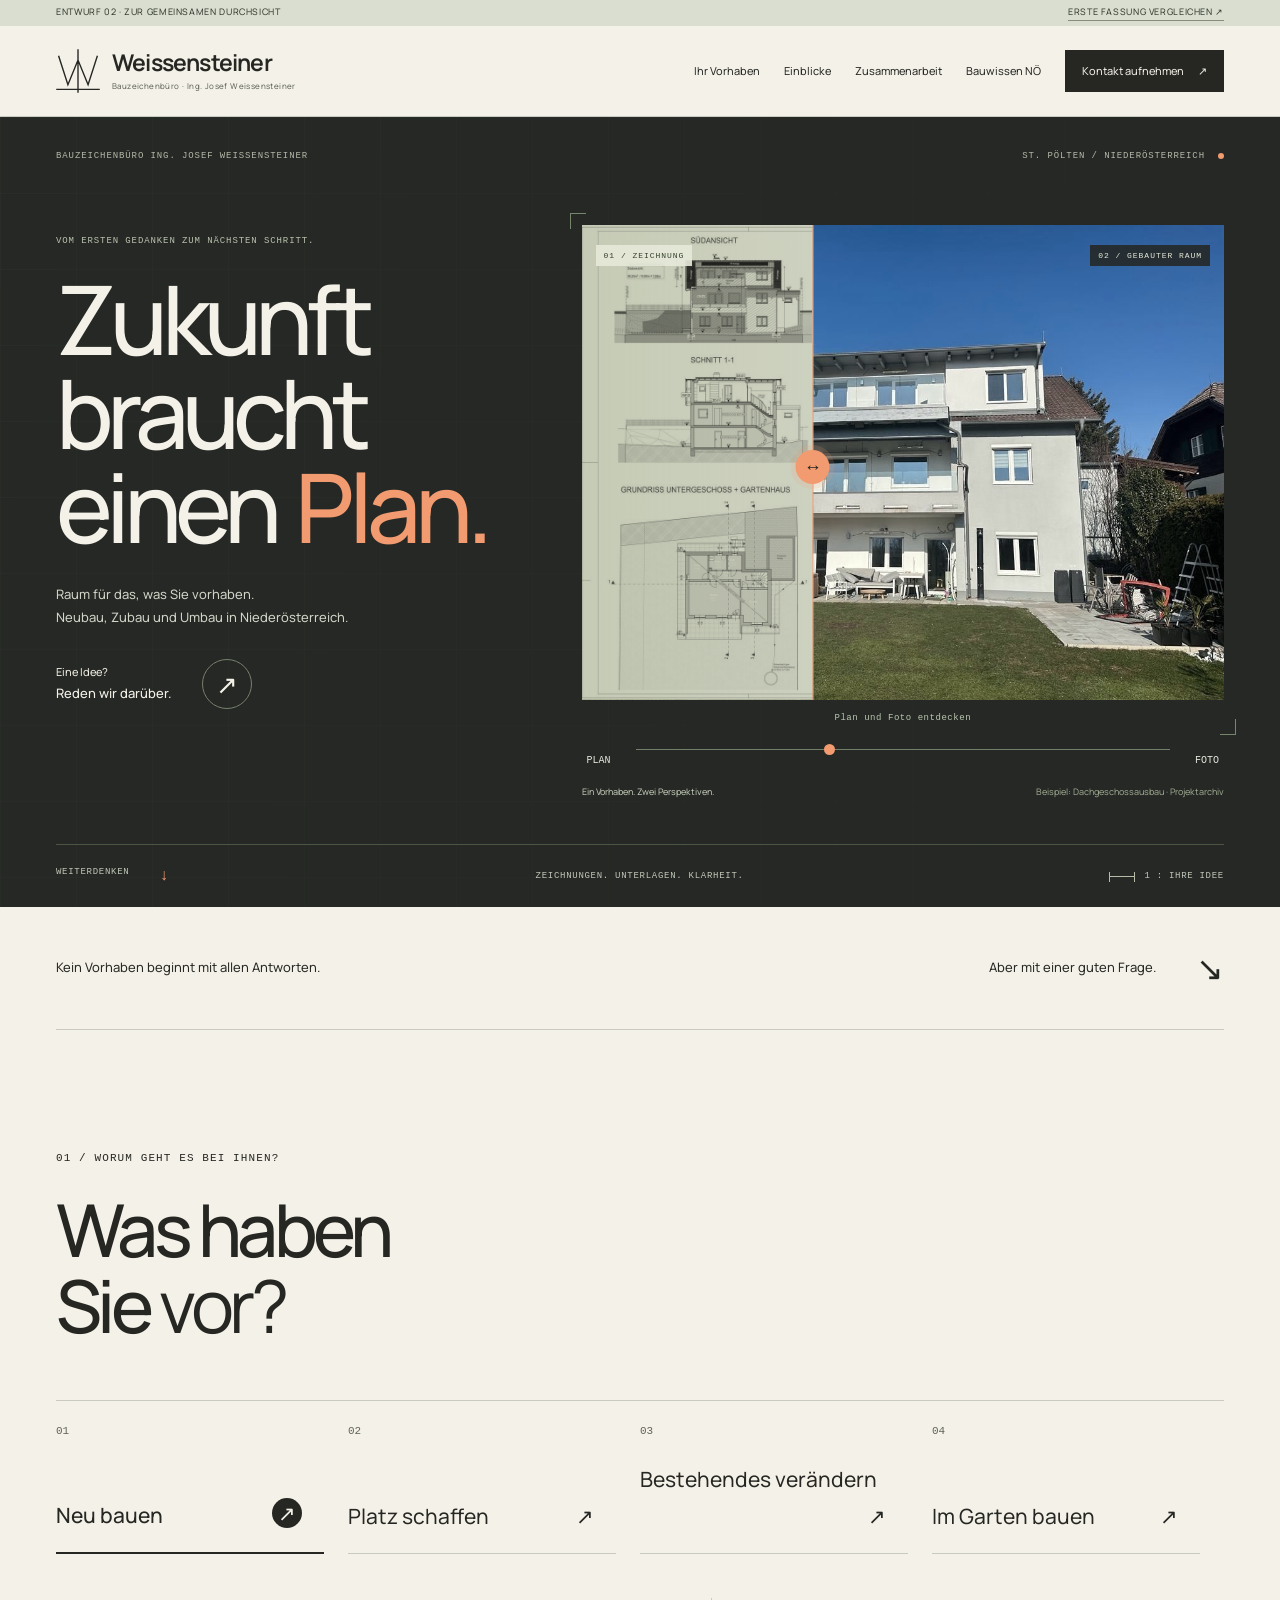
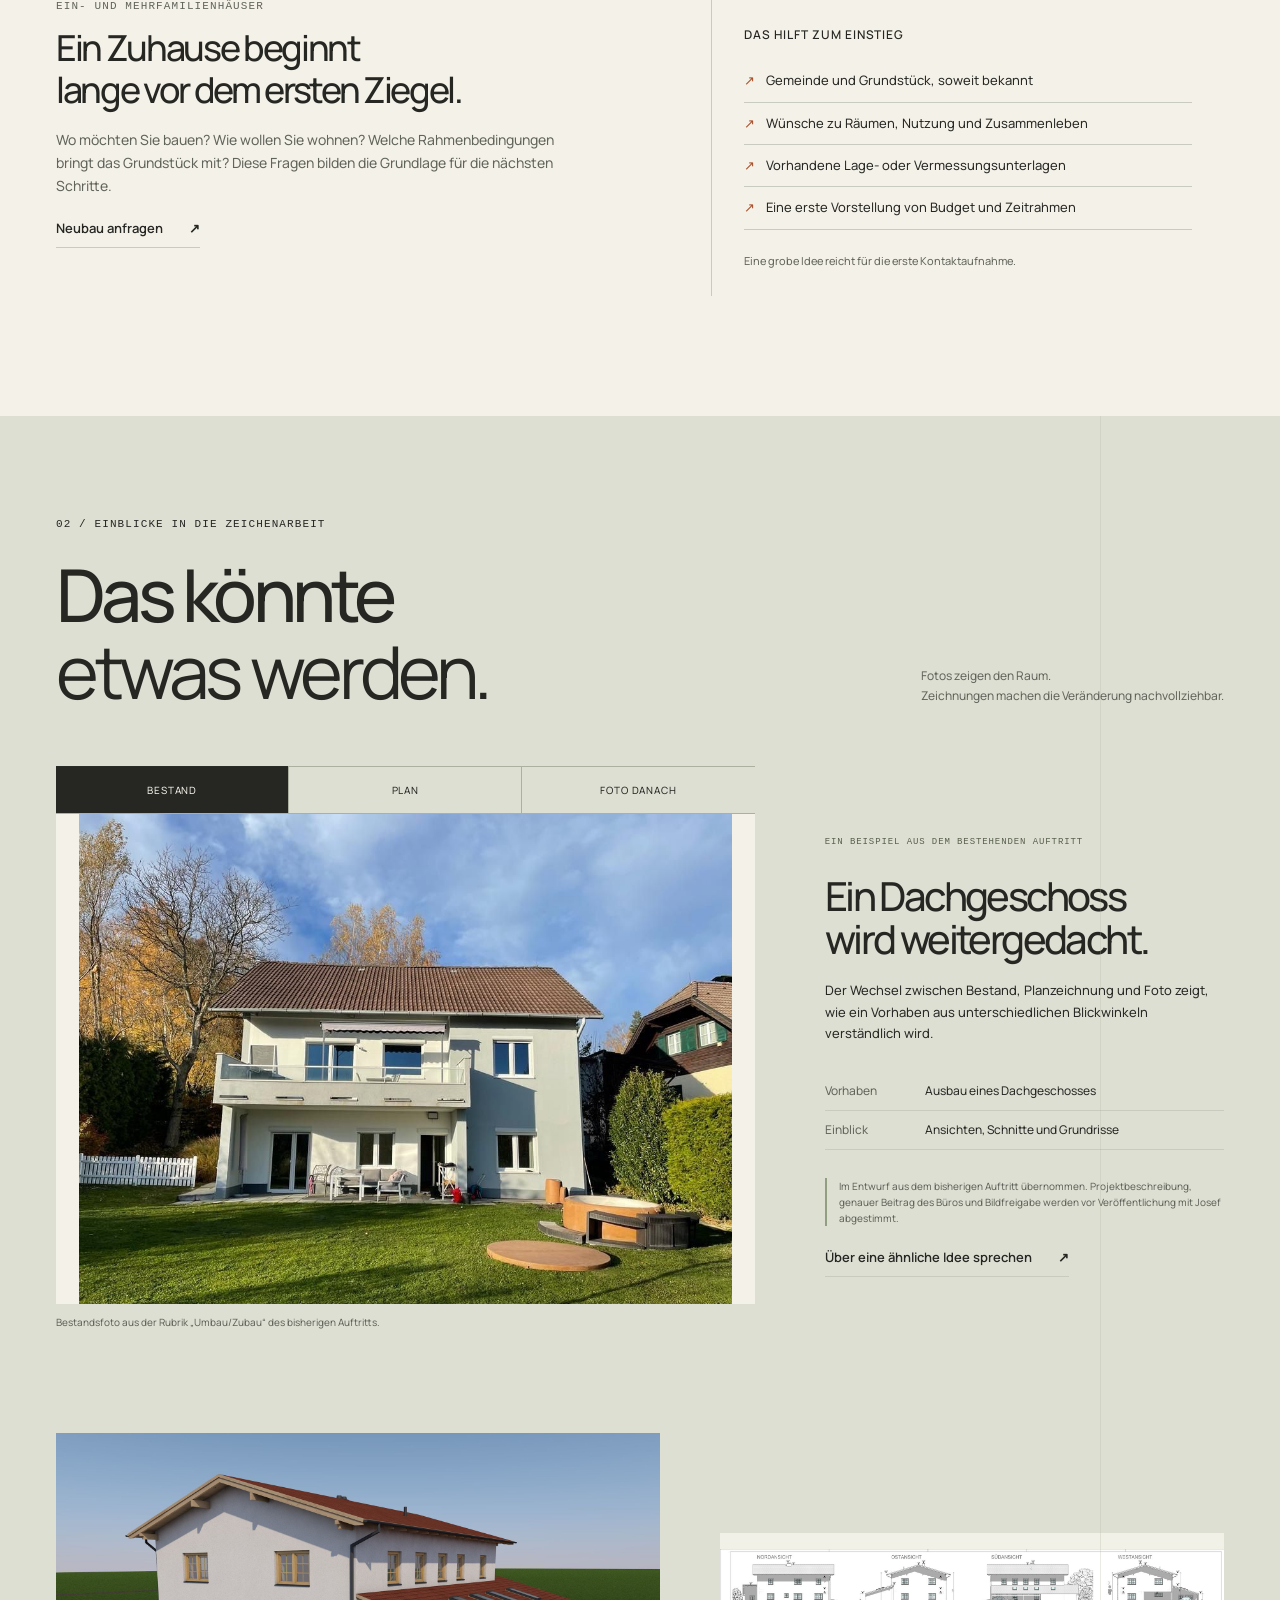
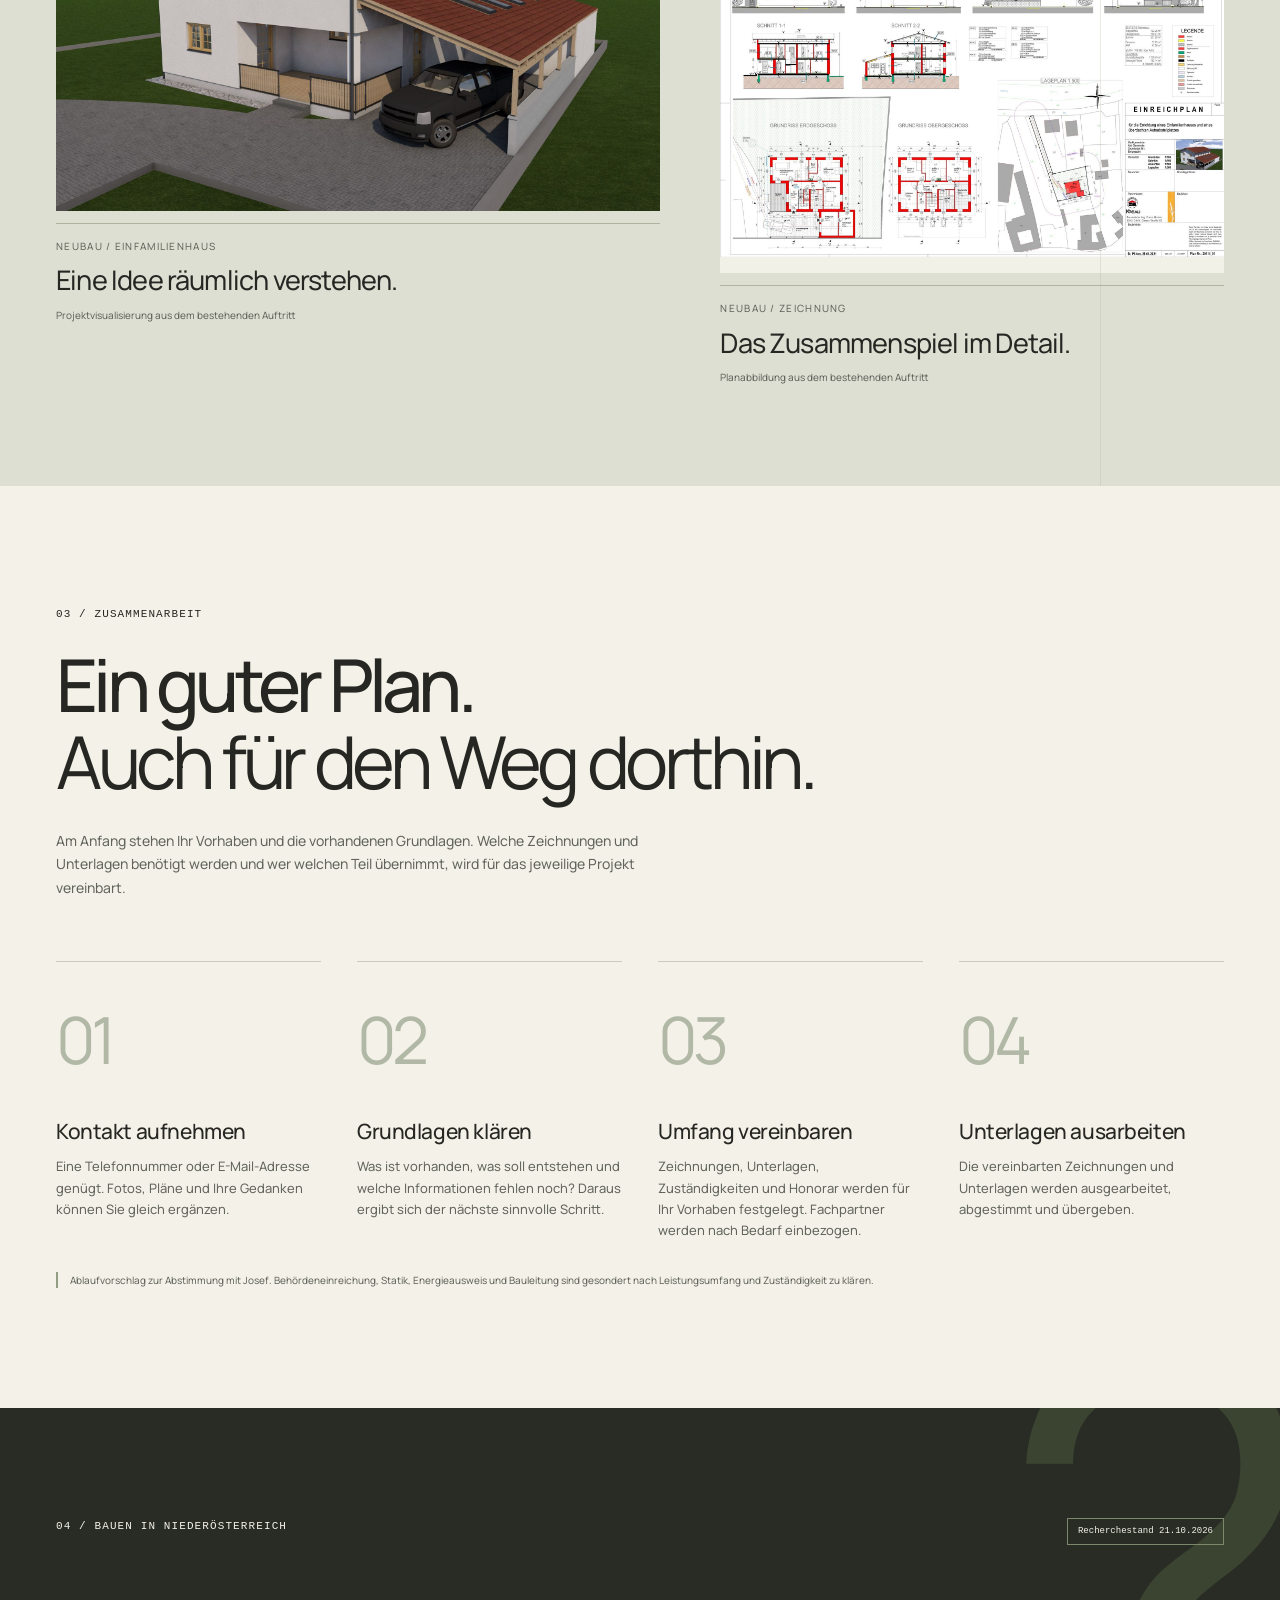
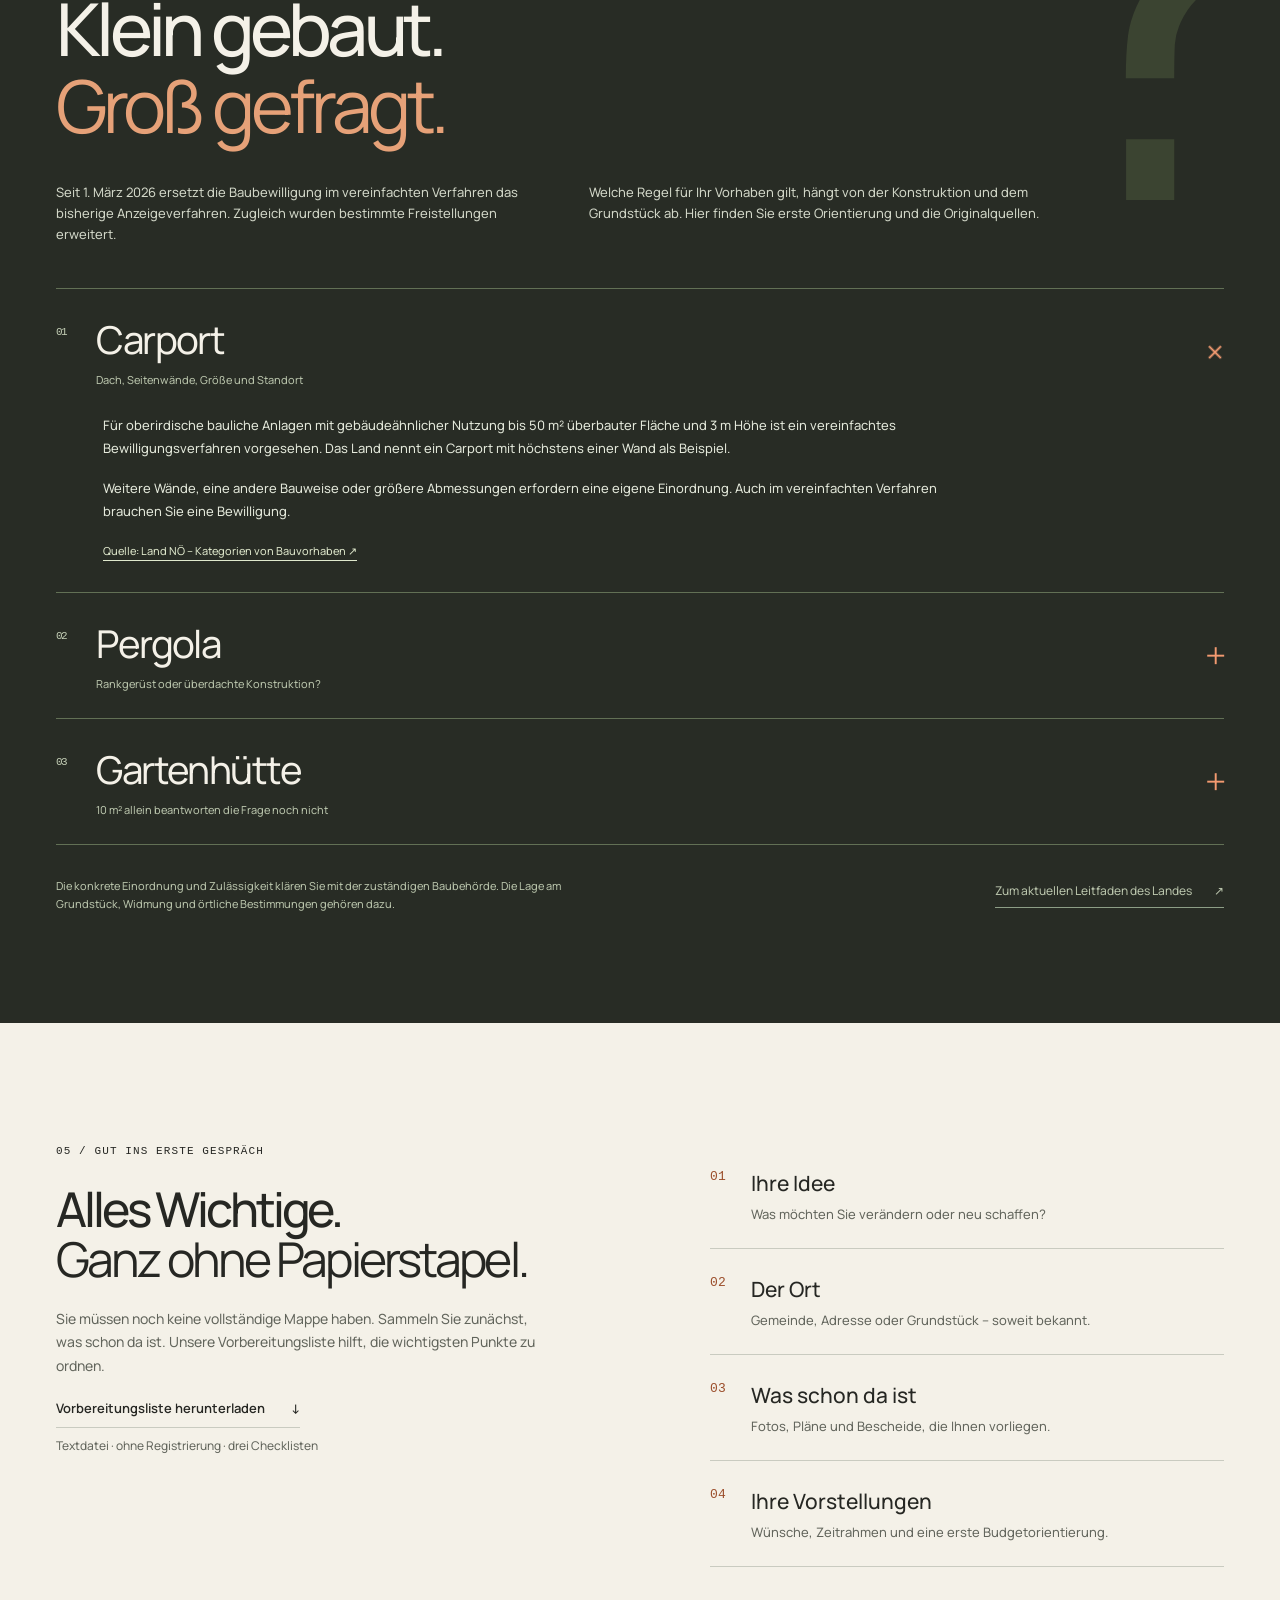
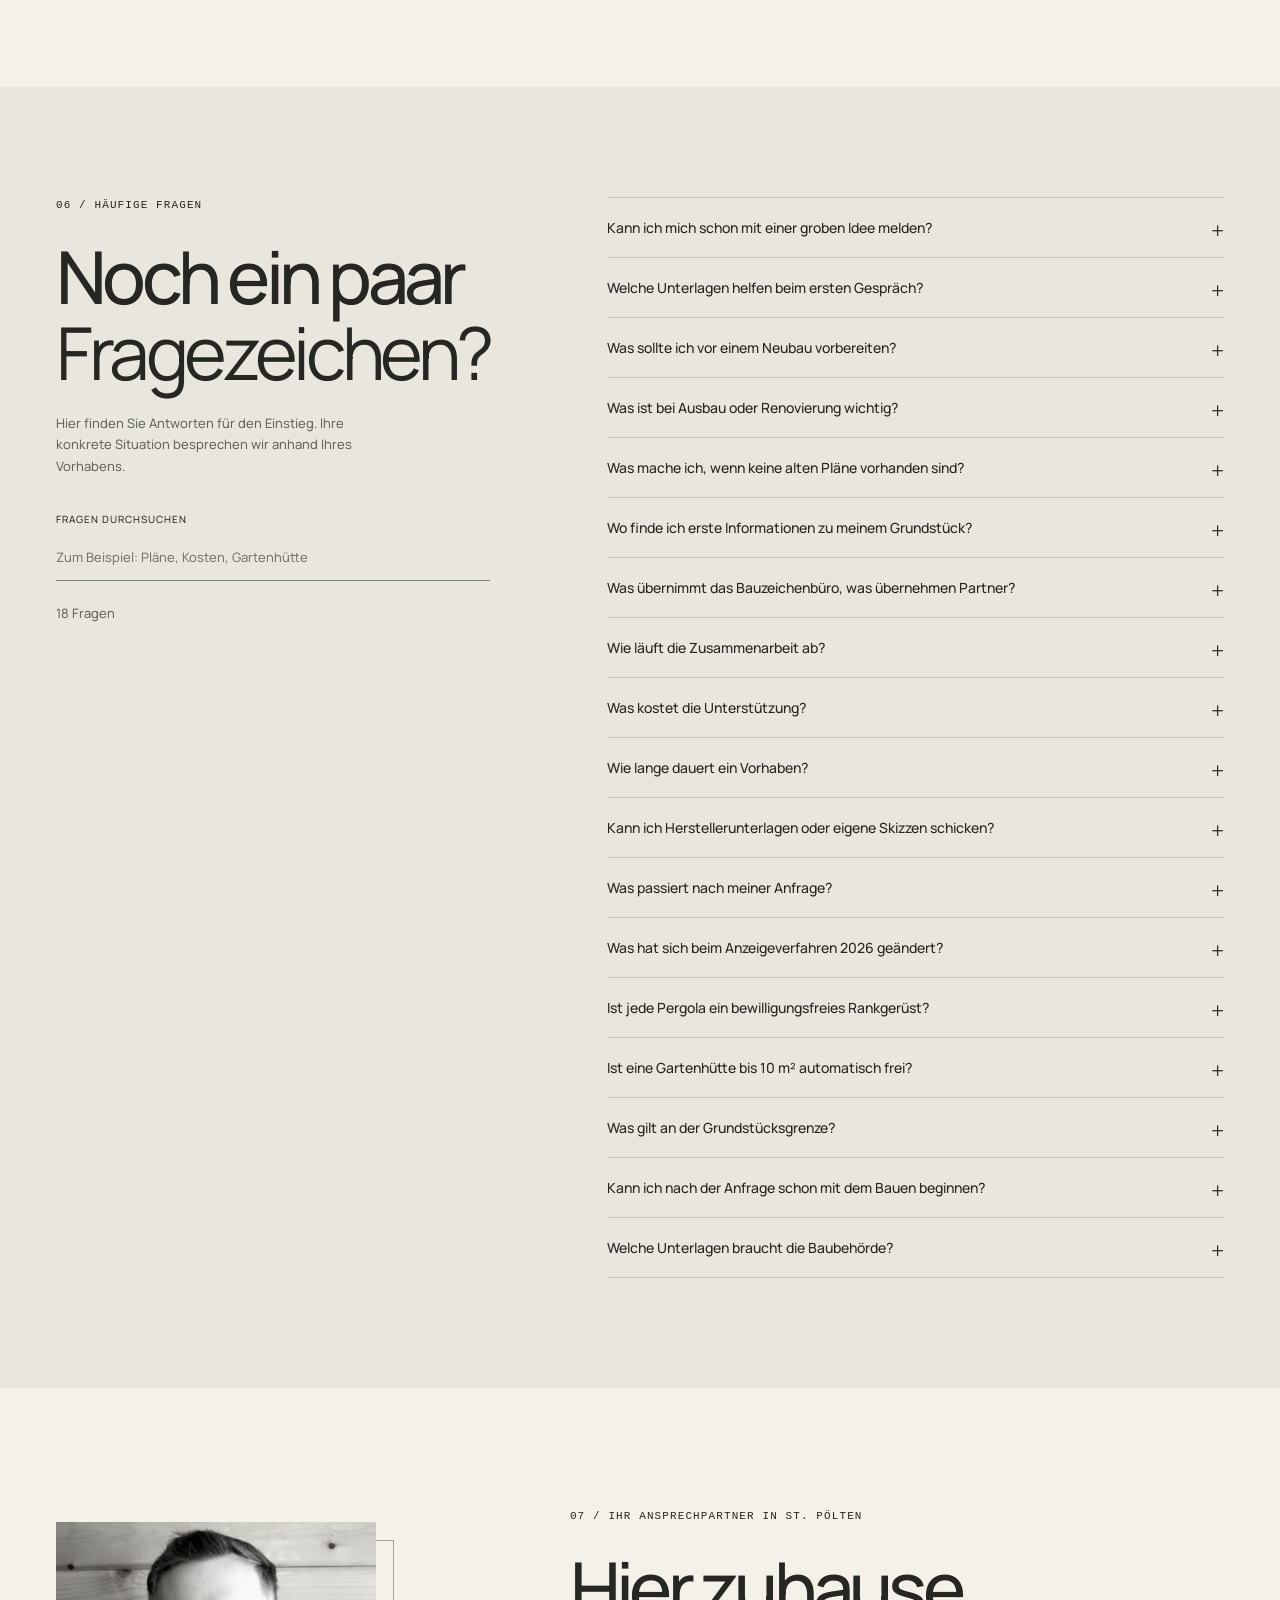
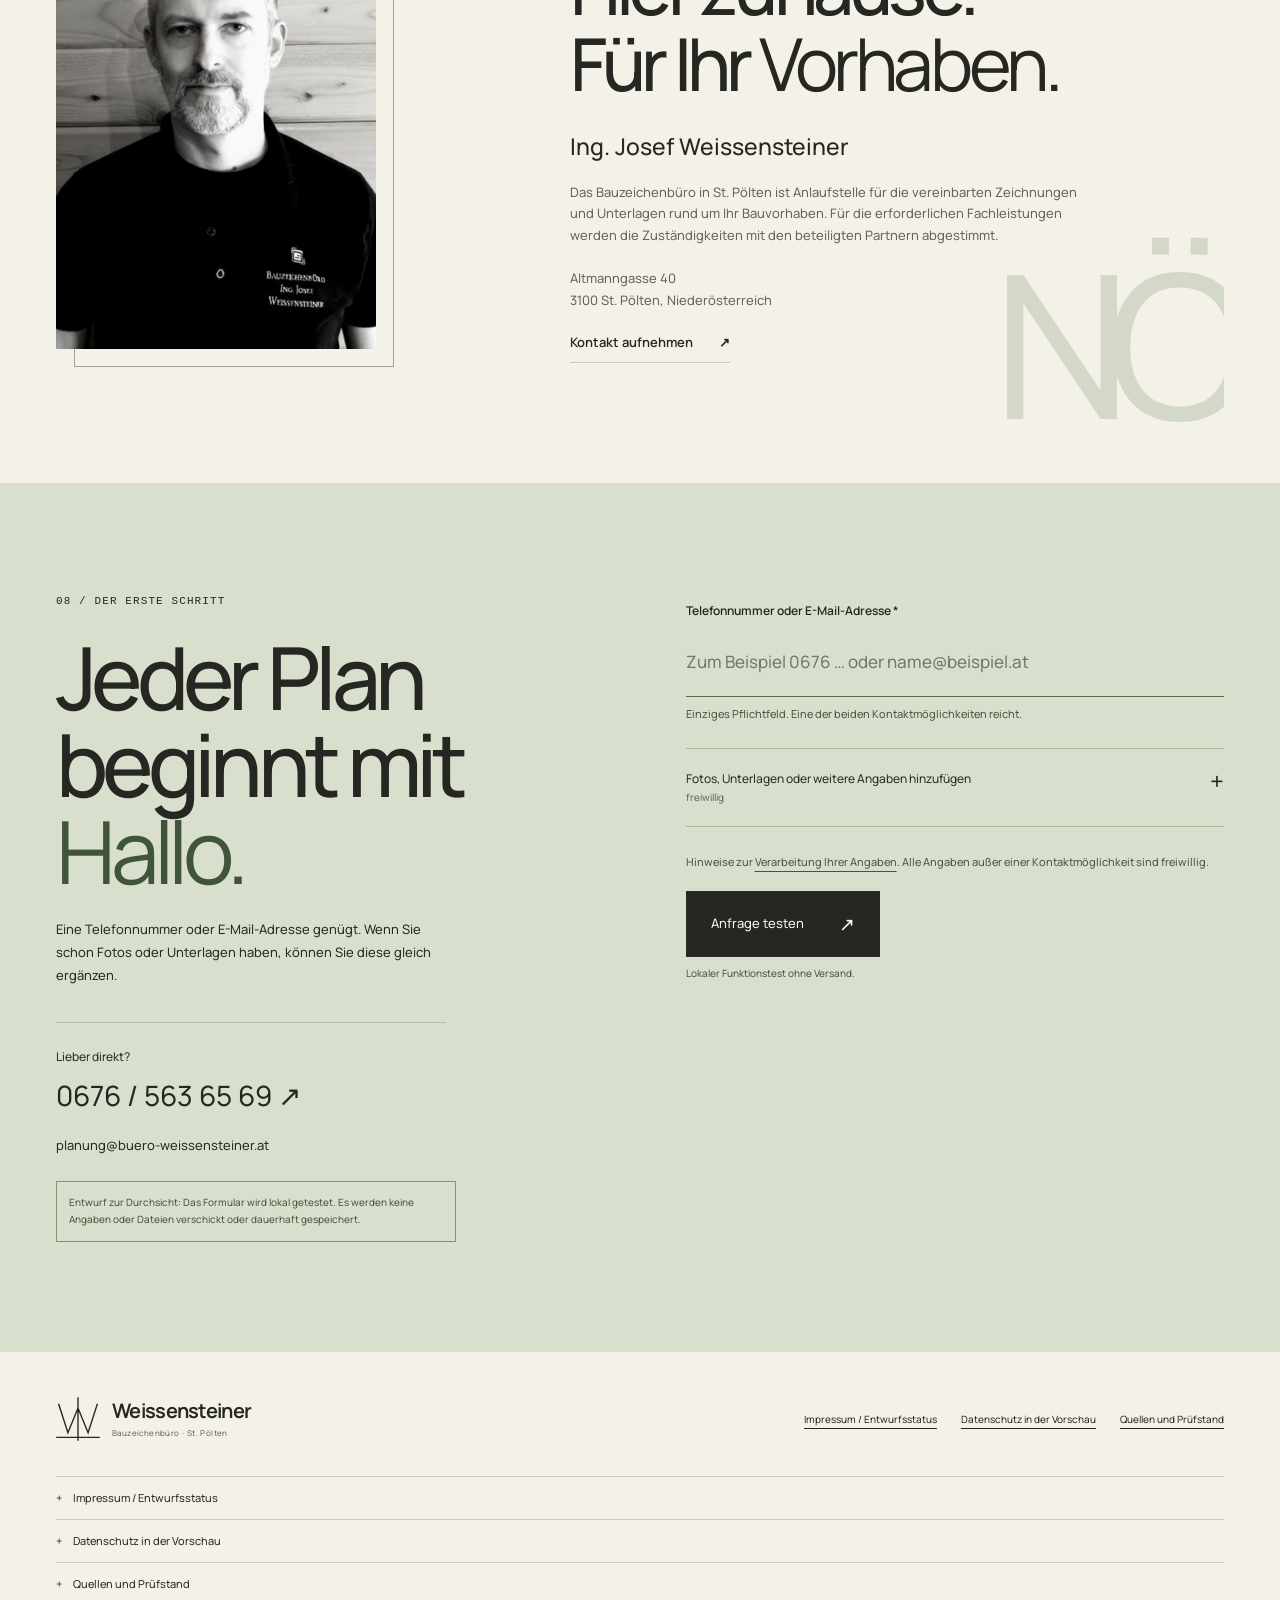
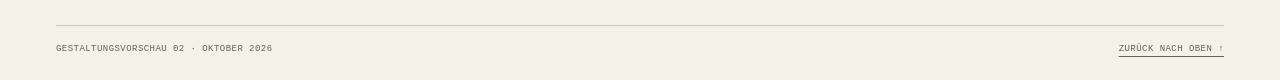
<file: index.html>
<!doctype html>
<html lang="de-AT">
<head>
  <meta charset="utf-8">
  <meta name="viewport" content="width=device-width,initial-scale=1">
  <meta name="robots" content="noindex,nofollow">
  <meta name="description" content="Gestaltungsvorschau für Bauzeichenbüro Ing. Josef Weissensteiner: Bauvorhaben in Niederösterreich, Vorbereitung, Arbeitsweise und Kontakt.">
  <meta name="theme-color" content="#242522">
  <title>Bauvorhaben in Niederösterreich · Weissensteiner | Entwurf</title>
  <link rel="stylesheet" href="style.css?v=20261021-2">
  <link rel="stylesheet" href="atelier.css?v=20261021-2">
  <link rel="icon" href="favicon.svg" type="image/svg+xml">
  <script src="form-rules.js?v=20261021-2" defer></script>
  <script src="app.js?v=20261021-2" defer></script>
  <script src="atelier.js?v=20261021-2" defer></script>
</head>
<body>
  <a class="skip-link" href="#inhalt">Zum Inhalt</a>
  <div class="draft-bar"><span>Entwurf 02 · zur gemeinsamen Durchsicht</span><a href="v1/">Erste Fassung vergleichen ↗</a></div>
  <header class="header">
    <a class="brand" href="#start" aria-label="Weissensteiner – Startseite"><span class="brand-mark" aria-hidden="true"><svg viewBox="0 0 48 48"><path d="M3 8 13 39 24 12 35 39 45 8 M1 44H47 M24 1V47"></path></svg></span><span><strong>Weissensteiner</strong><small>Bauzeichenbüro · Ing. Josef Weissensteiner</small></span></a>
    <button class="menu-toggle" type="button" aria-controls="navigation" aria-expanded="false">Menü <span aria-hidden="true">☰</span></button>
    <nav id="navigation" aria-label="Hauptnavigation"><a href="#vorhaben">Ihr Vorhaben</a><a href="#projekte">Einblicke</a><a href="#ablauf">Zusammenarbeit</a><a href="#wissen">Bauwissen NÖ</a><a class="nav-contact" href="#kontakt">Kontakt aufnehmen <span aria-hidden="true">↗</span></a></nav>
  </header>
  <main id="inhalt">
    <section id="start" class="atelier-hero">
      <div class="hero-grid" aria-hidden="true"></div>
      <div class="hero-topline"><span>Bauzeichenbüro Ing. Josef Weissensteiner</span><span>St. Pölten / Niederösterreich <i aria-hidden="true"></i></span></div>
      <div class="hero-editorial"><p class="eyebrow">Vom ersten Gedanken zum nächsten Schritt.</p><h1>Zukunft<br>braucht<br>einen <em>Plan.</em></h1><p>Raum für das, was Sie vorhaben.<br>Neubau, Zubau und Umbau in Niederösterreich.</p><a class="hero-cta" href="#kontakt"><span>Eine Idee?<br><strong>Reden wir darüber.</strong></span><span class="circle-arrow" aria-hidden="true">↗</span></a></div>
      <figure class="drawing-scene" style="--drawing:36%">
        <div class="scene-corner corner-tl" aria-hidden="true"></div><div class="scene-corner corner-br" aria-hidden="true"></div>
        <div class="scene-images"><img class="scene-photo" src="assets/umbau-entwurf.jpg" alt="Wohnhaus nach dem Dachgeschossausbau, Foto aus dem bisherigen Projektauftritt" width="1024" height="768" fetchpriority="high"><div class="scene-plan"><img src="assets/umbau-plan.jpg" alt="Zugehöriges Planblatt mit Ansichten, Schnitten und Grundrissen" width="1920" height="1086"></div><div class="drawing-divider" aria-hidden="true"><span>↔</span></div><span class="scene-tag scene-tag-plan" aria-hidden="true">01 / Zeichnung</span><span class="scene-tag scene-tag-photo" aria-hidden="true">02 / Gebauter Raum</span></div>
        <div class="scene-controls"><button type="button" data-drawing="100">Plan</button><label class="drawing-label" for="drawing-range"><span>Plan und Foto entdecken</span><input id="drawing-range" type="range" min="0" max="100" value="36" aria-valuetext="36 Prozent Plan, 64 Prozent Foto"></label><button type="button" data-drawing="0">Foto</button></div>
        <figcaption>Ein Vorhaben. Zwei Perspektiven. <span>Beispiel: Dachgeschossausbau · Projektarchiv</span></figcaption>
      </figure>
      <div class="hero-bottom"><a href="#vorhaben">Weiterdenken <span aria-hidden="true">↓</span></a><span>Zeichnungen. Unterlagen. Klarheit.</span><span class="drawing-scale" aria-hidden="true">1 : Ihre Idee</span></div>
    </section>
    <div class="intro-line wrap"><span>Kein Vorhaben beginnt mit allen Antworten.</span><span>Aber mit einer guten Frage. <span aria-hidden="true">↘</span></span></div>

    <section id="vorhaben" class="section wrap">
      <div class="section-head"><p class="eyebrow">01 / Worum geht es bei Ihnen?</p><h2>Was haben<br>Sie <em>vor?</em></h2></div>
      <div class="intent-tabs" role="tablist" aria-label="Art Ihres Bauvorhabens">
        <button id="tab-neubau" role="tab" aria-selected="true" aria-controls="panel-neubau" type="button"><span>01</span>Neu bauen<span aria-hidden="true">↗</span></button>
        <button id="tab-zubau" role="tab" aria-selected="false" aria-controls="panel-zubau" tabindex="-1" type="button"><span>02</span>Platz schaffen<span aria-hidden="true">↗</span></button>
        <button id="tab-umbau" role="tab" aria-selected="false" aria-controls="panel-umbau" tabindex="-1" type="button"><span>03</span>Bestehendes verändern<span aria-hidden="true">↗</span></button>
        <button id="tab-aussen" role="tab" aria-selected="false" aria-controls="panel-aussen" tabindex="-1" type="button"><span>04</span>Im Garten bauen<span aria-hidden="true">↗</span></button>
      </div>
      <div class="intent-panel" id="panel-neubau" role="tabpanel" aria-labelledby="tab-neubau" tabindex="0"><div><p class="eyebrow">Ein- und Mehrfamilienhäuser</p><h3>Ein Zuhause beginnt<br>lange vor dem ersten Ziegel.</h3><p>Wo möchten Sie bauen? Wie wollen Sie wohnen? Welche Rahmenbedingungen bringt das Grundstück mit? Diese Fragen bilden die Grundlage für die nächsten Schritte.</p><a class="text-link" href="#kontakt" data-intent="Neubau">Neubau anfragen <span aria-hidden="true">↗</span></a></div><div class="prep-card"><h4>Das hilft zum Einstieg</h4><ul class="check-list"><li>Gemeinde und Grundstück, soweit bekannt</li><li>Wünsche zu Räumen, Nutzung und Zusammenleben</li><li>Vorhandene Lage- oder Vermessungsunterlagen</li><li>Eine erste Vorstellung von Budget und Zeitrahmen</li></ul><span class="small">Eine grobe Idee reicht für die erste Kontaktaufnahme.</span></div></div>
      <div class="intent-panel" id="panel-zubau" role="tabpanel" aria-labelledby="tab-zubau" tabindex="0" hidden><div><p class="eyebrow">Zubau · Dachausbau · Aufstockung</p><h3>Mehr Möglichkeiten<br>im vertrauten Zuhause.</h3><p>Ein zusätzlicher Raum, eine weitere Wohnung oder ein ausgebauter Dachboden: Im ersten Schritt geht es darum, den Bestand und Ihre gewünschte Veränderung zusammenzubringen.</p><a class="text-link" href="#kontakt" data-intent="Zubau / Ausbau">Zubau oder Ausbau anfragen <span aria-hidden="true">↗</span></a></div><div class="prep-card"><h4>Das hilft zum Einstieg</h4><ul class="check-list"><li>Bestandspläne und frühere Baubescheide, wenn vorhanden</li><li>Fotos des Hauses und der betroffenen Räume</li><li>Eine Skizze oder kurze Beschreibung Ihrer Idee</li><li>Hinweise zu bisheriger und geplanter Raumnutzung</li></ul><span class="small">Fehlende Unterlagen können im Gespräch geklärt werden.</span></div></div>
      <div class="intent-panel" id="panel-umbau" role="tabpanel" aria-labelledby="tab-umbau" tabindex="0" hidden><div><p class="eyebrow">Umbau · Renovierung · Nutzungsänderung</p><h3>Das Bestehende<br>neu betrachten.</h3><p>Eine Oberfläche erneuern, einen Grundriss verändern oder Räume anders nutzen: Entscheidend ist, was genau verändert werden soll. Fotos und vorhandene Pläne machen die Ausgangslage verständlich.</p><a class="text-link" href="#kontakt" data-intent="Umbau / Renovierung">Umbau oder Renovierung anfragen <span aria-hidden="true">↗</span></a></div><div class="prep-card"><h4>Das hilft zum Einstieg</h4><ul class="check-list"><li>Geplante Änderungen markieren oder beschreiben</li><li>Vorhandene Grundrisse und Bescheide bereithalten</li><li>Betroffene Wände, Fenster, Dach oder Nutzung benennen</li><li>Übersichts- und Detailfotos ergänzen</li></ul><span class="small">Welche Unterlagen erforderlich sind, hängt vom Eingriff ab.</span></div></div>
      <div class="intent-panel" id="panel-aussen" role="tabpanel" aria-labelledby="tab-aussen" tabindex="0" hidden><div><p class="eyebrow">Carport · Pergola · Gartenhütte</p><h3>Auch kleine Vorhaben<br>verdienen einen klaren Anfang.</h3><p>Größe, Dach, Seitenwände und Standort sind für die Einordnung wichtig. Die Verkaufsbezeichnung allein sagt wenig darüber aus, welches Verfahren erforderlich ist.</p><a class="text-link" href="#wissen">Die NÖ-Regeln kennenlernen <span aria-hidden="true">↓</span></a><a class="text-link" href="#kontakt" data-intent="Kleines Bauvorhaben">Mein Vorhaben anfragen <span aria-hidden="true">↗</span></a></div><div class="prep-card"><h4>Das hilft zum Einstieg</h4><ul class="check-list"><li>Länge, Breite und Höhe</li><li>Produktblatt oder Skizze mit Dach und Seitenwänden</li><li>Foto des vorgesehenen Standorts</li><li>Lage zu Haus, Straße und Grundstücksgrenzen</li></ul><span class="small">NÖ-Erstinformation mit Rechtsstand 21.10.2026.</span></div></div>
    </section>

    <section id="projekte" class="project-section">
      <div class="wrap"><div class="section-head project-heading"><div><p class="eyebrow">02 / Einblicke in die Zeichenarbeit</p><h2>Das könnte<br><em>etwas werden.</em></h2></div><p>Fotos zeigen den Raum.<br>Zeichnungen machen die Veränderung nachvollziehbar.</p></div>
      <div class="project-layout"><div class="project-view"><div class="project-controls" role="group" aria-label="Projektansicht auswählen"><button type="button" aria-pressed="true" data-project-view="bestand">Bestand</button><button type="button" aria-pressed="false" data-project-view="plan">Plan</button><button type="button" aria-pressed="false" data-project-view="foto">Foto danach</button></div><figure><img id="project-image" src="assets/umbau-bestand.jpg" alt="Wohnhaus vor dem Dachausbau, Foto aus dem bestehenden Projektauftritt" width="1024" height="768" loading="lazy"><figcaption id="project-caption" aria-live="polite">Bestandsfoto aus der Rubrik „Umbau/Zubau“ des bisherigen Auftritts.</figcaption></figure></div><div class="project-text"><p class="eyebrow">Ein Beispiel aus dem bestehenden Auftritt</p><h3>Ein Dachgeschoss<br>wird weitergedacht.</h3><p>Der Wechsel zwischen Bestand, Planzeichnung und Foto zeigt, wie ein Vorhaben aus unterschiedlichen Blickwinkeln verständlich wird.</p><dl><div><dt>Vorhaben</dt><dd>Ausbau eines Dachgeschosses</dd></div><div><dt>Einblick</dt><dd>Ansichten, Schnitte und Grundrisse</dd></div></dl><p class="editor-note">Im Entwurf aus dem bisherigen Auftritt übernommen. Projektbeschreibung, genauer Beitrag des Büros und Bildfreigabe werden vor Veröffentlichung mit Josef abgestimmt.</p><a class="text-link" href="#kontakt" data-intent="Zubau / Ausbau">Über eine ähnliche Idee sprechen <span aria-hidden="true">↗</span></a></div></div>
      <div class="project-secondary"><figure><img src="assets/haus-ansicht.jpg" width="1920" height="1200" alt="Dreidimensionale Visualisierung eines Einfamilienhauses aus der bisherigen Neubau-Galerie" loading="lazy"><figcaption><span>Neubau / Einfamilienhaus</span><strong>Eine Idee räumlich verstehen.</strong><span>Projektvisualisierung aus dem bestehenden Auftritt</span></figcaption></figure><figure><img src="assets/neubau-plan.jpg" width="1920" height="1176" alt="Planblatt mit Grundrissen und Ansichten eines Einfamilienhauses aus der bisherigen Neubau-Galerie" loading="lazy"><figcaption><span>Neubau / Zeichnung</span><strong>Das Zusammenspiel im Detail.</strong><span>Planabbildung aus dem bestehenden Auftritt</span></figcaption></figure></div>
      </div>
    </section>

    <section id="ablauf" class="section wrap">
      <div class="section-head"><p class="eyebrow">03 / Zusammenarbeit</p><h2>Ein guter Plan.<br><em>Auch für den Weg dorthin.</em></h2><p class="section-intro">Am Anfang stehen Ihr Vorhaben und die vorhandenen Grundlagen. Welche Zeichnungen und Unterlagen benötigt werden und wer welchen Teil übernimmt, wird für das jeweilige Projekt vereinbart.</p></div>
      <ol class="steps"><li><span>01</span><h3>Kontakt aufnehmen</h3><p>Eine Telefonnummer oder E-Mail-Adresse genügt. Fotos, Pläne und Ihre Gedanken können Sie gleich ergänzen.</p></li><li><span>02</span><h3>Grundlagen klären</h3><p>Was ist vorhanden, was soll entstehen und welche Informationen fehlen noch? Daraus ergibt sich der nächste sinnvolle Schritt.</p></li><li><span>03</span><h3>Umfang vereinbaren</h3><p>Zeichnungen, Unterlagen, Zuständigkeiten und Honorar werden für Ihr Vorhaben festgelegt. Fachpartner werden nach Bedarf einbezogen.</p></li><li><span>04</span><h3>Unterlagen ausarbeiten</h3><p>Die vereinbarten Zeichnungen und Unterlagen werden ausgearbeitet, abgestimmt und übergeben.</p></li></ol>
      <p class="editor-note">Ablaufvorschlag zur Abstimmung mit Josef. Behördeneinreichung, Statik, Energieausweis und Bauleitung sind gesondert nach Leistungsumfang und Zuständigkeit zu klären.</p>
    </section>

    <section id="wissen" class="law-section">
      <div class="wrap"><div class="law-heading"><p class="eyebrow">04 / Bauen in Niederösterreich</p><span class="source-date">Recherchestand 21.10.2026</span></div><h2>Klein gebaut.<br><em>Groß gefragt.</em></h2><div class="law-intro"><p>Seit 1. März 2026 ersetzt die Baubewilligung im vereinfachten Verfahren das bisherige Anzeigeverfahren. Zugleich wurden bestimmte Freistellungen erweitert.</p><p>Welche Regel für Ihr Vorhaben gilt, hängt von der Konstruktion und dem Grundstück ab. Hier finden Sie erste Orientierung und die Originalquellen.</p></div>
      <div class="law-items">
        <details open><summary><span class="law-number">01</span><span>Carport<small>Dach, Seitenwände, Größe und Standort</small></span><span class="expand" aria-hidden="true">+</span></summary><div class="law-detail"><p>Für oberirdische bauliche Anlagen mit gebäudeähnlicher Nutzung bis 50 m² überbauter Fläche und 3 m Höhe ist ein vereinfachtes Bewilligungsverfahren vorgesehen. Das Land nennt ein Carport mit höchstens einer Wand als Beispiel.</p><p>Weitere Wände, eine andere Bauweise oder größere Abmessungen erfordern eine eigene Einordnung. Auch im vereinfachten Verfahren brauchen Sie eine Bewilligung.</p><a href="https://www.noe.gv.at/noe/Bauen-Neubau/Bauordnung_2014.html" target="_blank" rel="noopener noreferrer">Quelle: Land NÖ – Kategorien von Bauvorhaben ↗</a></div></details>
        <details><summary><span class="law-number">02</span><span>Pergola<small>Rankgerüst oder überdachte Konstruktion?</small></span><span class="expand" aria-hidden="true">+</span></summary><div class="law-detail"><p>Freistehende Rankgerüste sind außerhalb von Schutzzonen und Altortgebieten bewilligungs- und meldefrei. Eine im Handel als „Pergola“ angebotene Anlage kann konstruktiv etwas anderes sein.</p><p>Ein festes Dach, Lamellen, Seitenwände oder der Anschluss an ein Haus sind deshalb genau zu beschreiben. Ein Produktblatt und ein Foto des Standorts helfen bei der Einordnung.</p><a href="https://www.ris.bka.gv.at/NormDokument.wxe?Abfrage=LrNO&amp;Gesetzesnummer=20001079&amp;Paragraf=17&amp;ShowPrintPreview=True" target="_blank" rel="noopener noreferrer">Quelle: § 17 Z 9 NÖ Bauordnung ↗</a></div></details>
        <details><summary><span class="law-number">03</span><span>Gartenhütte<small>10 m² allein beantworten die Frage noch nicht</small></span><span class="expand" aria-hidden="true">+</span></summary><div class="law-detail"><p>Die Freistellung gilt für jeweils eine Gartenhütte und ein Gewächshaus pro Wohnung mit zugeordneter Gartenfläche bei einem Wohngebäude. Dabei müssen alle folgenden Voraussetzungen erfüllt sein:</p><ul><li>jeweils höchstens 10 m² überbaute Fläche und höchstens 3 m Höhe,</li><li>außerhalb von Schutzzonen und des vorderen Bauwichs,</li><li>nicht im Bauland-Sondergebiet.</li></ul><p>Für andere Fälle und insbesondere Kleingärten sind die jeweiligen Vorschriften gesondert zu prüfen. Auch ein freies Vorhaben muss die sonstigen maßgeblichen Bestimmungen einhalten.</p><a href="https://www.ris.bka.gv.at/NormDokument.wxe?Abfrage=LrNO&amp;Gesetzesnummer=20001079&amp;Paragraf=17&amp;ShowPrintPreview=True" target="_blank" rel="noopener noreferrer">Quelle: § 17 Z 8 NÖ Bauordnung ↗</a></div></details>
      </div>
      <div class="law-foot"><p>Die konkrete Einordnung und Zulässigkeit klären Sie mit der zuständigen Baubehörde. Die Lage am Grundstück, Widmung und örtliche Bestimmungen gehören dazu.</p><a class="light-link" href="https://www.noe.gv.at/noe/Bauen-Neubau/Leitfaden_zum_NOe_Sanierungsvereinfachungsgesetz.html" target="_blank" rel="noopener noreferrer">Zum aktuellen Leitfaden des Landes <span aria-hidden="true">↗</span></a></div></div>
    </section>

    <section id="vorbereitung" class="section wrap prep-section"><div><p class="eyebrow">05 / Gut ins erste Gespräch</p><h2>Alles Wichtige.<br><em>Ganz ohne Papierstapel.</em></h2><p>Sie müssen noch keine vollständige Mappe haben. Sammeln Sie zunächst, was schon da ist. Unsere Vorbereitungsliste hilft, die wichtigsten Punkte zu ordnen.</p><a class="text-link" href="vorbereitung.txt" download>Vorbereitungsliste herunterladen <span aria-hidden="true">↓</span></a><span class="small">Textdatei · ohne Registrierung · drei Checklisten</span></div><div class="prep-list"><div><span>01</span><p><strong>Ihre Idee</strong>Was möchten Sie verändern oder neu schaffen?</p></div><div><span>02</span><p><strong>Der Ort</strong>Gemeinde, Adresse oder Grundstück – soweit bekannt.</p></div><div><span>03</span><p><strong>Was schon da ist</strong>Fotos, Pläne und Bescheide, die Ihnen vorliegen.</p></div><div><span>04</span><p><strong>Ihre Vorstellungen</strong>Wünsche, Zeitrahmen und eine erste Budgetorientierung.</p></div></div></section>

    <section id="fragen" class="faq-section"><div class="wrap faq-layout"><div class="faq-intro"><p class="eyebrow">06 / Häufige Fragen</p><h2>Noch ein paar<br><em>Fragezeichen?</em></h2><p>Hier finden Sie Antworten für den Einstieg. Ihre konkrete Situation besprechen wir anhand Ihres Vorhabens.</p><label for="faq-search">Fragen durchsuchen</label><input id="faq-search" type="search" placeholder="Zum Beispiel: Pläne, Kosten, Gartenhütte"><p id="faq-count" class="small" aria-live="polite">18 Fragen</p></div><div class="faq-list" id="faq-list">
      <details><summary>Kann ich mich schon mit einer groben Idee melden?</summary><p>Ja. Für die Kontaktaufnahme genügt eine Telefonnummer oder E-Mail-Adresse. Sie können Ihr Vorhaben kurz beschreiben und vorhandene Unterlagen ergänzen. Alles Weitere lässt sich anschließend klären.</p></details>
      <details><summary>Welche Unterlagen helfen beim ersten Gespräch?</summary><p>Hilfreich sind der Ort des Vorhabens, eine kurze Beschreibung Ihrer Wünsche sowie vorhandene Pläne, Bescheide und Fotos. Auch ein gewünschter Zeitrahmen und eine grobe Budgetvorstellung helfen. Diese Angaben sind beim ersten Kontakt freiwillig.</p></details>
      <details><summary>Was sollte ich vor einem Neubau vorbereiten?</summary><p>Halten Sie vorhandene Grundstücksinformationen und Lage- oder Vermessungsunterlagen bereit. Notieren Sie, wie Sie wohnen möchten: benötigte Räume, Anzahl der Bewohner, besondere Anforderungen und mögliche spätere Veränderungen.</p></details>
      <details><summary>Was ist bei Ausbau oder Renovierung wichtig?</summary><p>Beschreiben Sie, was bestehen bleiben und was verändert werden soll. Bestandspläne, frühere Baubescheide und Fotos helfen, die Ausgangslage zu verstehen. Ob tragende Bauteile, die Nutzung oder technische Anlagen betroffen sind, ist für die weitere Prüfung wichtig.</p></details>
      <details><summary>Was mache ich, wenn keine alten Pläne vorhanden sind?</summary><p>Beginnen Sie mit den Unterlagen und Fotos, die Sie haben. Im nächsten Schritt lässt sich klären, welche Pläne bei Eigentümern oder zuständigen Stellen verfügbar sind und ob eine Bestandsaufnahme oder Vermessung erforderlich wird.</p></details>
      <details><summary>Wo finde ich erste Informationen zu meinem Grundstück?</summary><p>Der NÖ Atlas stellt unter anderem Karten, Luftbilder und Flächenwidmungsinformationen bereit. Er hilft bei der Orientierung. Für verbindliche Auskünfte sind die maßgeblichen Unterlagen und zuständigen Stellen heranzuziehen.</p><a href="https://www.raumordnung-noe.at/gemeinden/oertliche-raumordnung/planungstools/noe-atlas" target="_blank" rel="noopener noreferrer">Zum NÖ Atlas beim Land Niederösterreich ↗</a></details>
      <details><summary>Was übernimmt das Bauzeichenbüro, was übernehmen Partner?</summary><p>Im Mittelpunkt stehen die vereinbarten Zeichenleistungen und Unterlagen. Je nach Vorhaben werden befugte Fachleute benötigt. Wer welche Leistung übernimmt und wer als Planverfasser verantwortlich ist, wird für das konkrete Projekt festgelegt.</p><p class="editor-note">Für die Endfassung: Josefs eigene Leistungen und die Rollen der Partner einzeln bestätigen.</p></details>
      <details><summary>Wie läuft die Zusammenarbeit ab?</summary><p>Der vorgesehene Ablauf führt von der Kontaktaufnahme über die Klärung der Grundlagen und des Leistungsumfangs zur Ausarbeitung der vereinbarten Zeichnungen und Unterlagen. Zuständigkeiten, Abstimmungen und Übergabe werden dazu passend festgelegt.</p><a href="#ablauf">Die vier Schritte ansehen ↓</a></details>
      <details><summary>Was kostet die Unterstützung?</summary><p>Der Aufwand hängt unter anderem vom Umfang der Aufgabe, den vorhandenen Grundlagen, gewünschten Varianten und erforderlichen Unterlagen ab. Ein Angebot sollte klar benennen, welche Leistungen enthalten sind und welche zusätzlichen Leistungen gegebenenfalls benötigt werden.</p><p class="editor-note">Honorar und mögliche Kosten einer ersten Beratung werden für die Endfassung mit Josef geklärt.</p></details>
      <details><summary>Wie lange dauert ein Vorhaben?</summary><p>Die Zeit für die Ausarbeitung, das Beschaffen fehlender Unterlagen und ein mögliches Behördenverfahren sind getrennt zu betrachten. Ein realistischer Zeitrahmen lässt sich nach Klärung der Aufgabe und der verfügbaren Grundlagen besprechen.</p></details>
      <details><summary>Kann ich Herstellerunterlagen oder eigene Skizzen schicken?</summary><p>Ja. Fotos, Skizzen und Produktunterlagen helfen dabei, Ihre Vorstellung zu verstehen. Ob diese Unterlagen für das konkrete Verfahren ausreichen oder ergänzt werden müssen, wird anschließend geprüft.</p></details>
      <details><summary>Was passiert nach meiner Anfrage?</summary><p>Vorgesehen ist, die Anfrage zu sichten und mit Ihnen den nächsten Schritt zu klären. Der Umfang einer möglichen Beauftragung wird anschließend gesondert vereinbart.</p><p class="editor-note">In diesem lokalen Entwurf wird die Anfrage ausschließlich im Browser geprüft und nicht verschickt.</p></details>
      <details><summary>Was hat sich beim Anzeigeverfahren 2026 geändert?</summary><p>Seit 1. März 2026 gibt es anstelle des bisherigen Anzeigeverfahrens eine Baubewilligung im vereinfachten Verfahren. Zusätzlich wurden einzelne Freistellungen erweitert. Für bereits anhängige Verfahren sind die Übergangsbestimmungen zu beachten.</p><a href="https://www.noe.gv.at/noe/Bauen-Neubau/Leitfaden_zum_NOe_Sanierungsvereinfachungsgesetz.html" target="_blank" rel="noopener noreferrer">Zum Leitfaden des Landes ↗</a></details>
      <details><summary>Ist jede Pergola ein bewilligungsfreies Rankgerüst?</summary><p>Die Bezeichnung allein genügt für diese Einordnung nicht. Entscheidend sind Konstruktion, Überdachung, Seitenwände, Befestigung und Standort. Freistehende Rankgerüste außerhalb von Schutzzonen und Altortgebieten sind in § 17 NÖ Bauordnung als frei genannt.</p><a href="#wissen">Die Unterschiede ansehen ↑</a></details>
      <details><summary>Ist eine Gartenhütte bis 10 m² automatisch frei?</summary><p>Es müssen zusätzlich die Höhenbegrenzung, der Bezug zu einer Wohnung mit zugeordneter Gartenfläche bei einem Wohngebäude und die Vorgaben zu Lage und Widmung erfüllt sein. Die Freistellung gilt für eine Gartenhütte und ein Gewächshaus je solcher Wohnung.</p><a href="#wissen">Alle Voraussetzungen ansehen ↑</a></details>
      <details><summary>Was gilt an der Grundstücksgrenze?</summary><p>Die Lage zu Grundstücksgrenzen muss zusammen mit dem Vorhaben, der Widmung und den örtlichen Bestimmungen betrachtet werden. Eine für alle Carports, Hütten, Zubauten oder Überdachungen gültige pauschale Abstandsangabe wäre dafür nicht ausreichend.</p></details>
      <details><summary>Kann ich nach der Anfrage schon mit dem Bauen beginnen?</summary><p>Die Kontaktaufnahme mit dem Büro ist keine Einreichung bei der Baubehörde und keine Baufreigabe. Klären Sie vor Beginn, welches Verfahren und welche weiteren Schritte für das konkrete Vorhaben erforderlich sind.</p></details>
      <details><summary>Welche Unterlagen braucht die Baubehörde?</summary><p>Das hängt vom Vorhaben und vom Verfahren ab. Das Land Niederösterreich stellt eine Musterbaubeschreibung und eine Checkliste bereit. Welche Unterlagen in Ihrem Fall erforderlich sind, ist anhand des konkreten Vorhabens zu klären.</p><a href="https://www.noe.gv.at/noe/Bauen-Neubau/BaubeschreibungMusterfuerEinreichung.html" target="_blank" rel="noopener noreferrer">Zu Muster und Checkliste des Landes ↗</a></details>
      <p id="faq-empty" hidden>Zu diesem Begriff wurde keine Frage gefunden. Versuchen Sie einen anderen Begriff oder <a href="#kontakt">nehmen Sie Kontakt auf</a>.</p>
    </div></div></section>

    <section id="buero" class="section wrap office"><figure><img src="assets/portrait-buero.jpg" alt="Ing. Josef Weissensteiner, Porträt aus dem bestehenden Büroauftritt" width="383" height="511" loading="lazy"></figure><div><p class="eyebrow">07 / Ihr Ansprechpartner in St. Pölten</p><h2>Hier zuhause.<br>Für Ihr <em>Vorhaben.</em></h2><p class="office-name">Ing. Josef Weissensteiner</p><p>Das Bauzeichenbüro in St. Pölten ist Anlaufstelle für die vereinbarten Zeichnungen und Unterlagen rund um Ihr Bauvorhaben. Für die erforderlichen Fachleistungen werden die Zuständigkeiten mit den beteiligten Partnern abgestimmt.</p><p class="office-address">Altmanngasse 40<br>3100 St. Pölten, Niederösterreich</p><a class="text-link" href="#kontakt">Kontakt aufnehmen <span aria-hidden="true">↗</span></a></div></section>

    <section id="kontakt" class="contact-section"><div class="wrap contact-layout"><div><p class="eyebrow">08 / Der erste Schritt</p><h2>Jeder Plan<br>beginnt mit<br><em>Hallo.</em></h2><p>Eine Telefonnummer oder E-Mail-Adresse genügt. Wenn Sie schon Fotos oder Unterlagen haben, können Sie diese gleich ergänzen.</p><div class="contact-aside"><span>Lieber direkt?</span><a href="tel:+436765636569">0676 / 563 65 69 ↗</a><a class="email-contact" href="mailto:planung@buero-weissensteiner.at">planung@buero-weissensteiner.at</a></div><p class="draft-notice">Entwurf zur Durchsicht: Das Formular wird lokal getestet. Es werden keine Angaben oder Dateien verschickt oder dauerhaft gespeichert.</p></div>
      <form id="contact-form" novalidate aria-describedby="form-demo">
        <label for="contact">Telefonnummer oder E-Mail-Adresse <span aria-hidden="true">*</span></label>
        <input id="contact" name="contact" type="text" autocomplete="off" required aria-describedby="contact-help contact-error" placeholder="Zum Beispiel 0676 … oder name@beispiel.at">
        <p id="contact-help" class="small">Einziges Pflichtfeld. Eine der beiden Kontaktmöglichkeiten reicht.</p><p id="contact-error" class="field-error" hidden></p>
        <details class="optional-fields" id="optional-fields"><summary>Fotos, Unterlagen oder weitere Angaben hinzufügen <span>freiwillig</span></summary><div class="optional-body"><div class="form-row"><div><label for="name">Ihr Name</label><input id="name" name="name" autocomplete="name"></div><div><label for="place">Gemeinde / Ort</label><input id="place" name="place" autocomplete="address-level2"></div></div><label for="intent">Ihr Vorhaben</label><select id="intent" name="intent"><option value="">Bitte wählen, wenn Sie möchten</option><option>Neubau</option><option>Zubau / Ausbau</option><option>Umbau / Renovierung</option><option>Carport</option><option>Pergola</option><option>Gartenhütte</option><option>Kleines Bauvorhaben</option><option>Anderes Vorhaben</option></select><label for="message">Was haben Sie vor?</label><textarea id="message" name="message" rows="4" placeholder="Eine kurze Beschreibung genügt."></textarea><label for="files">Fotos oder Dokumente auswählen</label><div class="file-zone"><input id="files" name="files" type="file" multiple accept=".jpg,.jpeg,.png,.heic,.pdf" aria-describedby="file-help file-errors"><p id="file-help" class="small">JPG, PNG, HEIC oder PDF · bis 10 Dateien · je 15 MB, insgesamt 50 MB</p><span class="small">Wählen Sie nur Unterlagen, die für die Anfrage benötigt werden. Entfernen Sie unnötige Angaben über andere Personen.</span></div><ul id="file-list" class="file-list" aria-label="Ausgewählte Dateien"></ul><p id="file-errors" class="field-error" role="status" hidden></p><label for="reachability">Wann sind Sie gut erreichbar?</label><input id="reachability" name="reachability" placeholder="Zum Beispiel werktags am Nachmittag"></div></details>
        <p class="privacy-hint">Hinweise zur <a href="#datenschutz">Verarbeitung Ihrer Angaben</a>. Alle Angaben außer einer Kontaktmöglichkeit sind freiwillig.</p>
        <button class="button" id="submit-button" type="submit" disabled>Anfrage testen <span aria-hidden="true">↗</span></button><p id="form-demo" class="small">Lokaler Funktionstest ohne Versand.</p><noscript><p>Für den lokalen Formulartest aktivieren Sie bitte JavaScript. Ihre Angaben werden sonst nicht verarbeitet.</p></noscript><div id="form-result" class="form-result" tabindex="-1" aria-live="polite" hidden></div>
      </form></div></section>
  </main>
  <footer class="footer wrap"><div class="footer-top"><a class="brand" href="#start"><span class="brand-mark" aria-hidden="true"><svg viewBox="0 0 48 48"><path d="M3 8 13 39 24 12 35 39 45 8 M1 44H47 M24 1V47"></path></svg></span><span><strong>Weissensteiner</strong><small>Bauzeichenbüro · St. Pölten</small></span></a><div><a href="#rechtliches">Impressum / Entwurfsstatus</a><a href="#datenschutz">Datenschutz in der Vorschau</a><a href="#quellen">Quellen und Prüfstand</a></div></div><details id="rechtliches"><summary>Impressum / Entwurfsstatus</summary><p>Unverbindliche Gestaltungsvorschau für Bauzeichenbüro Ing. Josef Weissensteiner, Altmanngasse 40, 3100 St. Pölten. Die Angaben stammen aus dem bestehenden Auftritt und den Projektunterlagen. Vollständiger Firmenwortlaut, Pflichtangaben, Zuständigkeiten und Bildfreigaben werden vor einer Veröffentlichung ergänzt und bestätigt. Dieser Entwurf ist nicht die veröffentlichte Geschäftswebseite.</p></details><details id="datenschutz"><summary>Datenschutz in der Vorschau</summary><p>Diese Vorschau lädt Bilder, Schriften und Programme vom selben Webserver. Beim Onlineaufruf entstehen technisch erforderliche Verbindungsdaten beim Hostinganbieter GitHub Pages; dessen Datenschutzhinweise sind auf <a href="https://docs.github.com/site-policy/privacy-policies/github-general-privacy-statement" target="_blank" rel="noopener noreferrer">Datenschutzhinweise von GitHub</a> abrufbar. Die Vorschau nutzt keine Analyse- oder Marketingdienste. Angaben und ausgewählte Dateien im Testformular bleiben im Browser, werden weder hochgeladen noch dauerhaft gespeichert und gehen beim Neuladen verloren. Externe Quellenlinks öffnen erst nach einem Klick die jeweilige Webseite.</p><p>Für den späteren Anfragebetrieb ist planung@buero-weissensteiner.at als Empfänger bestätigt. Dienstleister, geschützte Dateiablage, Zugriffsrechte, Aufbewahrung und Löschung sind noch festzulegen; die passende Datenschutzerklärung wird dazu erstellt.</p></details><details id="quellen"><summary>Quellen und Prüfstand</summary><p>Recherche am 21.10.2026. Rechtsinformationen dienen der ersten Orientierung; fachlicher Abgleich vor Veröffentlichung. Bilder und Zeichnungen stammen aus dem öffentlich bestehenden Auftritt; genaue Projektbeiträge und erneute Bildverwendung werden mit Josef abgestimmt.</p><ul><li><a href="https://www.noe.gv.at/noe/Bauen-Neubau/Bauordnung_2014.html" target="_blank" rel="noopener noreferrer">Land NÖ – Bauordnung und Verfahrenskategorien</a></li><li><a href="https://www.ris.bka.gv.at/NormDokument.wxe?Abfrage=LrNO&amp;Gesetzesnummer=20001079&amp;Paragraf=15&amp;ShowPrintPreview=True" target="_blank" rel="noopener noreferrer">§ 15 NÖ BO – vereinfachtes Bewilligungsverfahren</a></li><li><a href="https://www.ris.bka.gv.at/NormDokument.wxe?Abfrage=LrNO&amp;Gesetzesnummer=20001079&amp;Paragraf=17&amp;ShowPrintPreview=True" target="_blank" rel="noopener noreferrer">§ 17 NÖ BO – freie Vorhaben</a></li><li><a href="https://www.noe.gv.at/noe/Bauen-Neubau/Leitfaden_zum_NOe_Sanierungsvereinfachungsgesetz.html" target="_blank" rel="noopener noreferrer">Land NÖ – Leitfaden zur Novelle 2026</a></li><li><a href="https://www.xn--bro-weissensteiner-m6b.at/" target="_blank" rel="noopener noreferrer">Bestehender Büroauftritt und Projektgalerien</a></li></ul></details><div class="footer-bottom"><span>Gestaltungsvorschau 02 · Oktober 2026</span><a href="#start">Zurück nach oben ↑</a></div></footer>
</body>
</html>
</file>
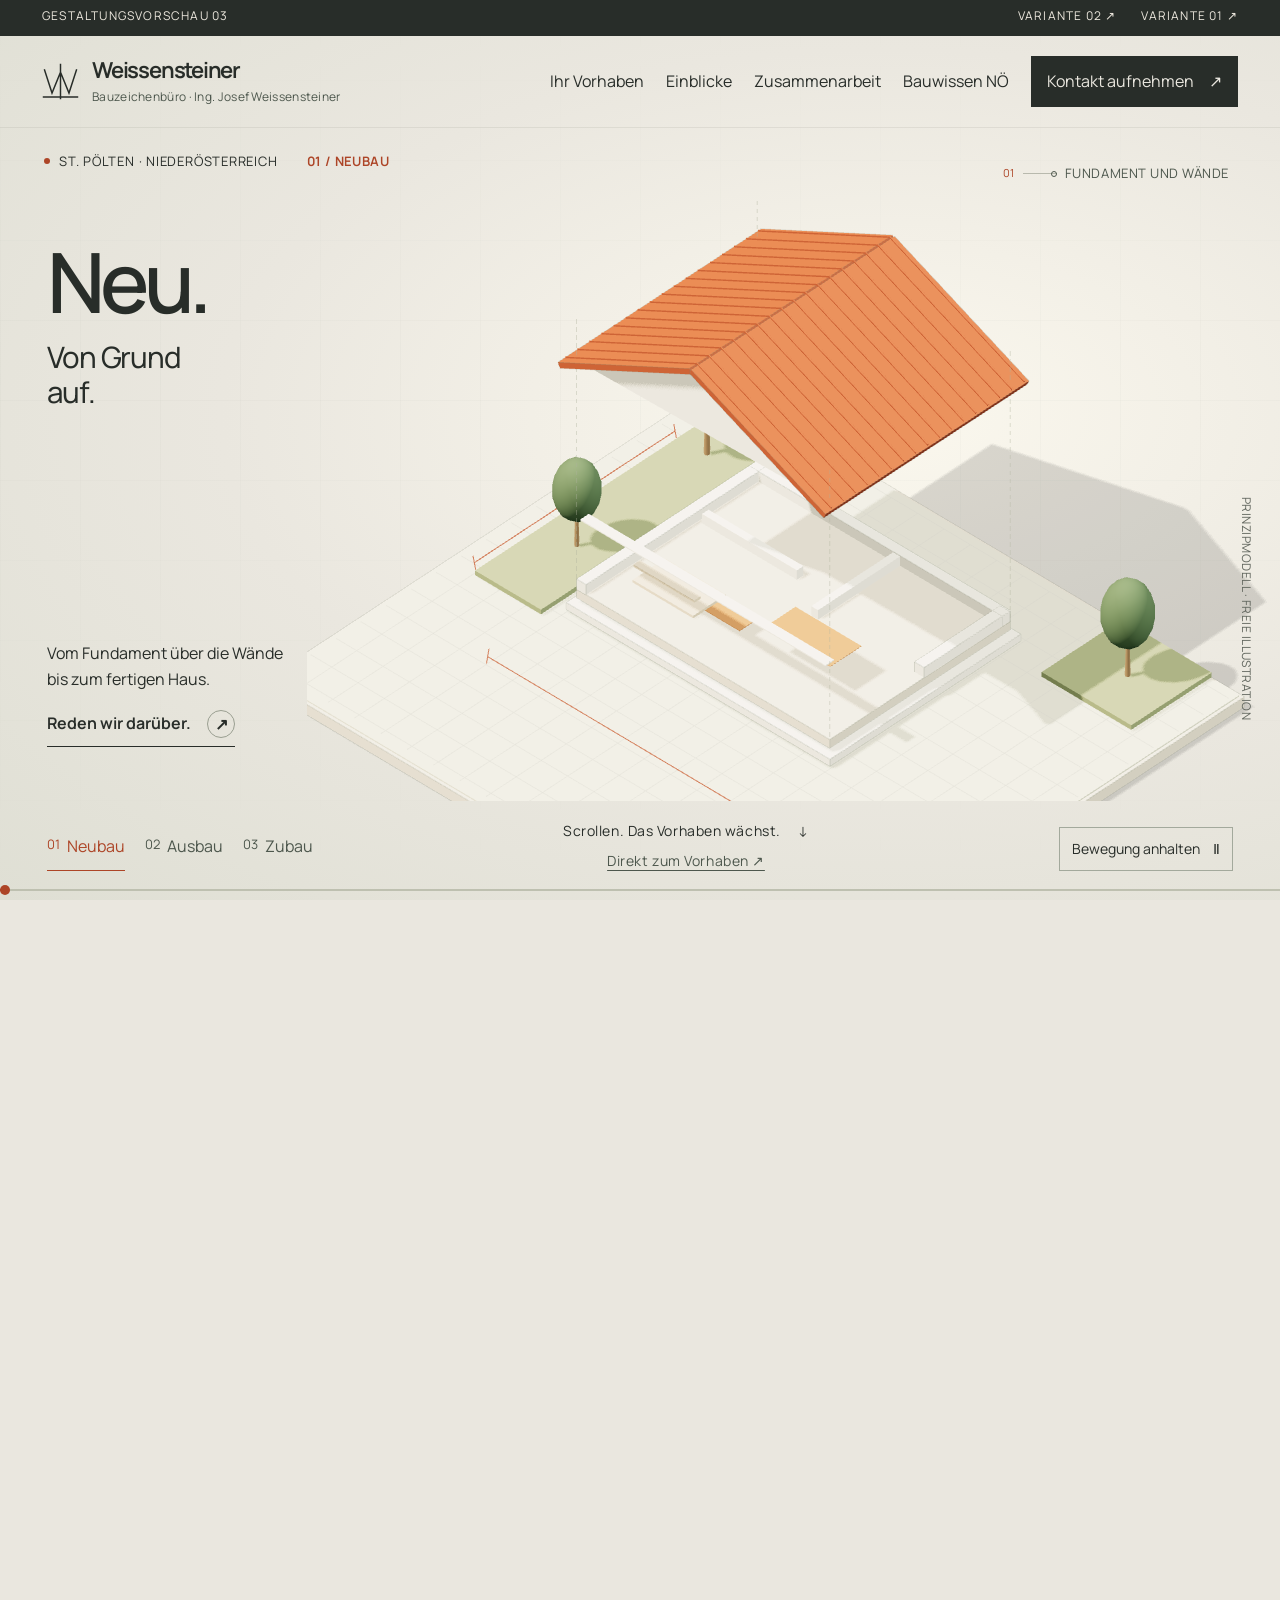
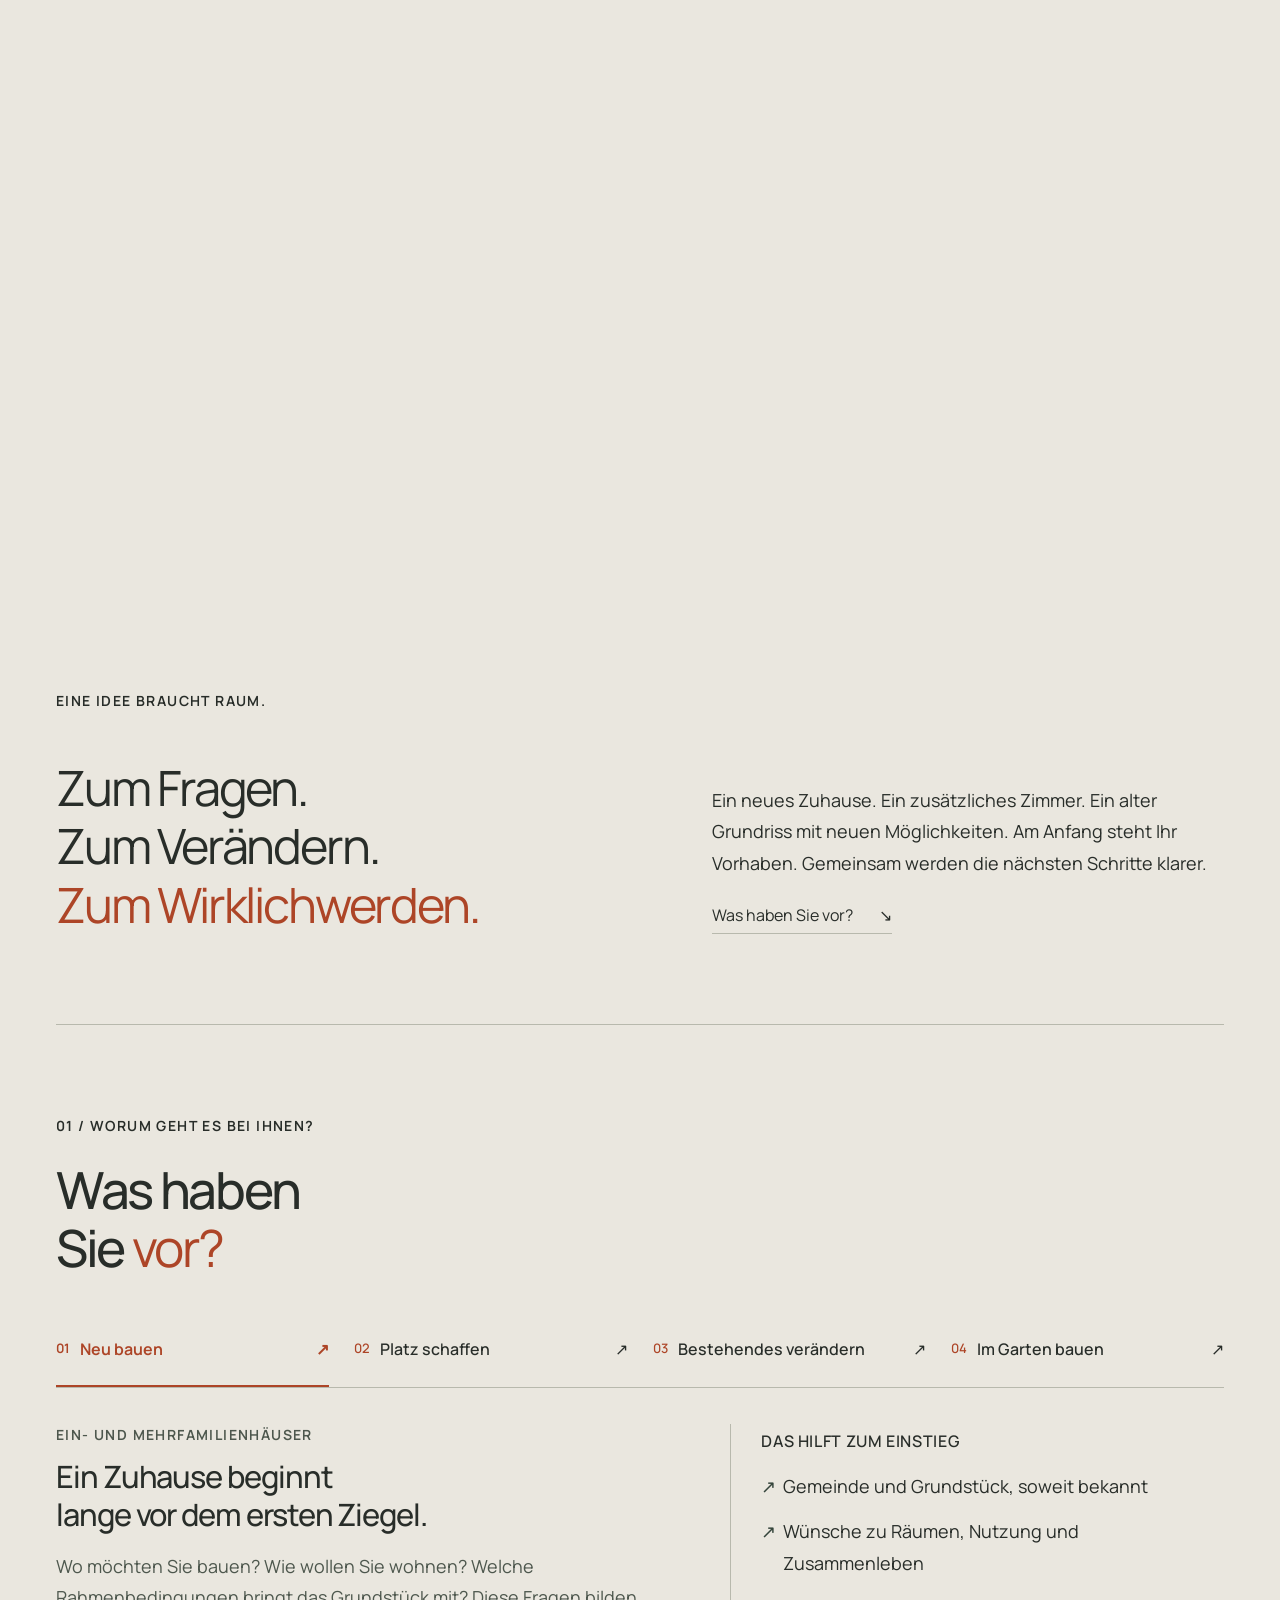
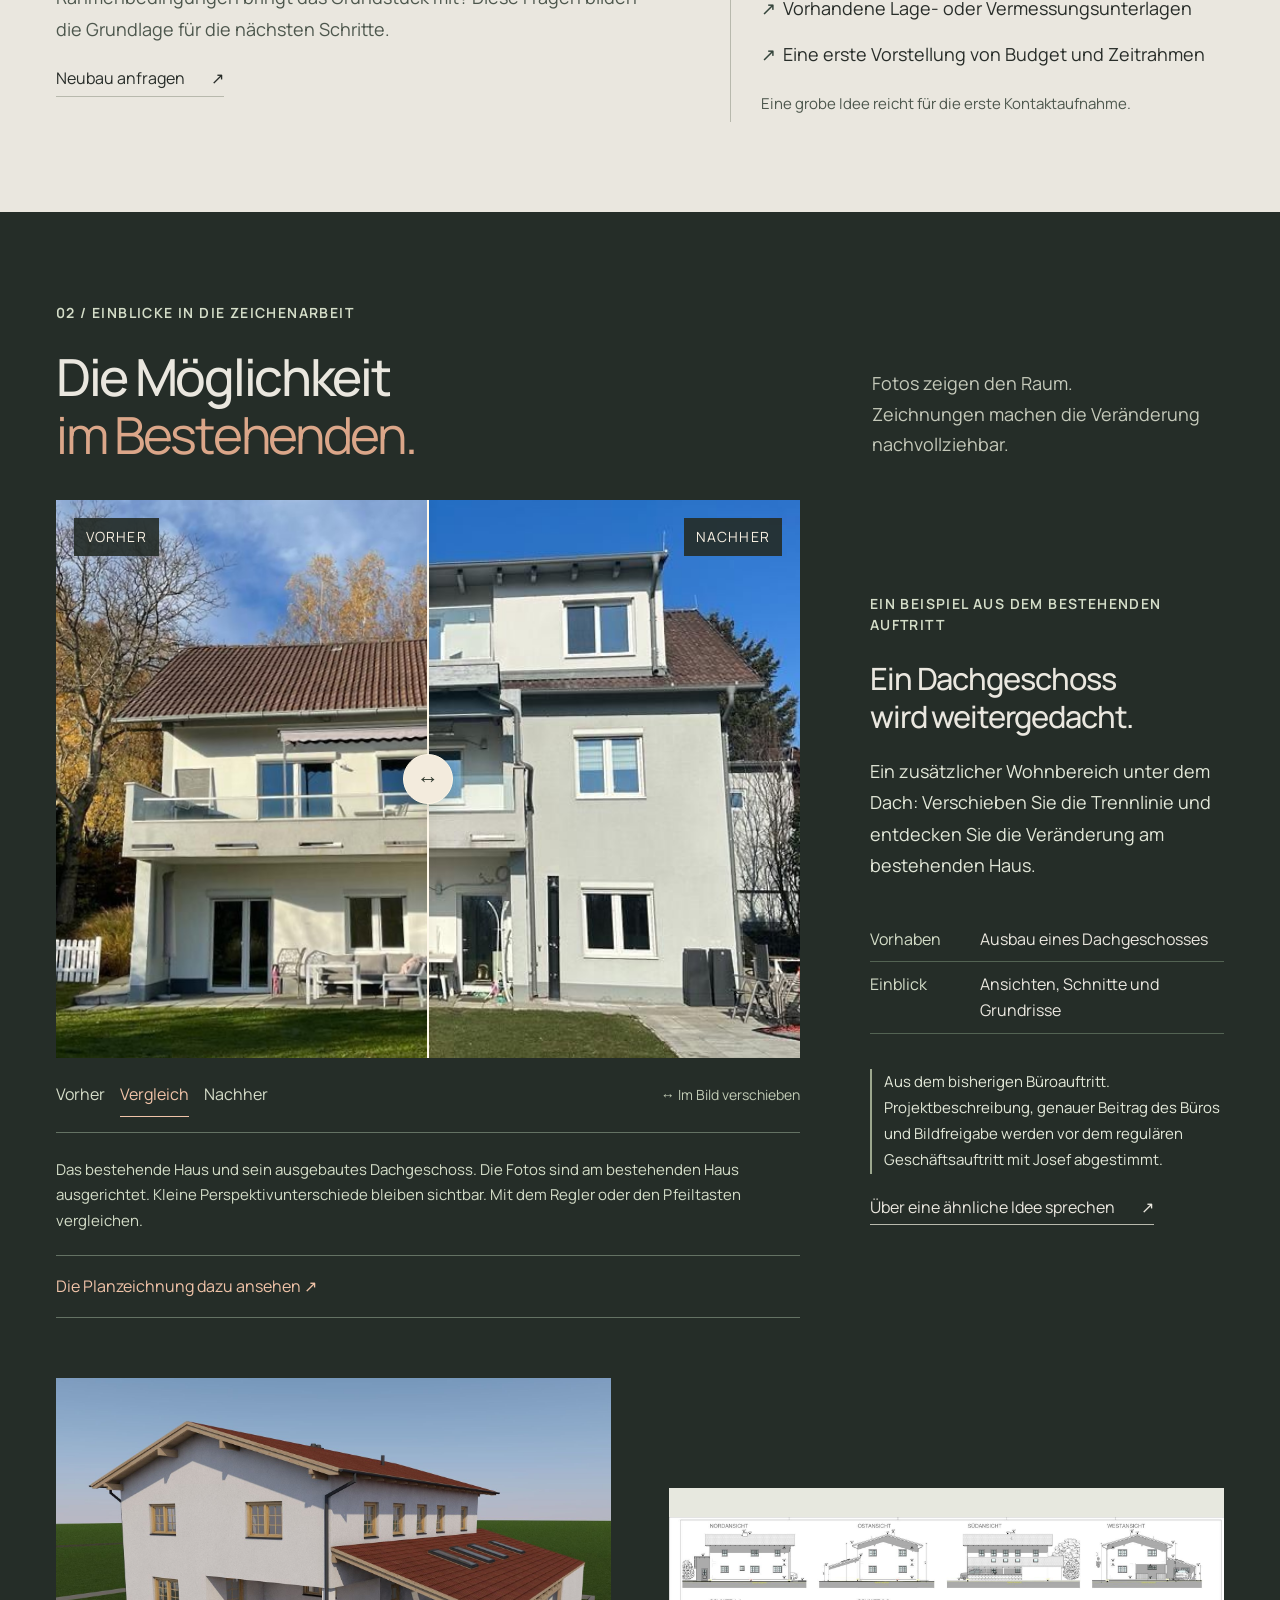
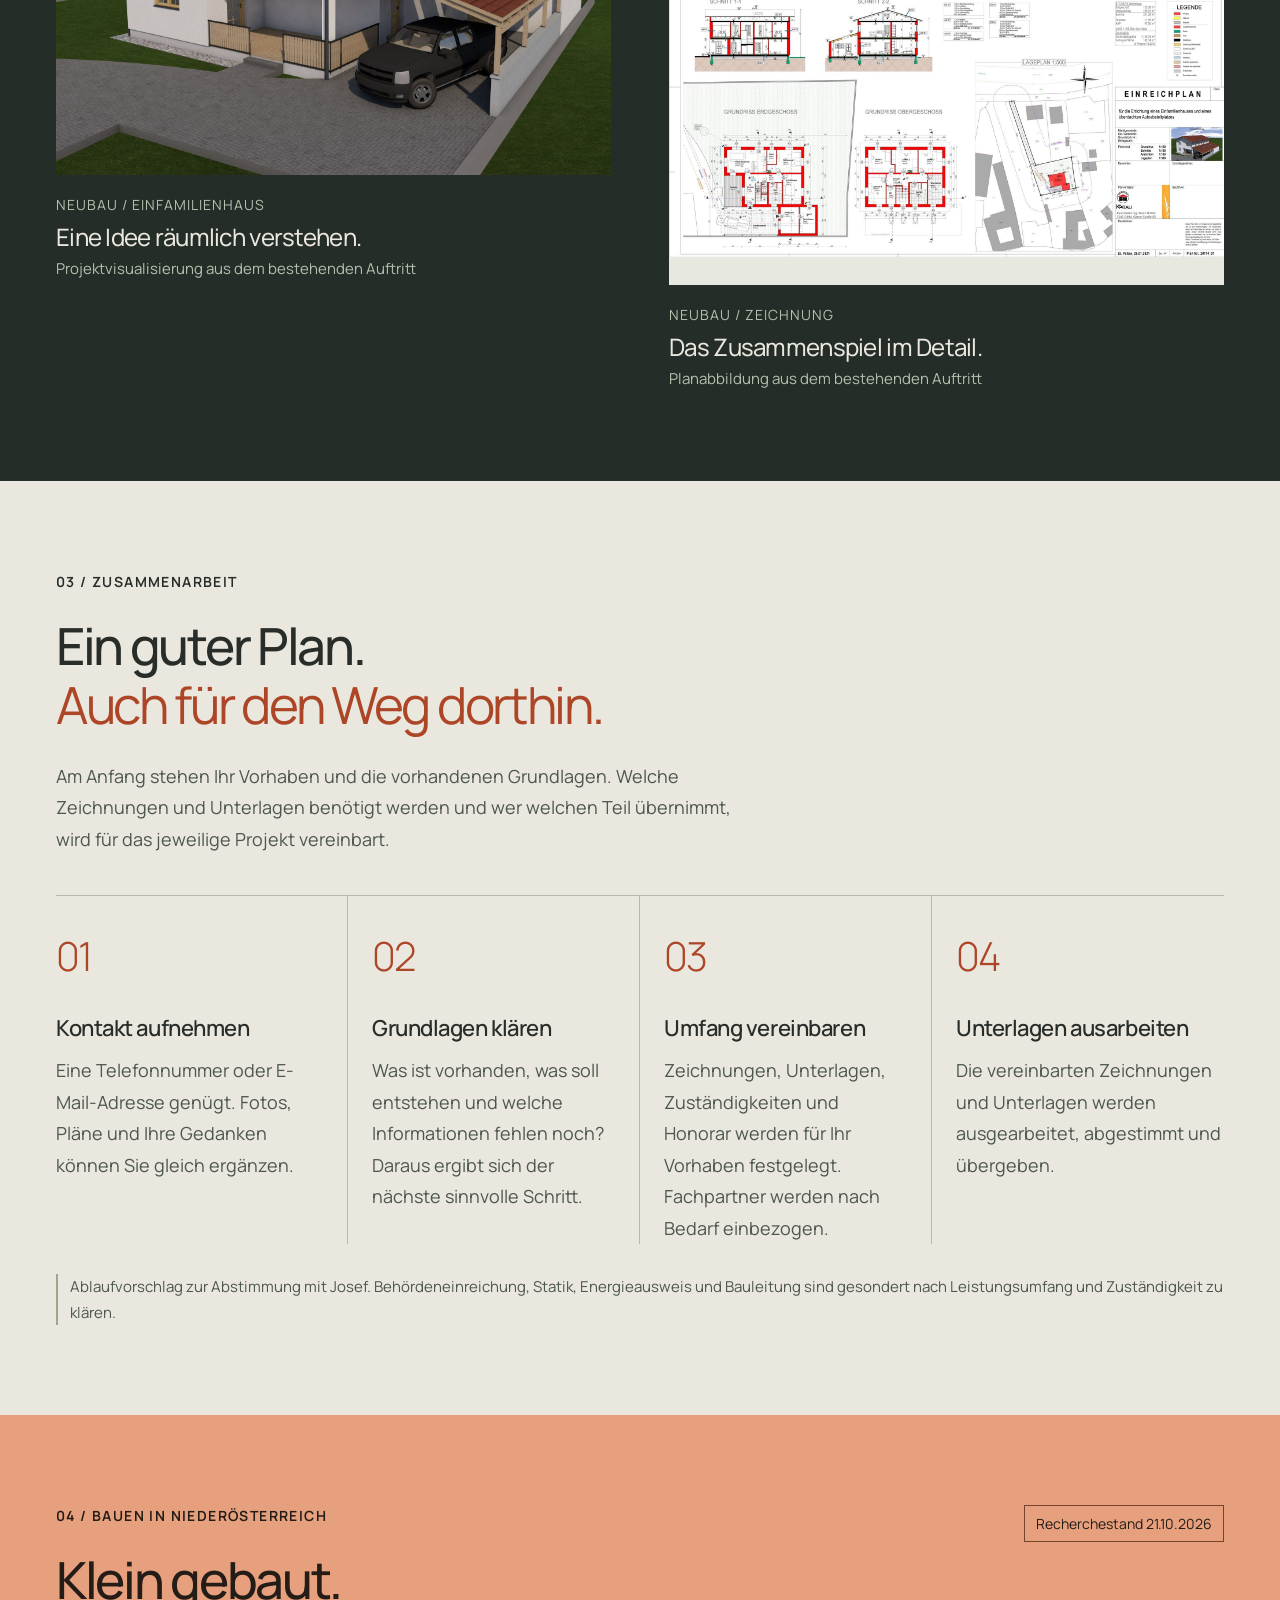
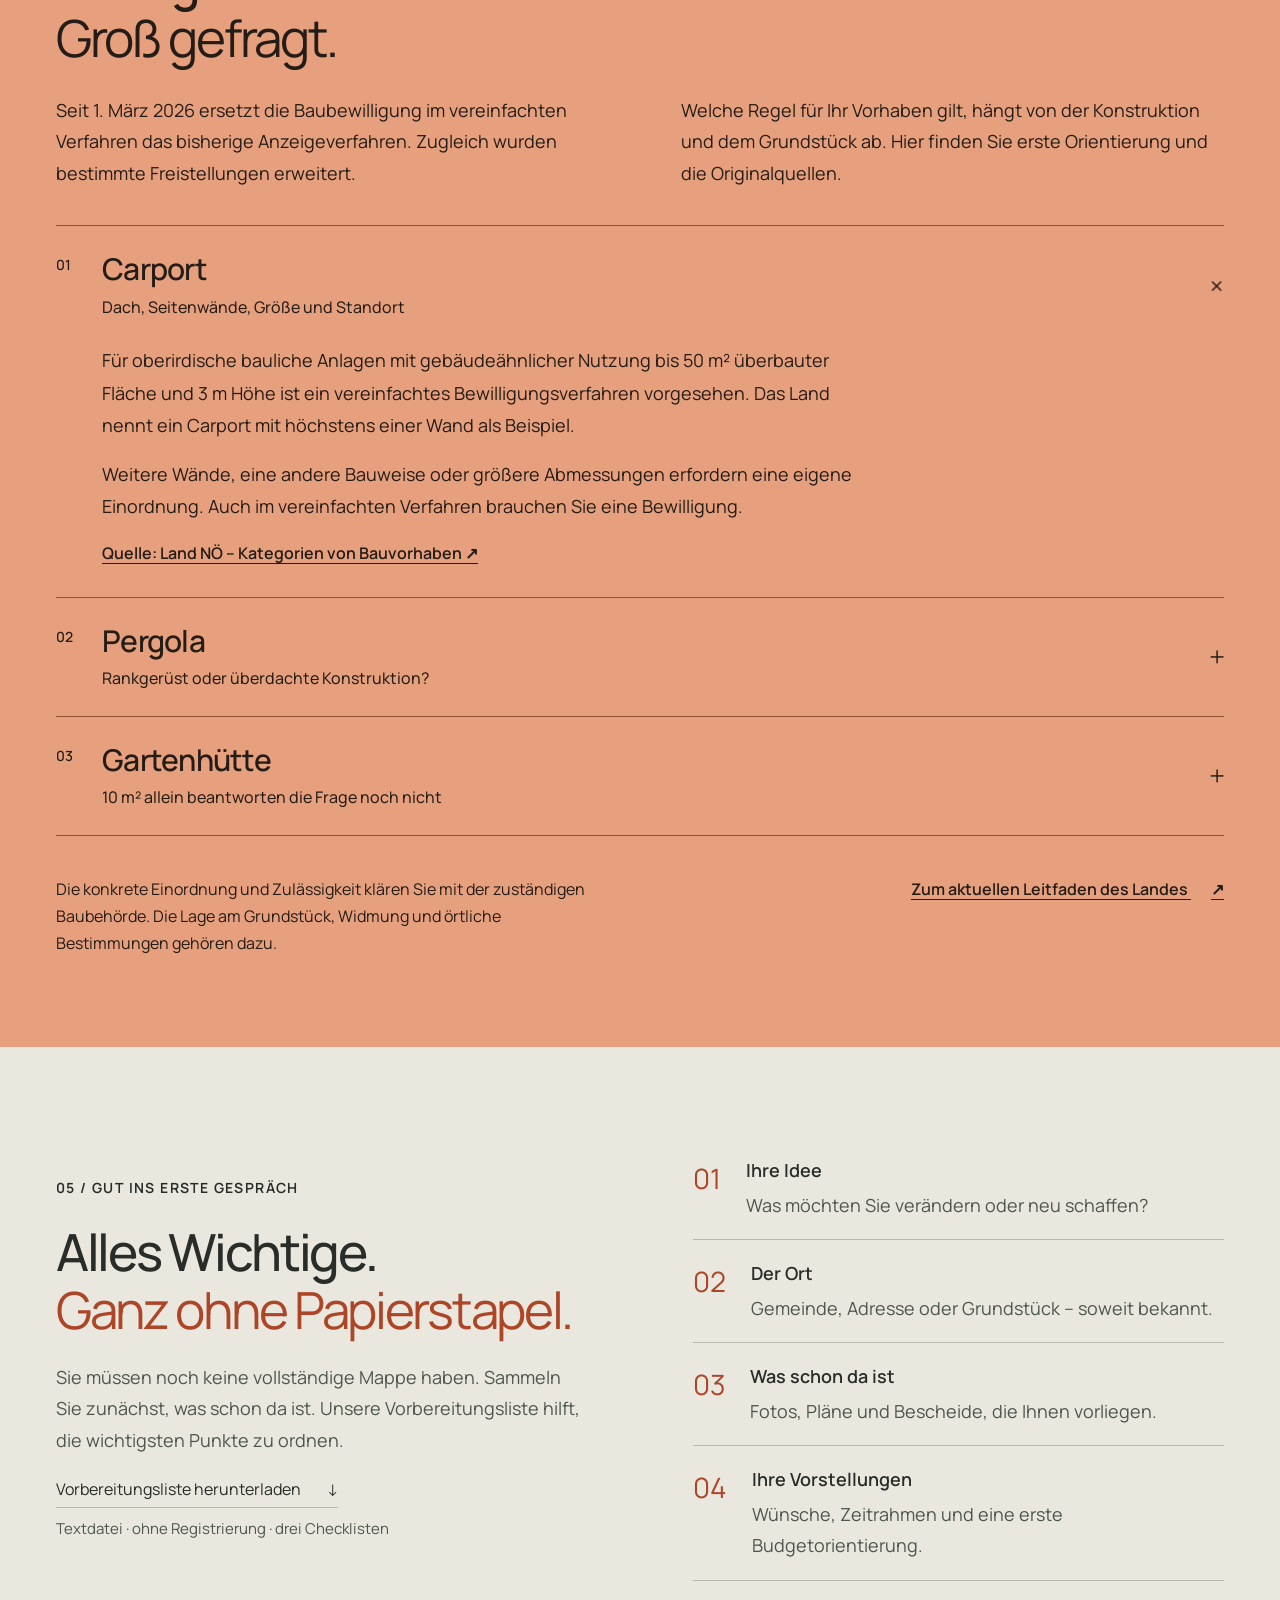
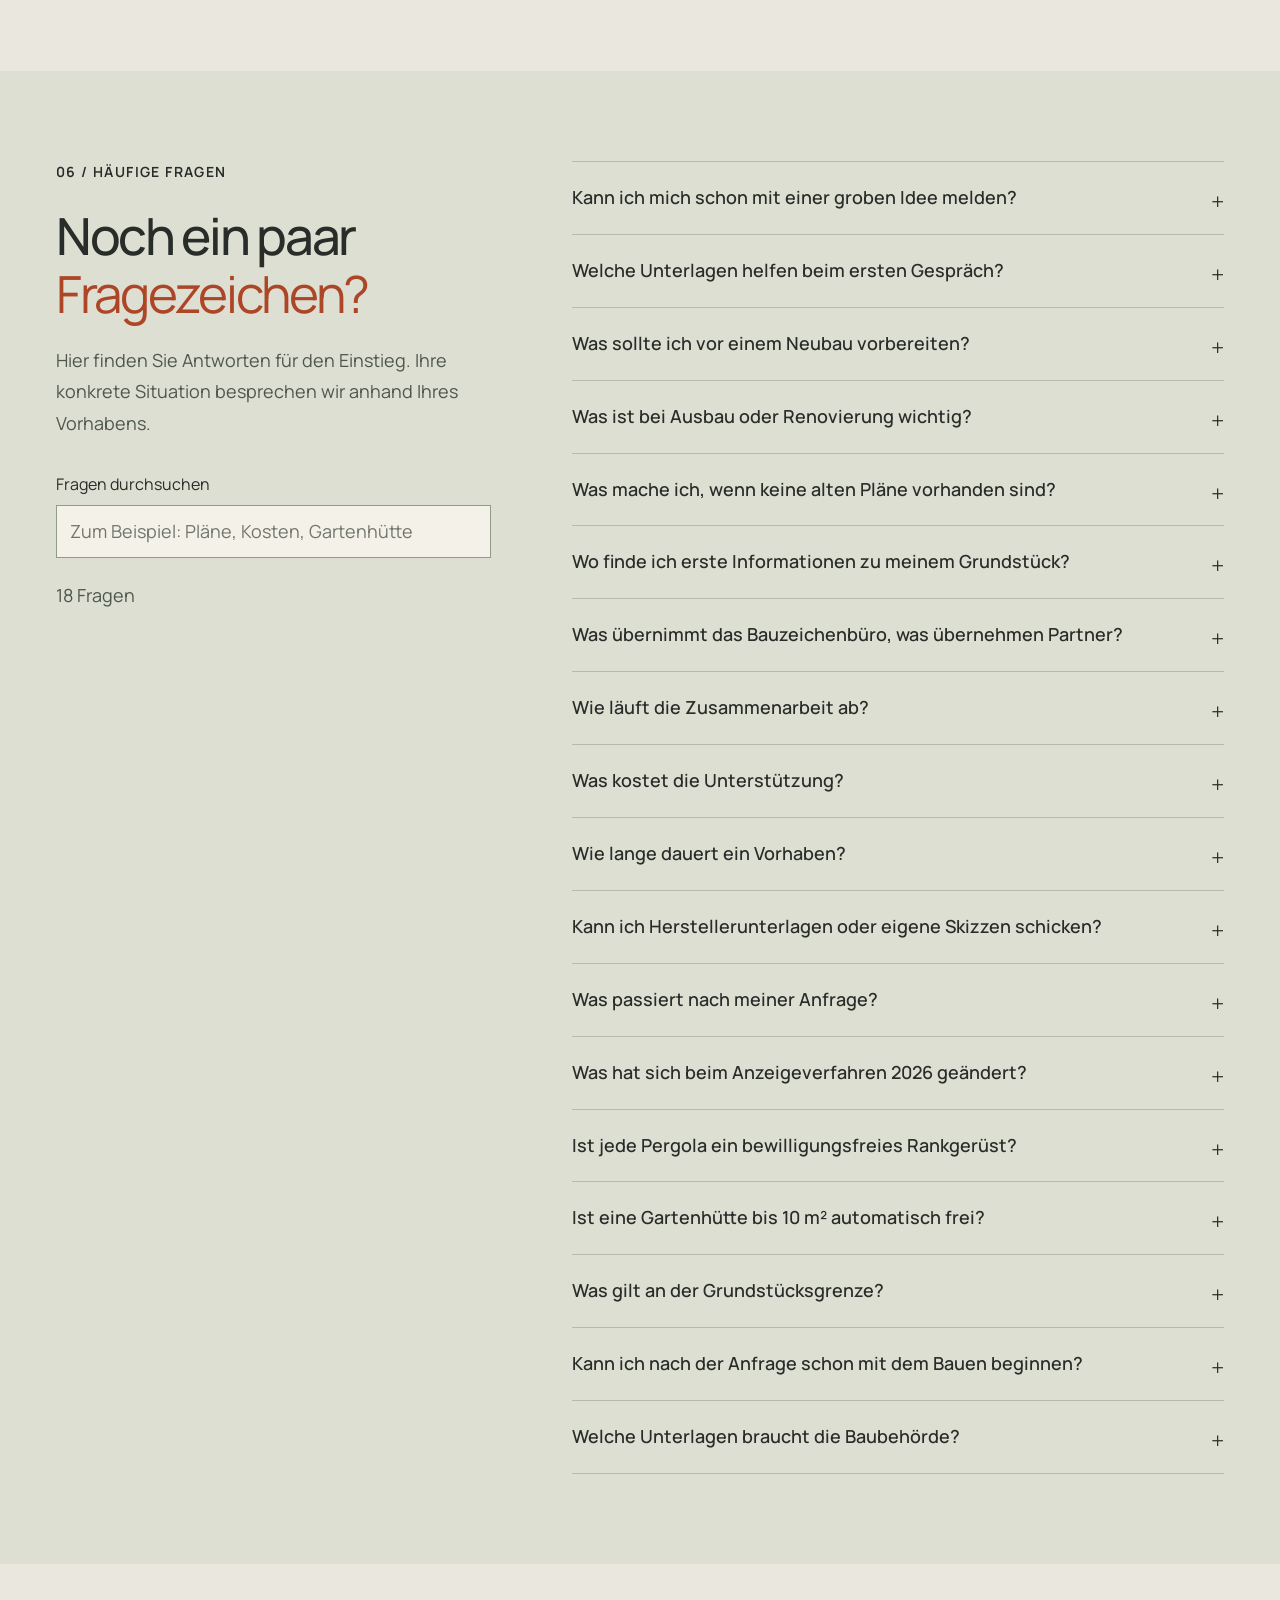
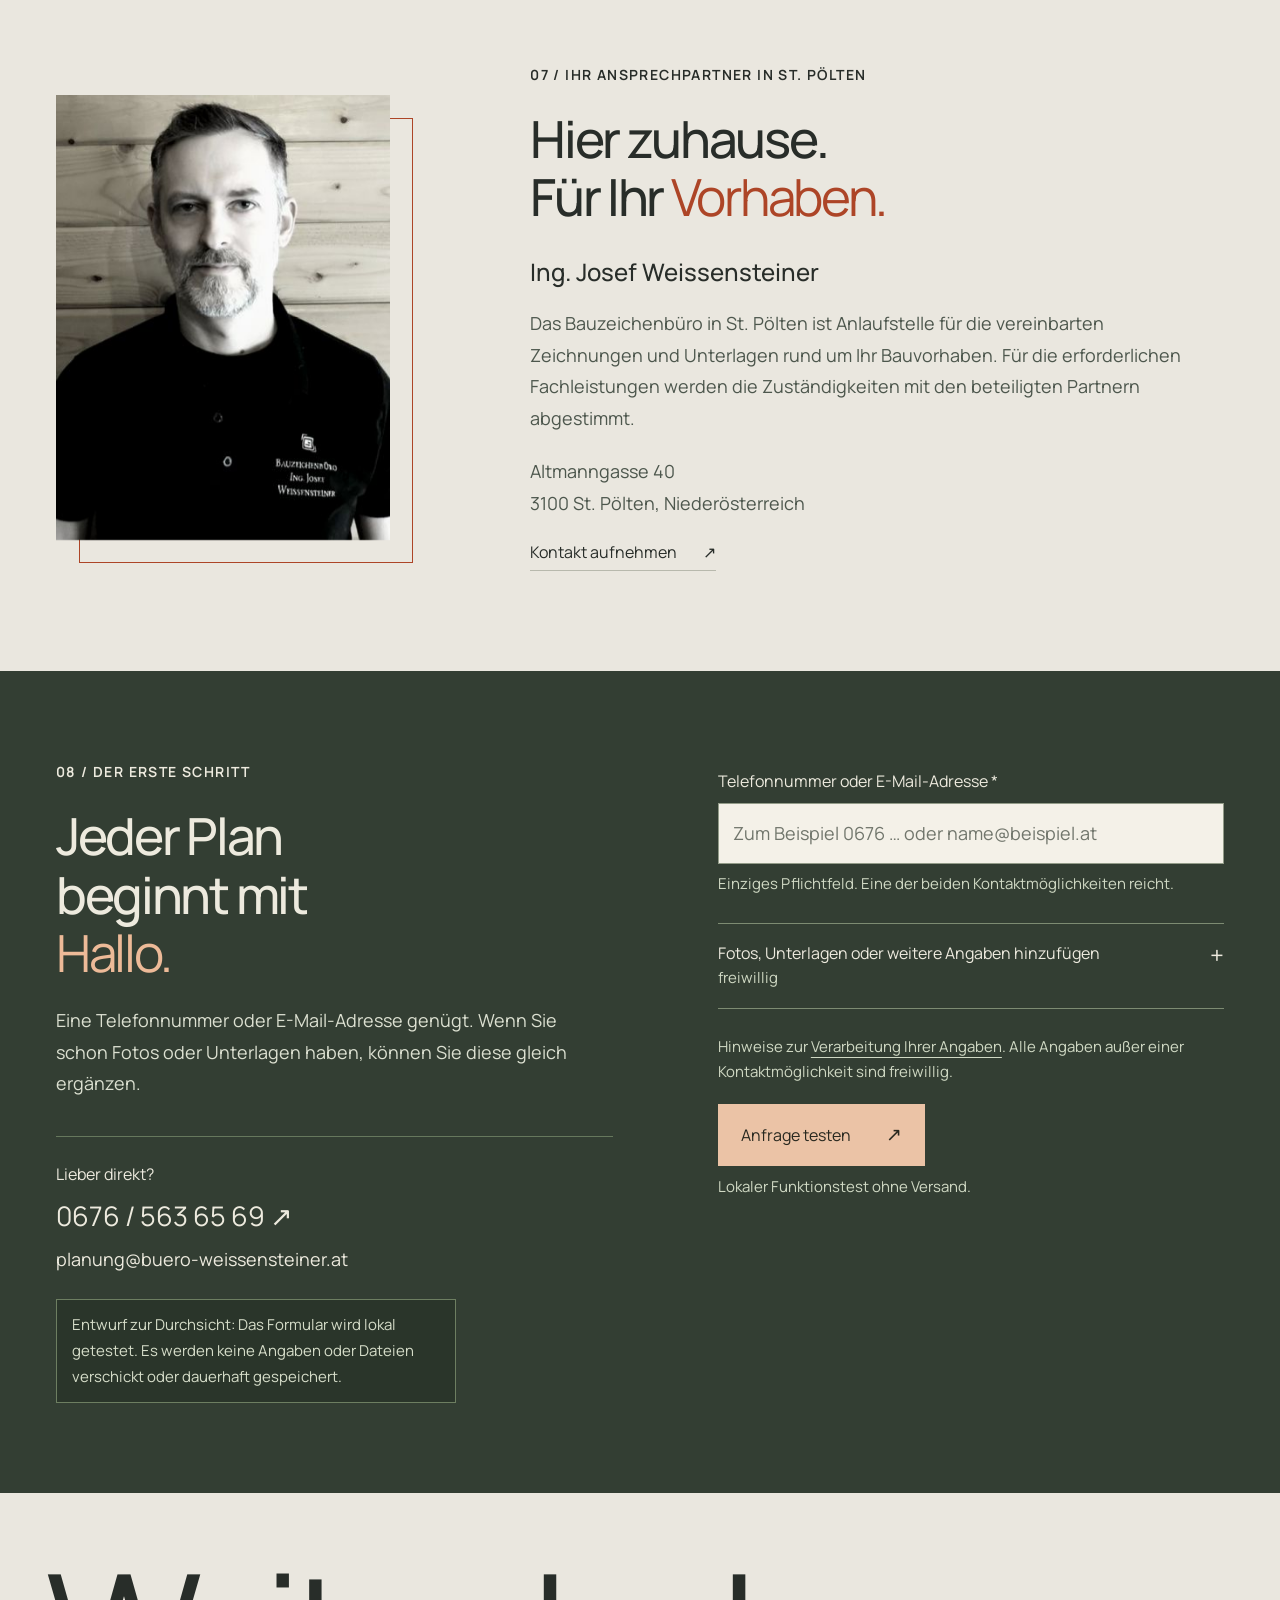
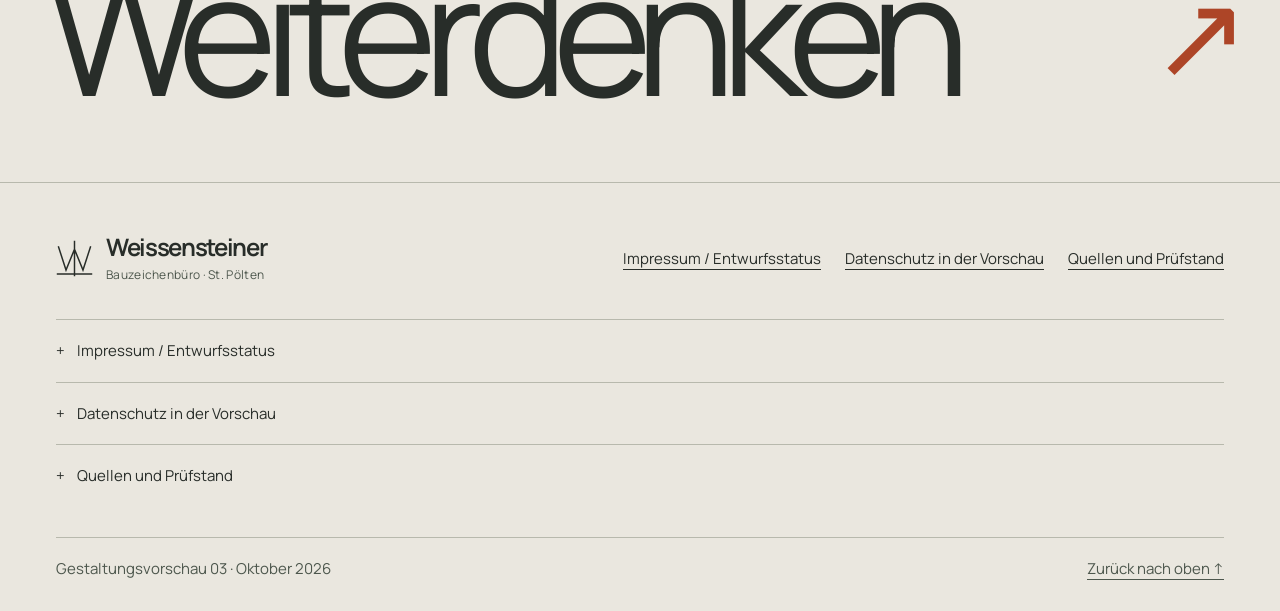
<file: v3/index.html>
<!doctype html>
<html lang="de-AT">
<head>
  <meta charset="utf-8">
  <meta name="viewport" content="width=device-width,initial-scale=1">
  <meta name="robots" content="noindex,nofollow">
  <meta name="description" content="Gestaltungsvorschau für Bauzeichenbüro Ing. Josef Weissensteiner: Bauvorhaben in Niederösterreich, Vorbereitung, Arbeitsweise und Kontakt.">
  <meta name="theme-color" content="#eae7df">
  <title>Raum zum Weiterdenken · Weissensteiner | Entwurf 03</title>
  <link rel="stylesheet" href="../style.css?v=20261021-2">
  <link rel="stylesheet" href="spatial.css?v=3.3.1">
  <link rel="stylesheet" href="readability.css?v=3.4">
  <link rel="icon" href="../favicon.svg" type="image/svg+xml">
  <script src="../form-rules.js?v=20261021-2" defer></script>
  <script src="app.js?v=3.3.1" defer></script>
  <script src="spatial.js?v=3.3" type="module"></script>
</head>
<body>
  <a class="skip-link" href="#inhalt">Zum Inhalt</a>
  <div class="draft-bar"><span>Gestaltungsvorschau 03</span><div><a href="../">Variante 02 ↗</a><a href="../v1/">Variante 01 ↗</a></div></div>
  <header class="header">
    <a class="brand" href="#start" aria-label="Weissensteiner – Startseite"><span class="brand-mark" aria-hidden="true"><svg viewBox="0 0 48 48"><path d="M3 8 13 39 24 12 35 39 45 8 M1 44H47 M24 1V47"></path></svg></span><span><strong>Weissensteiner</strong><small>Bauzeichenbüro · Ing. Josef Weissensteiner</small></span></a>
    <button class="menu-toggle" type="button" aria-controls="navigation" aria-expanded="false">Menü <span aria-hidden="true">☰</span></button>
    <nav id="navigation" aria-label="Hauptnavigation"><a href="#vorhaben">Ihr Vorhaben</a><a href="#projekte">Einblicke</a><a href="#ablauf">Zusammenarbeit</a><a href="#wissen">Bauwissen NÖ</a><a class="nav-contact" href="#kontakt">Kontakt aufnehmen <span aria-hidden="true">↗</span></a></nav>
  </header>
  <main id="inhalt">
    <section id="start" class="spatial-story" aria-labelledby="spatial-title">
      <div class="spatial-stage">
        <div class="stage-grid" aria-hidden="true"></div>
        <p class="location-label"><span class="location-dot" aria-hidden="true"></span> St. Pölten · Niederösterreich <span id="chapter-label">01 / Neubau</span></p>
        <h1 id="spatial-title" class="visually-hidden">Raum zum Weiterdenken. Bauzeichenbüro Weissensteiner in Niederösterreich.</h1>
        <div class="spatial-title" aria-hidden="true"><span class="hero-word">Neu.</span><span class="hero-thought">Von Grund<br>auf.</span></div>
        <div class="model-view" role="img" aria-label="Drei illustrative Baugeschichten: Ein Haus entsteht. Sein Dach wird angehoben und ein Geschoss ergänzt. Anschließend werden Garage und offene Pergola im Garten gebaut.">
          <img class="model-fallback" src="model.svg" width="1000" height="850" alt="" fetchpriority="high">
          <canvas id="house-canvas" aria-hidden="true"></canvas>
          <span class="model-note">Prinzipmodell · freie Illustration</span>
        </div>
        <div class="scene-annotation annotation-top" aria-hidden="true"><span>01</span><i></i><span id="construction-step">Fundament und Wände</span></div>
        <div class="scene-annotation annotation-bottom" aria-hidden="true"><span>02</span><i></i><span>Ein Haus entsteht.</span></div>
        <div class="hero-invitation"><p>Vom Fundament über die Wände<br>bis zum fertigen Haus.</p><a href="#kontakt" class="spatial-cta" data-intent="Neubau">Reden wir darüber.<span aria-hidden="true">↗</span></a></div>
        <div class="scene-navigation">
          <div class="scene-chapters" role="group" aria-label="Baugeschichte auswählen" hidden><button type="button" data-scene="0" aria-pressed="true"><span>01</span> Neubau</button><button type="button" data-scene="0.34" aria-pressed="false"><span>02</span> Ausbau</button><button type="button" data-scene="0.69" aria-pressed="false"><span>03</span> Zubau</button></div>
          <div class="scene-caption"><span class="scroll-prompt">Scrollen. Das Vorhaben wächst. <span aria-hidden="true">↓</span></span><a href="#vorhaben">Direkt zum Vorhaben ↗</a></div>
          <button id="motion-toggle" type="button" aria-pressed="false" hidden>Bewegung anhalten <span aria-hidden="true">Ⅱ</span></button>
        </div>
        <div class="scene-progress"><span aria-hidden="true"></span><label for="build-progress" class="visually-hidden">Baufolge Schritt für Schritt durchlaufen</label><input id="build-progress" type="range" min="0" max="1000" step="10" value="0" aria-valuetext="Neubau: Fundament und Wände"></div>
      </div>
    </section>
    <div class="manifesto wrap"><p class="eyebrow">Eine Idee braucht Raum.</p><p>Zum Fragen.<br>Zum Verändern.<br><em>Zum Wirklichwerden.</em></p><div>Ein neues Zuhause. Ein zusätzliches Zimmer. Ein alter Grundriss mit neuen Möglichkeiten. Am Anfang steht Ihr Vorhaben. Gemeinsam werden die nächsten Schritte klarer.<a class="text-link" href="#vorhaben">Was haben Sie vor? <span aria-hidden="true">↘</span></a></div></div>

    <section id="vorhaben" class="section wrap">
      <div class="section-head"><p class="eyebrow">01 / Worum geht es bei Ihnen?</p><h2>Was haben<br>Sie <em>vor?</em></h2></div>
      <div class="intent-tabs" role="tablist" aria-label="Art Ihres Bauvorhabens">
        <button id="tab-neubau" role="tab" aria-selected="true" aria-controls="panel-neubau" type="button"><span>01</span>Neu bauen<span aria-hidden="true">↗</span></button>
        <button id="tab-zubau" role="tab" aria-selected="false" aria-controls="panel-zubau" tabindex="-1" type="button"><span>02</span>Platz schaffen<span aria-hidden="true">↗</span></button>
        <button id="tab-umbau" role="tab" aria-selected="false" aria-controls="panel-umbau" tabindex="-1" type="button"><span>03</span>Bestehendes verändern<span aria-hidden="true">↗</span></button>
        <button id="tab-aussen" role="tab" aria-selected="false" aria-controls="panel-aussen" tabindex="-1" type="button"><span>04</span>Im Garten bauen<span aria-hidden="true">↗</span></button>
      </div>
      <div class="intent-panel" id="panel-neubau" role="tabpanel" aria-labelledby="tab-neubau" tabindex="0"><div><p class="eyebrow">Ein- und Mehrfamilienhäuser</p><h3>Ein Zuhause beginnt<br>lange vor dem ersten Ziegel.</h3><p>Wo möchten Sie bauen? Wie wollen Sie wohnen? Welche Rahmenbedingungen bringt das Grundstück mit? Diese Fragen bilden die Grundlage für die nächsten Schritte.</p><a class="text-link" href="#kontakt" data-intent="Neubau">Neubau anfragen <span aria-hidden="true">↗</span></a></div><div class="prep-card"><h4>Das hilft zum Einstieg</h4><ul class="check-list"><li>Gemeinde und Grundstück, soweit bekannt</li><li>Wünsche zu Räumen, Nutzung und Zusammenleben</li><li>Vorhandene Lage- oder Vermessungsunterlagen</li><li>Eine erste Vorstellung von Budget und Zeitrahmen</li></ul><span class="small">Eine grobe Idee reicht für die erste Kontaktaufnahme.</span></div></div>
      <div class="intent-panel" id="panel-zubau" role="tabpanel" aria-labelledby="tab-zubau" tabindex="0" hidden><div><p class="eyebrow">Zubau · Dachausbau · Aufstockung</p><h3>Mehr Möglichkeiten<br>im vertrauten Zuhause.</h3><p>Ein zusätzlicher Raum, eine weitere Wohnung oder ein ausgebauter Dachboden: Im ersten Schritt geht es darum, den Bestand und Ihre gewünschte Veränderung zusammenzubringen.</p><a class="text-link" href="#kontakt" data-intent="Zubau / Ausbau">Zubau oder Ausbau anfragen <span aria-hidden="true">↗</span></a></div><div class="prep-card"><h4>Das hilft zum Einstieg</h4><ul class="check-list"><li>Bestandspläne und frühere Baubescheide, wenn vorhanden</li><li>Fotos des Hauses und der betroffenen Räume</li><li>Eine Skizze oder kurze Beschreibung Ihrer Idee</li><li>Hinweise zu bisheriger und geplanter Raumnutzung</li></ul><span class="small">Fehlende Unterlagen können im Gespräch geklärt werden.</span></div></div>
      <div class="intent-panel" id="panel-umbau" role="tabpanel" aria-labelledby="tab-umbau" tabindex="0" hidden><div><p class="eyebrow">Umbau · Renovierung · Nutzungsänderung</p><h3>Das Bestehende<br>neu betrachten.</h3><p>Eine Oberfläche erneuern, einen Grundriss verändern oder Räume anders nutzen: Entscheidend ist, was genau verändert werden soll. Fotos und vorhandene Pläne machen die Ausgangslage verständlich.</p><a class="text-link" href="#kontakt" data-intent="Umbau / Renovierung">Umbau oder Renovierung anfragen <span aria-hidden="true">↗</span></a></div><div class="prep-card"><h4>Das hilft zum Einstieg</h4><ul class="check-list"><li>Geplante Änderungen markieren oder beschreiben</li><li>Vorhandene Grundrisse und Bescheide bereithalten</li><li>Betroffene Wände, Fenster, Dach oder Nutzung benennen</li><li>Übersichts- und Detailfotos ergänzen</li></ul><span class="small">Welche Unterlagen erforderlich sind, hängt vom Eingriff ab.</span></div></div>
      <div class="intent-panel" id="panel-aussen" role="tabpanel" aria-labelledby="tab-aussen" tabindex="0" hidden><div><p class="eyebrow">Carport · Pergola · Gartenhütte</p><h3>Auch kleine Vorhaben<br>verdienen einen klaren Anfang.</h3><p>Größe, Dach, Seitenwände und Standort sind für die Einordnung wichtig. Die Verkaufsbezeichnung allein sagt wenig darüber aus, welches Verfahren erforderlich ist.</p><a class="text-link" href="#wissen">Die NÖ-Regeln kennenlernen <span aria-hidden="true">↓</span></a><a class="text-link" href="#kontakt" data-intent="Kleines Bauvorhaben">Mein Vorhaben anfragen <span aria-hidden="true">↗</span></a></div><div class="prep-card"><h4>Das hilft zum Einstieg</h4><ul class="check-list"><li>Länge, Breite und Höhe</li><li>Produktblatt oder Skizze mit Dach und Seitenwänden</li><li>Foto des vorgesehenen Standorts</li><li>Lage zu Haus, Straße und Grundstücksgrenzen</li></ul><span class="small">NÖ-Erstinformation mit Rechtsstand 21.10.2026.</span></div></div>
    </section>

    <section id="projekte" class="project-section">
      <div class="wrap"><div class="section-head project-heading"><div><p class="eyebrow">02 / Einblicke in die Zeichenarbeit</p><h2>Die Möglichkeit<br><em>im Bestehenden.</em></h2></div><p>Fotos zeigen den Raum.<br>Zeichnungen machen die Veränderung nachvollziehbar.</p></div>
      <div class="project-layout"><div class="project-view">
        <figure>
          <div class="photo-comparison" id="project-comparison">
            <img class="comparison-after" src="../assets/umbau-entwurf.jpg" alt="Nachher: Das Wohnhaus mit ausgebautem Dachgeschoss und zusätzlichem Balkon" width="1024" height="768" loading="lazy" draggable="false">
            <div class="comparison-before-layer"><img class="comparison-before" src="../assets/umbau-bestand.jpg" alt="Vorher: Das Wohnhaus mit geschlossenem Satteldach vor dem Dachgeschossausbau" width="1024" height="768" loading="lazy" draggable="false"></div>
            <span class="comparison-label comparison-label-before" aria-hidden="true">Vorher</span><span class="comparison-label comparison-label-after" aria-hidden="true">Nachher</span>
            <span class="comparison-divider" aria-hidden="true"><span>↔</span></span>
            <label for="project-comparison-range" class="visually-hidden">Vorher und nachher vergleichen</label>
            <input id="project-comparison-range" type="range" min="0" max="100" value="50" step="1" aria-valuetext="50 Prozent Vorher, 50 Prozent Nachher" aria-describedby="comparison-help" disabled>
          </div>
          <div class="comparison-toolbar" hidden><div role="group" aria-label="Fotovergleich einstellen"><button type="button" data-comparison="100" aria-pressed="false">Vorher</button><button type="button" data-comparison="50" aria-pressed="true">Vergleich</button><button type="button" data-comparison="0" aria-pressed="false">Nachher</button></div><span class="comparison-hint" aria-hidden="true">↔ Im Bild verschieben</span></div>
          <figcaption class="comparison-caption" id="comparison-help">Das bestehende Haus und sein ausgebautes Dachgeschoss. Die Fotos sind am bestehenden Haus ausgerichtet. Kleine Perspektivunterschiede bleiben sichtbar. Mit dem Regler oder den Pfeiltasten vergleichen.</figcaption>
        </figure>
        <details class="project-plan"><summary>Die Planzeichnung dazu ansehen ↗</summary><figure><img src="../assets/umbau-plan.jpg" alt="Einreichplan mit Ansichten, Schnitten und Grundrissen zum Ausbau des Dachgeschosses" width="1920" height="1086" loading="lazy"><figcaption>Planblatt aus dem bisherigen Projektauftritt.</figcaption></figure></details>
      </div><div class="project-text"><p class="eyebrow">Ein Beispiel aus dem bestehenden Auftritt</p><h3>Ein Dachgeschoss<br>wird weitergedacht.</h3><p>Ein zusätzlicher Wohnbereich unter dem Dach: Verschieben Sie die Trennlinie und entdecken Sie die Veränderung am bestehenden Haus.</p><dl><div><dt>Vorhaben</dt><dd>Ausbau eines Dachgeschosses</dd></div><div><dt>Einblick</dt><dd>Ansichten, Schnitte und Grundrisse</dd></div></dl><p class="editor-note">Aus dem bisherigen Büroauftritt. Projektbeschreibung, genauer Beitrag des Büros und Bildfreigabe werden vor dem regulären Geschäftsauftritt mit Josef abgestimmt.</p><a class="text-link" href="#kontakt" data-intent="Zubau / Ausbau">Über eine ähnliche Idee sprechen <span aria-hidden="true">↗</span></a></div></div>
      <div class="project-secondary"><figure><img src="../assets/haus-ansicht.jpg" width="1920" height="1200" alt="Dreidimensionale Visualisierung eines Einfamilienhauses aus der bisherigen Neubau-Galerie" loading="lazy"><figcaption><span>Neubau / Einfamilienhaus</span><strong>Eine Idee räumlich verstehen.</strong><span>Projektvisualisierung aus dem bestehenden Auftritt</span></figcaption></figure><figure><img src="../assets/neubau-plan.jpg" width="1920" height="1176" alt="Planblatt mit Grundrissen und Ansichten eines Einfamilienhauses aus der bisherigen Neubau-Galerie" loading="lazy"><figcaption><span>Neubau / Zeichnung</span><strong>Das Zusammenspiel im Detail.</strong><span>Planabbildung aus dem bestehenden Auftritt</span></figcaption></figure></div>
      </div>
    </section>

    <section id="ablauf" class="section wrap">
      <div class="section-head"><p class="eyebrow">03 / Zusammenarbeit</p><h2>Ein guter Plan.<br><em>Auch für den Weg dorthin.</em></h2><p class="section-intro">Am Anfang stehen Ihr Vorhaben und die vorhandenen Grundlagen. Welche Zeichnungen und Unterlagen benötigt werden und wer welchen Teil übernimmt, wird für das jeweilige Projekt vereinbart.</p></div>
      <ol class="steps"><li><span>01</span><h3>Kontakt aufnehmen</h3><p>Eine Telefonnummer oder E-Mail-Adresse genügt. Fotos, Pläne und Ihre Gedanken können Sie gleich ergänzen.</p></li><li><span>02</span><h3>Grundlagen klären</h3><p>Was ist vorhanden, was soll entstehen und welche Informationen fehlen noch? Daraus ergibt sich der nächste sinnvolle Schritt.</p></li><li><span>03</span><h3>Umfang vereinbaren</h3><p>Zeichnungen, Unterlagen, Zuständigkeiten und Honorar werden für Ihr Vorhaben festgelegt. Fachpartner werden nach Bedarf einbezogen.</p></li><li><span>04</span><h3>Unterlagen ausarbeiten</h3><p>Die vereinbarten Zeichnungen und Unterlagen werden ausgearbeitet, abgestimmt und übergeben.</p></li></ol>
      <p class="editor-note">Ablaufvorschlag zur Abstimmung mit Josef. Behördeneinreichung, Statik, Energieausweis und Bauleitung sind gesondert nach Leistungsumfang und Zuständigkeit zu klären.</p>
    </section>

    <section id="wissen" class="law-section">
      <div class="wrap"><div class="law-heading"><p class="eyebrow">04 / Bauen in Niederösterreich</p><span class="source-date">Recherchestand 21.10.2026</span></div><h2>Klein gebaut.<br><em>Groß gefragt.</em></h2><div class="law-intro"><p>Seit 1. März 2026 ersetzt die Baubewilligung im vereinfachten Verfahren das bisherige Anzeigeverfahren. Zugleich wurden bestimmte Freistellungen erweitert.</p><p>Welche Regel für Ihr Vorhaben gilt, hängt von der Konstruktion und dem Grundstück ab. Hier finden Sie erste Orientierung und die Originalquellen.</p></div>
      <div class="law-items">
        <details open><summary><span class="law-number">01</span><span>Carport<small>Dach, Seitenwände, Größe und Standort</small></span><span class="expand" aria-hidden="true">+</span></summary><div class="law-detail"><p>Für oberirdische bauliche Anlagen mit gebäudeähnlicher Nutzung bis 50 m² überbauter Fläche und 3 m Höhe ist ein vereinfachtes Bewilligungsverfahren vorgesehen. Das Land nennt ein Carport mit höchstens einer Wand als Beispiel.</p><p>Weitere Wände, eine andere Bauweise oder größere Abmessungen erfordern eine eigene Einordnung. Auch im vereinfachten Verfahren brauchen Sie eine Bewilligung.</p><a href="https://www.noe.gv.at/noe/Bauen-Neubau/Bauordnung_2014.html" target="_blank" rel="noopener noreferrer">Quelle: Land NÖ – Kategorien von Bauvorhaben ↗</a></div></details>
        <details><summary><span class="law-number">02</span><span>Pergola<small>Rankgerüst oder überdachte Konstruktion?</small></span><span class="expand" aria-hidden="true">+</span></summary><div class="law-detail"><p>Freistehende Rankgerüste sind außerhalb von Schutzzonen und Altortgebieten bewilligungs- und meldefrei. Eine im Handel als „Pergola“ angebotene Anlage kann konstruktiv etwas anderes sein.</p><p>Ein festes Dach, Lamellen, Seitenwände oder der Anschluss an ein Haus sind deshalb genau zu beschreiben. Ein Produktblatt und ein Foto des Standorts helfen bei der Einordnung.</p><a href="https://www.ris.bka.gv.at/NormDokument.wxe?Abfrage=LrNO&amp;Gesetzesnummer=20001079&amp;Paragraf=17&amp;ShowPrintPreview=True" target="_blank" rel="noopener noreferrer">Quelle: § 17 Z 9 NÖ Bauordnung ↗</a></div></details>
        <details><summary><span class="law-number">03</span><span>Gartenhütte<small>10 m² allein beantworten die Frage noch nicht</small></span><span class="expand" aria-hidden="true">+</span></summary><div class="law-detail"><p>Die Freistellung gilt für jeweils eine Gartenhütte und ein Gewächshaus pro Wohnung mit zugeordneter Gartenfläche bei einem Wohngebäude. Dabei müssen alle folgenden Voraussetzungen erfüllt sein:</p><ul><li>jeweils höchstens 10 m² überbaute Fläche und höchstens 3 m Höhe,</li><li>außerhalb von Schutzzonen und des vorderen Bauwichs,</li><li>nicht im Bauland-Sondergebiet.</li></ul><p>Für andere Fälle und insbesondere Kleingärten sind die jeweiligen Vorschriften gesondert zu prüfen. Auch ein freies Vorhaben muss die sonstigen maßgeblichen Bestimmungen einhalten.</p><a href="https://www.ris.bka.gv.at/NormDokument.wxe?Abfrage=LrNO&amp;Gesetzesnummer=20001079&amp;Paragraf=17&amp;ShowPrintPreview=True" target="_blank" rel="noopener noreferrer">Quelle: § 17 Z 8 NÖ Bauordnung ↗</a></div></details>
      </div>
      <div class="law-foot"><p>Die konkrete Einordnung und Zulässigkeit klären Sie mit der zuständigen Baubehörde. Die Lage am Grundstück, Widmung und örtliche Bestimmungen gehören dazu.</p><a class="light-link" href="https://www.noe.gv.at/noe/Bauen-Neubau/Leitfaden_zum_NOe_Sanierungsvereinfachungsgesetz.html" target="_blank" rel="noopener noreferrer">Zum aktuellen Leitfaden des Landes <span aria-hidden="true">↗</span></a></div></div>
    </section>

    <section id="vorbereitung" class="section wrap prep-section"><div><p class="eyebrow">05 / Gut ins erste Gespräch</p><h2>Alles Wichtige.<br><em>Ganz ohne Papierstapel.</em></h2><p>Sie müssen noch keine vollständige Mappe haben. Sammeln Sie zunächst, was schon da ist. Unsere Vorbereitungsliste hilft, die wichtigsten Punkte zu ordnen.</p><a class="text-link" href="../vorbereitung.txt" download>Vorbereitungsliste herunterladen <span aria-hidden="true">↓</span></a><span class="small">Textdatei · ohne Registrierung · drei Checklisten</span></div><div class="prep-list"><div><span>01</span><p><strong>Ihre Idee</strong>Was möchten Sie verändern oder neu schaffen?</p></div><div><span>02</span><p><strong>Der Ort</strong>Gemeinde, Adresse oder Grundstück – soweit bekannt.</p></div><div><span>03</span><p><strong>Was schon da ist</strong>Fotos, Pläne und Bescheide, die Ihnen vorliegen.</p></div><div><span>04</span><p><strong>Ihre Vorstellungen</strong>Wünsche, Zeitrahmen und eine erste Budgetorientierung.</p></div></div></section>

    <section id="fragen" class="faq-section"><div class="wrap faq-layout"><div class="faq-intro"><p class="eyebrow">06 / Häufige Fragen</p><h2>Noch ein paar<br><em>Fragezeichen?</em></h2><p>Hier finden Sie Antworten für den Einstieg. Ihre konkrete Situation besprechen wir anhand Ihres Vorhabens.</p><label for="faq-search">Fragen durchsuchen</label><input id="faq-search" type="search" placeholder="Zum Beispiel: Pläne, Kosten, Gartenhütte"><p id="faq-count" class="small" aria-live="polite">18 Fragen</p></div><div class="faq-list" id="faq-list">
      <details><summary>Kann ich mich schon mit einer groben Idee melden?</summary><p>Ja. Für die Kontaktaufnahme genügt eine Telefonnummer oder E-Mail-Adresse. Sie können Ihr Vorhaben kurz beschreiben und vorhandene Unterlagen ergänzen. Alles Weitere lässt sich anschließend klären.</p></details>
      <details><summary>Welche Unterlagen helfen beim ersten Gespräch?</summary><p>Hilfreich sind der Ort des Vorhabens, eine kurze Beschreibung Ihrer Wünsche sowie vorhandene Pläne, Bescheide und Fotos. Auch ein gewünschter Zeitrahmen und eine grobe Budgetvorstellung helfen. Diese Angaben sind beim ersten Kontakt freiwillig.</p></details>
      <details><summary>Was sollte ich vor einem Neubau vorbereiten?</summary><p>Halten Sie vorhandene Grundstücksinformationen und Lage- oder Vermessungsunterlagen bereit. Notieren Sie, wie Sie wohnen möchten: benötigte Räume, Anzahl der Bewohner, besondere Anforderungen und mögliche spätere Veränderungen.</p></details>
      <details><summary>Was ist bei Ausbau oder Renovierung wichtig?</summary><p>Beschreiben Sie, was bestehen bleiben und was verändert werden soll. Bestandspläne, frühere Baubescheide und Fotos helfen, die Ausgangslage zu verstehen. Ob tragende Bauteile, die Nutzung oder technische Anlagen betroffen sind, ist für die weitere Prüfung wichtig.</p></details>
      <details><summary>Was mache ich, wenn keine alten Pläne vorhanden sind?</summary><p>Beginnen Sie mit den Unterlagen und Fotos, die Sie haben. Im nächsten Schritt lässt sich klären, welche Pläne bei Eigentümern oder zuständigen Stellen verfügbar sind und ob eine Bestandsaufnahme oder Vermessung erforderlich wird.</p></details>
      <details><summary>Wo finde ich erste Informationen zu meinem Grundstück?</summary><p>Der NÖ Atlas stellt unter anderem Karten, Luftbilder und Flächenwidmungsinformationen bereit. Er hilft bei der Orientierung. Für verbindliche Auskünfte sind die maßgeblichen Unterlagen und zuständigen Stellen heranzuziehen.</p><a href="https://www.raumordnung-noe.at/gemeinden/oertliche-raumordnung/planungstools/noe-atlas" target="_blank" rel="noopener noreferrer">Zum NÖ Atlas beim Land Niederösterreich ↗</a></details>
      <details><summary>Was übernimmt das Bauzeichenbüro, was übernehmen Partner?</summary><p>Im Mittelpunkt stehen die vereinbarten Zeichenleistungen und Unterlagen. Je nach Vorhaben werden befugte Fachleute benötigt. Wer welche Leistung übernimmt und wer als Planverfasser verantwortlich ist, wird für das konkrete Projekt festgelegt.</p><p class="editor-note">Für die Endfassung: Josefs eigene Leistungen und die Rollen der Partner einzeln bestätigen.</p></details>
      <details><summary>Wie läuft die Zusammenarbeit ab?</summary><p>Der vorgesehene Ablauf führt von der Kontaktaufnahme über die Klärung der Grundlagen und des Leistungsumfangs zur Ausarbeitung der vereinbarten Zeichnungen und Unterlagen. Zuständigkeiten, Abstimmungen und Übergabe werden dazu passend festgelegt.</p><a href="#ablauf">Die vier Schritte ansehen ↓</a></details>
      <details><summary>Was kostet die Unterstützung?</summary><p>Der Aufwand hängt unter anderem vom Umfang der Aufgabe, den vorhandenen Grundlagen, gewünschten Varianten und erforderlichen Unterlagen ab. Ein Angebot sollte klar benennen, welche Leistungen enthalten sind und welche zusätzlichen Leistungen gegebenenfalls benötigt werden.</p><p class="editor-note">Honorar und mögliche Kosten einer ersten Beratung werden für die Endfassung mit Josef geklärt.</p></details>
      <details><summary>Wie lange dauert ein Vorhaben?</summary><p>Die Zeit für die Ausarbeitung, das Beschaffen fehlender Unterlagen und ein mögliches Behördenverfahren sind getrennt zu betrachten. Ein realistischer Zeitrahmen lässt sich nach Klärung der Aufgabe und der verfügbaren Grundlagen besprechen.</p></details>
      <details><summary>Kann ich Herstellerunterlagen oder eigene Skizzen schicken?</summary><p>Ja. Fotos, Skizzen und Produktunterlagen helfen dabei, Ihre Vorstellung zu verstehen. Ob diese Unterlagen für das konkrete Verfahren ausreichen oder ergänzt werden müssen, wird anschließend geprüft.</p></details>
      <details><summary>Was passiert nach meiner Anfrage?</summary><p>Vorgesehen ist, die Anfrage zu sichten und mit Ihnen den nächsten Schritt zu klären. Der Umfang einer möglichen Beauftragung wird anschließend gesondert vereinbart.</p><p class="editor-note">In diesem lokalen Entwurf wird die Anfrage ausschließlich im Browser geprüft und nicht verschickt.</p></details>
      <details><summary>Was hat sich beim Anzeigeverfahren 2026 geändert?</summary><p>Seit 1. März 2026 gibt es anstelle des bisherigen Anzeigeverfahrens eine Baubewilligung im vereinfachten Verfahren. Zusätzlich wurden einzelne Freistellungen erweitert. Für bereits anhängige Verfahren sind die Übergangsbestimmungen zu beachten.</p><a href="https://www.noe.gv.at/noe/Bauen-Neubau/Leitfaden_zum_NOe_Sanierungsvereinfachungsgesetz.html" target="_blank" rel="noopener noreferrer">Zum Leitfaden des Landes ↗</a></details>
      <details><summary>Ist jede Pergola ein bewilligungsfreies Rankgerüst?</summary><p>Die Bezeichnung allein genügt für diese Einordnung nicht. Entscheidend sind Konstruktion, Überdachung, Seitenwände, Befestigung und Standort. Freistehende Rankgerüste außerhalb von Schutzzonen und Altortgebieten sind in § 17 NÖ Bauordnung als frei genannt.</p><a href="#wissen">Die Unterschiede ansehen ↑</a></details>
      <details><summary>Ist eine Gartenhütte bis 10 m² automatisch frei?</summary><p>Es müssen zusätzlich die Höhenbegrenzung, der Bezug zu einer Wohnung mit zugeordneter Gartenfläche bei einem Wohngebäude und die Vorgaben zu Lage und Widmung erfüllt sein. Die Freistellung gilt für eine Gartenhütte und ein Gewächshaus je solcher Wohnung.</p><a href="#wissen">Alle Voraussetzungen ansehen ↑</a></details>
      <details><summary>Was gilt an der Grundstücksgrenze?</summary><p>Die Lage zu Grundstücksgrenzen muss zusammen mit dem Vorhaben, der Widmung und den örtlichen Bestimmungen betrachtet werden. Eine für alle Carports, Hütten, Zubauten oder Überdachungen gültige pauschale Abstandsangabe wäre dafür nicht ausreichend.</p></details>
      <details><summary>Kann ich nach der Anfrage schon mit dem Bauen beginnen?</summary><p>Die Kontaktaufnahme mit dem Büro ist keine Einreichung bei der Baubehörde und keine Baufreigabe. Klären Sie vor Beginn, welches Verfahren und welche weiteren Schritte für das konkrete Vorhaben erforderlich sind.</p></details>
      <details><summary>Welche Unterlagen braucht die Baubehörde?</summary><p>Das hängt vom Vorhaben und vom Verfahren ab. Das Land Niederösterreich stellt eine Musterbaubeschreibung und eine Checkliste bereit. Welche Unterlagen in Ihrem Fall erforderlich sind, ist anhand des konkreten Vorhabens zu klären.</p><a href="https://www.noe.gv.at/noe/Bauen-Neubau/BaubeschreibungMusterfuerEinreichung.html" target="_blank" rel="noopener noreferrer">Zu Muster und Checkliste des Landes ↗</a></details>
      <p id="faq-empty" hidden>Zu diesem Begriff wurde keine Frage gefunden. Versuchen Sie einen anderen Begriff oder <a href="#kontakt">nehmen Sie Kontakt auf</a>.</p>
    </div></div></section>

    <section id="buero" class="section wrap office"><figure><img src="../assets/portrait-buero.jpg" alt="Ing. Josef Weissensteiner, Porträt aus dem bestehenden Büroauftritt" width="383" height="511" loading="lazy"></figure><div><p class="eyebrow">07 / Ihr Ansprechpartner in St. Pölten</p><h2>Hier zuhause.<br>Für Ihr <em>Vorhaben.</em></h2><p class="office-name">Ing. Josef Weissensteiner</p><p>Das Bauzeichenbüro in St. Pölten ist Anlaufstelle für die vereinbarten Zeichnungen und Unterlagen rund um Ihr Bauvorhaben. Für die erforderlichen Fachleistungen werden die Zuständigkeiten mit den beteiligten Partnern abgestimmt.</p><p class="office-address">Altmanngasse 40<br>3100 St. Pölten, Niederösterreich</p><a class="text-link" href="#kontakt">Kontakt aufnehmen <span aria-hidden="true">↗</span></a></div></section>

    <section id="kontakt" class="contact-section"><div class="wrap contact-layout"><div><p class="eyebrow">08 / Der erste Schritt</p><h2>Jeder Plan<br>beginnt mit<br><em>Hallo.</em></h2><p>Eine Telefonnummer oder E-Mail-Adresse genügt. Wenn Sie schon Fotos oder Unterlagen haben, können Sie diese gleich ergänzen.</p><div class="contact-aside"><span>Lieber direkt?</span><a href="tel:+436765636569">0676 / 563 65 69 ↗</a><a class="email-contact" href="mailto:planung@buero-weissensteiner.at">planung@buero-weissensteiner.at</a></div><p class="draft-notice">Entwurf zur Durchsicht: Das Formular wird lokal getestet. Es werden keine Angaben oder Dateien verschickt oder dauerhaft gespeichert.</p></div>
      <form id="contact-form" novalidate aria-describedby="form-demo">
        <label for="contact">Telefonnummer oder E-Mail-Adresse <span aria-hidden="true">*</span></label>
        <input id="contact" name="contact" type="text" autocomplete="off" required aria-describedby="contact-help contact-error" placeholder="Zum Beispiel 0676 … oder name@beispiel.at">
        <p id="contact-help" class="small">Einziges Pflichtfeld. Eine der beiden Kontaktmöglichkeiten reicht.</p><p id="contact-error" class="field-error" hidden></p>
        <details class="optional-fields" id="optional-fields"><summary>Fotos, Unterlagen oder weitere Angaben hinzufügen <span>freiwillig</span></summary><div class="optional-body"><div class="form-row"><div><label for="name">Ihr Name</label><input id="name" name="name" autocomplete="name"></div><div><label for="place">Gemeinde / Ort</label><input id="place" name="place" autocomplete="address-level2"></div></div><label for="intent">Ihr Vorhaben</label><select id="intent" name="intent"><option value="">Bitte wählen, wenn Sie möchten</option><option>Neubau</option><option>Zubau / Ausbau</option><option>Umbau / Renovierung</option><option>Carport</option><option>Pergola</option><option>Gartenhütte</option><option>Kleines Bauvorhaben</option><option>Anderes Vorhaben</option></select><label for="message">Was haben Sie vor?</label><textarea id="message" name="message" rows="4" placeholder="Eine kurze Beschreibung genügt."></textarea><label for="files">Fotos oder Dokumente auswählen</label><div class="file-zone"><input id="files" name="files" type="file" multiple accept=".jpg,.jpeg,.png,.heic,.pdf" aria-describedby="file-help file-errors"><p id="file-help" class="small">JPG, PNG, HEIC oder PDF · bis 10 Dateien · je 15 MB, insgesamt 50 MB</p><span class="small">Wählen Sie nur Unterlagen, die für die Anfrage benötigt werden. Entfernen Sie unnötige Angaben über andere Personen.</span></div><ul id="file-list" class="file-list" aria-label="Ausgewählte Dateien"></ul><p id="file-errors" class="field-error" role="status" hidden></p><label for="reachability">Wann sind Sie gut erreichbar?</label><input id="reachability" name="reachability" placeholder="Zum Beispiel werktags am Nachmittag"></div></details>
        <p class="privacy-hint">Hinweise zur <a href="#datenschutz">Verarbeitung Ihrer Angaben</a>. Alle Angaben außer einer Kontaktmöglichkeit sind freiwillig.</p>
        <button class="button" id="submit-button" type="submit" disabled>Anfrage testen <span aria-hidden="true">↗</span></button><p id="form-demo" class="small">Lokaler Funktionstest ohne Versand.</p><noscript><p>Für den lokalen Formulartest aktivieren Sie bitte JavaScript. Ihre Angaben werden sonst nicht verarbeitet.</p></noscript><div id="form-result" class="form-result" tabindex="-1" aria-live="polite" hidden></div>
      </form></div></section>
    <div class="closing-word" aria-hidden="true">Weiterdenken<span>↗</span></div>
  </main>
  <footer class="footer wrap"><div class="footer-top"><a class="brand" href="#start"><span class="brand-mark" aria-hidden="true"><svg viewBox="0 0 48 48"><path d="M3 8 13 39 24 12 35 39 45 8 M1 44H47 M24 1V47"></path></svg></span><span><strong>Weissensteiner</strong><small>Bauzeichenbüro · St. Pölten</small></span></a><div><a href="#rechtliches">Impressum / Entwurfsstatus</a><a href="#datenschutz">Datenschutz in der Vorschau</a><a href="#quellen">Quellen und Prüfstand</a></div></div><details id="rechtliches"><summary>Impressum / Entwurfsstatus</summary><p>Unverbindliche Gestaltungsvorschau für Bauzeichenbüro Ing. Josef Weissensteiner, Altmanngasse 40, 3100 St. Pölten. Die Angaben stammen aus dem bestehenden Auftritt und den Projektunterlagen. Vollständiger Firmenwortlaut, Pflichtangaben, Zuständigkeiten und Bildfreigaben werden vor dem regulären Geschäftsauftritt ergänzt und bestätigt. Dieser Entwurf ist nicht die veröffentlichte Geschäftswebseite.</p></details><details id="datenschutz"><summary>Datenschutz in der Vorschau</summary><p>Diese Vorschau lädt Bilder, Schriften und Programme vom selben Webserver. Beim Onlineaufruf entstehen technisch erforderliche Verbindungsdaten beim Hostinganbieter GitHub Pages; dessen Datenschutzhinweise sind auf <a href="https://docs.github.com/site-policy/privacy-policies/github-general-privacy-statement" target="_blank" rel="noopener noreferrer">Datenschutzhinweise von GitHub</a> abrufbar. Die Vorschau nutzt keine Analyse- oder Marketingdienste. Angaben und ausgewählte Dateien im Testformular bleiben im Browser, werden weder hochgeladen noch dauerhaft gespeichert und gehen beim Neuladen verloren. Externe Quellenlinks öffnen erst nach einem Klick die jeweilige Webseite.</p><p>Für den späteren Anfragebetrieb ist planung@buero-weissensteiner.at als Empfänger bestätigt. Dienstleister, geschützte Dateiablage, Zugriffsrechte, Aufbewahrung und Löschung sind noch festzulegen; die passende Datenschutzerklärung wird dazu erstellt.</p></details><details id="quellen"><summary>Quellen und Prüfstand</summary><p>Recherche am 21.10.2026. Rechtsinformationen dienen der ersten Orientierung; fachlicher Abgleich vor dem regulären Geschäftsauftritt. Das Hausmodell und seine drei Baugeschichten wurden eigens für diese Vorschau in Code erstellt. Sie sind freie Illustrationen und kein ausgeführtes Projekt des Büros. Die Darstellung verwendet die lokal mitgelieferte Grafikbibliothek Three.js (MIT-Lizenz). Die Projektbilder und Zeichnungen darunter stammen aus dem öffentlich bestehenden Auftritt; genaue Projektbeiträge und erneute Bildverwendung werden mit Josef abgestimmt.</p><ul><li><a href="https://www.noe.gv.at/noe/Bauen-Neubau/Bauordnung_2014.html" target="_blank" rel="noopener noreferrer">Land NÖ – Bauordnung und Verfahrenskategorien</a></li><li><a href="https://www.ris.bka.gv.at/NormDokument.wxe?Abfrage=LrNO&amp;Gesetzesnummer=20001079&amp;Paragraf=15&amp;ShowPrintPreview=True" target="_blank" rel="noopener noreferrer">§ 15 NÖ BO – vereinfachtes Bewilligungsverfahren</a></li><li><a href="https://www.ris.bka.gv.at/NormDokument.wxe?Abfrage=LrNO&amp;Gesetzesnummer=20001079&amp;Paragraf=17&amp;ShowPrintPreview=True" target="_blank" rel="noopener noreferrer">§ 17 NÖ BO – freie Vorhaben</a></li><li><a href="https://www.noe.gv.at/noe/Bauen-Neubau/Leitfaden_zum_NOe_Sanierungsvereinfachungsgesetz.html" target="_blank" rel="noopener noreferrer">Land NÖ – Leitfaden zur Novelle 2026</a></li><li><a href="https://www.xn--bro-weissensteiner-m6b.at/" target="_blank" rel="noopener noreferrer">Bestehender Büroauftritt und Projektgalerien</a></li></ul></details><div class="footer-bottom"><span>Gestaltungsvorschau 03 · Oktober 2026</span><a href="#start">Zurück nach oben ↑</a></div></footer>
</body>
</html>
</file>
<file: style.css>
@charset "UTF-8";
:root{--paper:#f7f5ef;--cream:#eeebe2;--ink:#242b26;--green:#354c41;--green-deep:#283d33;--sage:#dde3d6;--muted:#62685f;--line:#cccfc3;--white:#fffef9;--accent:#bcca9c;--error:#9a2f2a;--serif:Georgia,"Times New Roman",serif;--sans:"Segoe UI",Arial,sans-serif;--radius:3px}
*{box-sizing:border-box}html{scroll-behavior:smooth;scroll-padding-top:30px}body{margin:0;background:var(--paper);color:var(--ink);font-family:var(--sans);font-size:16px;line-height:1.65}button,input,select,textarea{font:inherit}button,a,input,summary,textarea,select{-webkit-tap-highlight-color:transparent}a{color:inherit;text-underline-offset:5px}button{cursor:pointer}img{display:block;max-width:100%;height:auto}figure,p,h1,h2,h3,h4{margin:0}p+p{margin-top:16px}ul{padding-left:20px}button{color:inherit}button:disabled{cursor:not-allowed;opacity:.65}[hidden]{display:none!important}a:focus-visible,button:focus-visible,summary:focus-visible,input:focus-visible,textarea:focus-visible,select:focus-visible,[tabindex]:focus-visible{outline:3px solid #a96822;outline-offset:5px}h1,h2,h3{font-weight:400;letter-spacing:-.04em;line-height:1.08}h1{font-size:clamp(58px,6.1vw,94px)}h2{font-size:clamp(37px,4.1vw,62px)}h3{font-size:32px}em{font-family:var(--serif);font-weight:400}small,.small{font-size:13px;line-height:1.55;color:var(--muted)}.small{display:block}.wrap{max-width:1344px;width:calc(100% - 112px);margin-inline:auto}.eyebrow{text-transform:uppercase;letter-spacing:.16em;font-size:11px;font-weight:650;line-height:1.5;margin-bottom:24px}.section{padding-block:108px}.section-head{margin-bottom:42px}.section-intro{max-width:710px;margin-top:24px;color:var(--muted)}.skip-link{position:absolute;left:15px;top:-100px;background:var(--ink);color:white;padding:12px;z-index:50}.skip-link:focus{top:15px}.draft-bar{display:flex;justify-content:space-between;background:var(--green-deep);color:#e4e9dc;padding:5px 56px;font-size:10px;letter-spacing:.1em;text-transform:uppercase}.header{display:flex;align-items:center;justify-content:space-between;gap:26px;padding:26px 56px;border-bottom:1px solid var(--line)}.brand{display:inline-flex;align-items:center;gap:15px;text-decoration:none;flex-shrink:0}.brand-mark{font-family:var(--serif);font-size:42px;line-height:1;border:1px solid var(--green);padding:5px 8px 7px;position:relative}.brand-mark span{position:absolute;font-family:var(--sans);font-size:16px;background:var(--paper);right:-7px;top:-6px}.brand strong{display:block;letter-spacing:-.035em;font-size:24px;font-weight:550;line-height:1.2}.brand small{display:block;font-size:10px;letter-spacing:.05em;margin-top:4px}.header nav{display:flex;align-items:center;gap:24px;font-size:12px}.header nav a{text-decoration:none;white-space:nowrap}.header nav a:hover{text-decoration:underline}.nav-contact{border-bottom:1px solid var(--ink);padding:9px 0}.nav-contact span{margin-left:12px}.menu-toggle{display:none}.hero{display:grid;grid-template-columns:1fr 1fr;gap:5%;padding-block:62px 74px;align-items:center}.hero .eyebrow{display:flex;align-items:center;gap:9px;margin-bottom:27px}.live-dot{width:7px;height:7px;border-radius:50%;background:var(--green)}.hero h1 em{color:var(--green)}.hero-intro{max-width:445px;margin-top:25px;font-size:17px;line-height:1.6}.hero-sub{max-width:400px;font-size:13px;color:var(--muted);margin-top:12px}.button{background:var(--green);color:var(--white);border:1px solid var(--green);display:inline-flex;justify-content:space-between;align-items:center;gap:35px;padding:15px 22px;text-decoration:none;font-size:13px;line-height:1.5;border-radius:var(--radius);transition:background .18s}.button:hover{background:var(--green-deep)}.button span{font-size:19px}.hero .button{margin-top:29px}.text-link{display:flex;align-items:center;justify-content:space-between;width:fit-content;gap:26px;font-size:13px;text-decoration:none;border-bottom:1px solid var(--line);padding-bottom:5px;margin-top:21px}.text-link:hover{border-color:var(--green)}.hero-image{height:610px;position:relative;isolation:isolate;background:#d7ddd5}.hero-image>img{width:100%;height:100%;object-fit:cover;object-position:54% center}.hero-image:after{content:"";position:absolute;inset:52% 0 0;background:linear-gradient(transparent,rgba(20,35,25,.85));z-index:0}.hero-image-label{position:absolute;bottom:32px;left:32px;color:white;z-index:1;max-width:70%}.hero-image-label>span{font-size:10px;text-transform:uppercase;letter-spacing:.14em}.hero-image-label strong{display:block;font-family:var(--serif);font-weight:400;font-size:26px;line-height:1.2;margin:9px 0 12px}.hero-image-label a{font-size:11px}.plan-stamp{position:absolute;right:-22px;top:42px;width:166px;padding:9px;background:var(--paper);box-shadow:0 10px 25px #0002;transform:rotate(3deg);z-index:1}.plan-stamp img{width:100%;height:100px;object-fit:cover;object-position:0 0}.plan-stamp span{font-size:9px;display:block;margin-top:5px}.intro-line{padding-block:17px;border-top:1px solid var(--line);border-bottom:1px solid var(--line);display:flex;justify-content:space-between;gap:20px;font-size:12px}.intro-line span:last-child{color:var(--muted)}.intent-tabs{display:grid;grid-template-columns:repeat(4,1fr);border-bottom:1px solid var(--line);gap:20px}.intent-tabs button{border:0;border-bottom:2px solid transparent;background:none;display:flex;align-items:center;gap:12px;text-align:left;font-size:14px;padding:18px 0}.intent-tabs button>span:first-child{font-size:10px;color:var(--muted)}.intent-tabs button>span:last-child{margin-left:auto}.intent-tabs button[aria-selected=true]{border-bottom-color:var(--green);font-weight:650}.intent-panel{padding-top:36px;display:grid;grid-template-columns:1fr 1fr;gap:8%;min-height:305px;align-items:start}.intent-panel .eyebrow{margin-bottom:12px;color:var(--muted)}.intent-panel h3{font-size:32px;line-height:1.17}.intent-panel p:not(.eyebrow){margin-top:17px;max-width:490px;color:var(--muted);font-size:15px}.prep-card{background:var(--cream);padding:30px 34px}.prep-card h4{font-size:16px;font-weight:550}.check-list{list-style:none;padding:0;margin:18px 0 22px;font-size:14px}.check-list li{position:relative;padding-left:22px;margin-bottom:10px}.check-list li:before{content:"↗";position:absolute;left:0;color:var(--green)}.project-section{padding-block:100px;background:var(--cream)}.project-heading{display:flex;justify-content:space-between;gap:32px;align-items:end}.project-heading>p{font-size:14px;color:var(--muted);padding-bottom:4px}.project-layout{display:grid;grid-template-columns:1.6fr 1fr;gap:6%;align-items:center}.project-controls{display:inline-flex;gap:4px;margin-bottom:15px}.project-controls button{background:transparent;border:1px solid var(--line);padding:8px 17px;font-size:12px}.project-controls button[aria-pressed=true]{background:var(--green);color:white;border-color:var(--green)}.project-view figure{margin:0}.project-view img{width:100%;height:410px;object-fit:contain;background:#dddcd1}.project-view figcaption{font-size:11px;color:var(--muted);margin-top:10px}.project-text h3{font-size:35px;margin-bottom:20px}.project-text .eyebrow{font-size:9px}.project-text p{font-size:14px}.project-text dl{margin:28px 0}.project-text dl div{padding-block:9px;display:flex;gap:25px;border-bottom:1px solid var(--line);font-size:12px}.project-text dt{width:75px;color:var(--muted);flex-shrink:0}.project-text dd{margin:0}.editor-note{font-size:11px!important;color:var(--muted);line-height:1.6;border-left:2px solid #9ca78e;padding-left:12px}.project-secondary{display:grid;grid-template-columns:1fr 1fr;gap:30px;margin-top:60px}.project-secondary img{height:280px;width:100%;object-fit:contain;background:#e7e8df}.project-secondary figcaption{display:flex;flex-direction:column;padding-top:18px}.project-secondary figcaption>span:first-child{text-transform:uppercase;font-size:10px;letter-spacing:.13em;color:var(--muted)}.project-secondary strong{font-weight:450;font-size:23px;letter-spacing:-.03em;margin:4px 0}.project-secondary figcaption>span:last-child{font-size:11px;color:var(--muted)}.steps{display:grid;grid-template-columns:repeat(4,1fr);gap:32px;list-style:none;padding:0;margin:42px 0 30px}.steps li{border-top:1px solid var(--line);padding-top:20px}.steps li>span{font-family:var(--serif);font-style:italic;font-size:36px;color:var(--green)}.steps h3{font-size:20px;letter-spacing:-.02em;margin:23px 0 12px}.steps p{font-size:13px;color:var(--muted)}.law-section{background:var(--green);color:var(--paper);padding-block:92px}.law-heading{display:flex;justify-content:space-between;align-items:start;gap:20px}.source-date{font-size:10px;border:1px solid #809284;padding:5px 10px;border-radius:20px;white-space:nowrap}.law-section h2 em{color:#d6e1b8}.law-intro{display:grid;grid-template-columns:1fr 1fr;gap:8%;margin-block:30px 38px;font-size:14px;color:#e0e5d9}.law-intro p+p{margin:0}.law-items details{border-top:1px solid #798b7c}.law-items details:last-child{border-bottom:1px solid #798b7c}summary{list-style:none;cursor:pointer}summary::-webkit-details-marker{display:none}.law-items summary{padding-block:25px;display:flex;align-items:center;gap:30px;font-size:27px;line-height:1.3}.law-number{font-size:12px;align-self:flex-start;padding-top:6px;color:#cbd6c1}.law-items summary small{display:block;color:#d1dbcd;font-size:12px;letter-spacing:0;margin-top:6px}.expand{font-size:28px;margin-left:auto;font-weight:300}.law-items details[open] .expand{transform:rotate(45deg)}.law-detail{padding:0 70px 29px 47px;max-width:1000px;font-size:14px;color:#e9ede4}.law-detail ul{margin:14px 0}.law-detail a{display:inline-block;margin-top:18px;font-size:11px;color:#e0e9cd}.law-foot{display:grid;grid-template-columns:1fr 1fr;gap:8%;padding-top:32px;align-items:center;font-size:12px;color:#d7e0d1}.light-link{font-size:12px;justify-self:end;text-decoration:none;border-bottom:1px solid #8d9e86;padding-bottom:6px}.light-link span{margin-left:20px}.prep-section{display:grid;grid-template-columns:1fr 1fr;gap:9%;align-items:center}.prep-section h2{font-size:48px}.prep-section p:not(.eyebrow){max-width:480px;font-size:15px;color:var(--muted);margin-top:23px}.prep-section .small{margin-top:9px}.prep-list>div{display:flex;gap:25px;padding:18px 0;border-bottom:1px solid var(--line)}.prep-list>div>span{font-family:var(--serif);font-size:24px;color:var(--green)}.prep-list p{margin:0!important;font-size:13px!important}.prep-list strong{display:block;color:var(--ink);font-size:16px;font-weight:500;margin-bottom:3px}.faq-section{padding-block:90px;background:#eeeee5}.faq-layout{display:grid;grid-template-columns:1fr 1.45fr;gap:8%;align-items:start}.faq-intro{position:sticky;top:35px}.faq-intro>p:not(.eyebrow){margin-top:22px;color:var(--muted);font-size:14px}.faq-intro label{font-size:12px;display:block;margin-top:33px;margin-bottom:7px}.faq-intro input{background:var(--paper)}.faq-list details{border-bottom:1px solid var(--line)}.faq-list details:first-child{border-top:1px solid var(--line)}.faq-list summary{font-size:15px;position:relative;padding:19px 28px 19px 0;line-height:1.5}.faq-list summary:after{content:"+";position:absolute;right:0;top:15px;font-size:23px;font-weight:300}.faq-list details[open] summary:after{content:"−"}.faq-list details p{font-size:14px;color:var(--muted);padding-bottom:18px;margin:0}.faq-list details a{display:inline-block;margin-bottom:19px;font-size:12px}.faq-list details .editor-note{padding:0 0 0 10px;margin-bottom:18px}.office{display:grid;grid-template-columns:.75fr 1.25fr;gap:12%;align-items:center;max-width:1120px}.office figure{max-width:320px;position:relative}.office figure:after{content:"";position:absolute;inset:18px -18px -18px 18px;border:1px solid #a6b197;z-index:-1}.office img{width:100%}.office-name{font-size:19px;margin-top:26px;font-weight:500}.office p:not(.eyebrow):not(.office-name){font-size:14px;color:var(--muted);max-width:510px}.office-address{padding-top:6px}.contact-section{background:#e2e7d8;padding-block:90px}.contact-layout{display:grid;grid-template-columns:1fr 1.05fr;gap:10%}.contact-layout>div>p:not(.eyebrow){font-size:15px;max-width:450px;margin-top:24px}.contact-aside{margin-top:36px;padding-top:24px;border-top:1px solid #bcc7af;display:flex;flex-direction:column;gap:5px}.contact-aside>span:first-child{font-size:12px}.contact-aside a{font-family:var(--serif);font-size:25px;width:fit-content;text-decoration:none}.contact-aside>span:last-child{font-size:10px;color:var(--muted)}.draft-notice{font-size:11px!important;max-width:400px!important;color:var(--muted);padding:12px 15px;background:#f7f5ef66;border:1px solid #bdc7b1}.contact-layout form{padding-top:8px}label{display:block;font-size:13px;margin-bottom:8px}input:not([type=file]),textarea,select{width:100%;background:var(--white);border:1px solid #b8c1ac;border-radius:2px;padding:12px 13px;font-size:14px;color:var(--ink);min-height:46px}textarea{resize:vertical}input::placeholder,textarea::placeholder{color:#71766c;opacity:1}#contact{font-size:15px;padding:16px 14px}#contact-help{font-size:11px;margin-top:8px}.optional-fields{border-top:1px solid #b8c1ac;border-bottom:1px solid #b8c1ac;margin-block:26px}.optional-fields>summary{font-size:13px;padding:17px 25px 17px 0;position:relative}.optional-fields>summary:after{content:"+";position:absolute;right:0;top:12px;font-size:24px}.optional-fields[open]>summary:after{content:"−"}.optional-fields>summary span{display:block;font-size:10px;color:var(--muted)}.optional-body{padding-bottom:24px}.optional-body>label{margin-top:18px}.form-row{display:grid;grid-template-columns:1fr 1fr;gap:15px;margin-top:6px}.file-zone{background:#f8f9f3;border:1px dashed #9da990;padding:15px}.file-zone input{font-size:12px;width:100%}.file-zone input::file-selector-button{background:var(--paper);border:1px solid #bac1ac;padding:8px 10px;margin-right:10px;color:var(--ink);cursor:pointer;border-radius:2px}.file-zone .small{font-size:10px;margin-top:9px}.file-list{list-style:none;padding:0;margin:12px 0}.file-list li{display:flex;align-items:center;gap:10px;justify-content:space-between;border-bottom:1px solid #bdc7b4;padding:9px 0;font-size:12px}.file-list li>span{min-width:0;overflow-wrap:anywhere}.file-list li small{font-size:10px;display:block}.file-list button{border:0;border-bottom:1px solid #85947b;background:transparent;font-size:10px;padding:5px;flex-shrink:0}.privacy-hint{font-size:11px;margin-bottom:20px;color:var(--muted)}.field-error{font-size:12px;color:var(--error);margin-top:9px!important;white-space:pre-line}input[aria-invalid=true]{border-color:var(--error)}#form-demo{font-size:10px;margin-top:9px}.form-result{border:1px solid #6e805c;background:#f5f8ee;padding:18px;font-size:13px;margin-top:20px;overflow-wrap:anywhere}.form-result strong{display:block;margin-bottom:7px}.footer{padding-top:42px;padding-bottom:25px}.footer-top{display:flex;align-items:center;justify-content:space-between;gap:30px;margin-bottom:35px}.footer-top>.brand .brand-mark{font-size:32px}.footer-top>.brand strong{font-size:20px}.footer-top>div{display:flex;gap:24px;font-size:10px}.footer details{border-top:1px solid var(--line)}.footer details summary{font-size:11px;padding:12px 0}.footer details summary:before{content:"+ ";margin-right:9px}.footer details[open] summary:before{content:"− "}.footer details p,.footer details ul{font-size:12px;max-width:950px;color:var(--muted);margin-bottom:16px}.footer-bottom{display:flex;justify-content:space-between;font-size:10px;color:var(--muted);border-top:1px solid var(--line);padding-top:18px;margin-top:20px}
@media(min-width:1500px){.hero-image{height:660px}}
@media(max-width:1150px){.wrap{width:calc(100% - 64px)}.header{padding:24px 32px;gap:20px}.draft-bar{padding-inline:32px}.header nav{gap:14px;font-size:11px}.brand strong{font-size:21px}.brand small{font-size:9px}.brand-mark{font-size:36px}.hero{gap:5%}.hero-image{height:570px}.hero h1{font-size:72px}.hero-intro{font-size:15px}.hero .button{font-size:12px;padding:13px 16px;gap:18px}.plan-stamp{right:-12px;width:135px}.intent-tabs button{font-size:12px;gap:8px}.project-view img{height:360px}.project-text h3{font-size:30px}.steps{gap:24px}.steps h3{font-size:18px}.office{gap:9%}.contact-layout{gap:6%}}
@media(max-width:900px){.header{position:relative;flex-wrap:wrap}.menu-toggle{display:flex;gap:20px;border:0;background:transparent;font-size:13px;padding:10px 0 10px 20px}.header nav{width:100%;display:none;flex-direction:column;align-items:stretch;gap:0;padding-top:12px}.header nav[data-open=true]{display:flex}.header nav a{padding:12px 0;font-size:14px;border-bottom:1px solid var(--line)}.header nav .nav-contact{font-weight:600}.hero h1{font-size:60px}.hero-image{height:520px}.hero-image-label{left:24px;bottom:24px}.hero-image-label strong{font-size:23px}.hero .eyebrow{font-size:9px}.hero .button{font-size:11px}.hero-intro{font-size:14px}.hero-sub{font-size:12px}.section{padding-block:76px}.project-section,.law-section{padding-block:76px}.project-layout{grid-template-columns:1.35fr 1fr;gap:5%}.project-heading>p{font-size:12px}.project-text .eyebrow{font-size:8px}.project-text h3{font-size:27px}.project-text p{font-size:12px}.project-view img{height:310px}.project-secondary img{height:220px}.steps{grid-template-columns:1fr 1fr;gap:28px}.steps li>span{font-size:31px}.steps h3{margin-top:15px}.prep-section h2{font-size:37px}.faq-layout{gap:6%;grid-template-columns:.85fr 1.15fr}.faq-intro input{font-size:12px}.faq-list summary{font-size:13px}.office h2{font-size:37px}.contact-layout h2{font-size:40px}.form-row{grid-template-columns:1fr}.form-row>div+div{margin-top:8px}.footer-top>div{flex-direction:column;gap:7px}.intent-panel{gap:6%}.prep-card{padding:25px}.check-list{font-size:12px}.intent-panel h3{font-size:27px}.intent-panel p:not(.eyebrow){font-size:13px}.law-detail{padding-left:43px}.intro-line{font-size:10px}}
@media(max-width:650px){html{scroll-padding-top:20px}.wrap{width:calc(100% - 40px)}.draft-bar{padding:6px 20px;font-size:8px;letter-spacing:.06em;gap:10px}.header{padding:20px}.brand{gap:11px}.brand strong{font-size:20px}.brand small{font-size:8px;letter-spacing:.025em}.brand-mark{font-size:32px;padding:5px 6px}.menu-toggle{font-size:12px;gap:10px}.hero{grid-template-columns:1fr;padding-top:42px;gap:35px;padding-bottom:35px}.hero h1{font-size:70px;line-height:1.02;letter-spacing:-.055em}.hero .eyebrow{font-size:9px;margin-bottom:22px}.hero-intro{font-size:15px;max-width:370px;margin-top:23px}.hero-sub{font-size:12px;max-width:350px}.hero .button{font-size:13px;margin-top:24px;padding:14px 18px;gap:24px}.hero .text-link{font-size:12px;margin-top:18px}.hero-image{height:430px;margin-right:9px}.plan-stamp{top:25px;right:-9px;width:125px}.plan-stamp img{height:80px}.hero-image-label{max-width:85%;left:23px;bottom:24px}.hero-image-label strong{font-size:27px}.intro-line{flex-direction:column;gap:3px;padding-block:14px;font-size:11px}.intro-line span:last-child{font-size:9px}.section{padding-block:62px}.eyebrow{font-size:9px;margin-bottom:18px}h2{font-size:39px;line-height:1.12}.section-head{margin-bottom:28px}.intent-tabs{grid-template-columns:1fr 1fr;gap:0 20px}.intent-tabs button{font-size:12px;padding:16px 0;min-height:62px}.intent-tabs button>span:first-child{font-size:9px}.intent-panel{grid-template-columns:1fr;gap:24px;padding-top:28px}.intent-panel h3{font-size:31px}.intent-panel p:not(.eyebrow){font-size:14px}.prep-card{padding:25px}.check-list{font-size:13px}.project-section{padding-block:60px}.project-heading{display:block}.project-heading>p{margin-top:20px;font-size:13px}.project-layout{display:block}.project-controls{gap:4px}.project-controls button{font-size:11px;padding:9px 15px}.project-view img{height:auto;aspect-ratio:4/3}.project-view figcaption{font-size:10px}.project-text{padding-top:28px}.project-text .eyebrow{font-size:9px;margin-bottom:13px}.project-text h3{font-size:31px}.project-text p{font-size:14px}.project-secondary{gap:30px;grid-template-columns:1fr;margin-top:43px}.project-secondary img{height:auto;aspect-ratio:1.5}.project-secondary strong{font-size:22px}.project-secondary figcaption>span:last-child{font-size:10px}.steps{gap:27px 20px;margin-top:30px}.steps h3{font-size:18px;line-height:1.2}.steps p{font-size:12px}.steps li>span{font-size:30px}.section-intro{font-size:14px}.law-section{padding-block:60px}.law-heading{display:block}.source-date{display:inline-block;margin-bottom:21px;font-size:9px}.law-intro{grid-template-columns:1fr;gap:17px;font-size:13px;margin-block:25px 25px}.law-items summary{gap:16px;font-size:25px;padding-block:23px}.law-items summary small{font-size:11px}.law-number{font-size:10px}.law-detail{padding:0 0 24px 30px;font-size:13px}.law-detail a{font-size:10px;overflow-wrap:anywhere}.law-foot{grid-template-columns:1fr;gap:20px;font-size:11px}.light-link{justify-self:start;font-size:11px}.prep-section{grid-template-columns:1fr;gap:32px}.prep-section h2{font-size:39px}.prep-section p:not(.eyebrow){font-size:14px}.prep-list>div{gap:23px;padding-block:17px}.faq-section{padding-block:60px}.faq-layout{grid-template-columns:1fr;gap:30px}.faq-intro{position:static}.faq-intro input{font-size:14px}.faq-intro label{margin-top:24px}.faq-intro>p:not(.eyebrow){margin-top:15px}.faq-list summary{font-size:14px}.faq-list details p{font-size:13px}.office{grid-template-columns:1fr;gap:43px}.office figure{max-width:210px;margin-left:10px}.office h2{font-size:39px}.office-name{margin-top:22px}.contact-section{padding-block:60px}.contact-layout{grid-template-columns:1fr;gap:36px}.contact-layout h2{font-size:43px}.contact-layout>div>p:not(.eyebrow){font-size:14px;margin-top:20px}.contact-aside{margin-top:24px;padding-top:18px}.contact-aside a{font-size:24px}.contact-layout form{padding-top:0}.form-row{grid-template-columns:1fr}.optional-fields>summary{font-size:12px}.file-zone{padding:12px}.file-zone input{font-size:11px}.footer{padding-top:30px}.footer-top{align-items:start;flex-direction:column;gap:28px;margin-bottom:28px}.footer-top>div{gap:10px;font-size:11px}.footer-bottom{font-size:9px}.footer details p,.footer details ul{font-size:11px}}
@media(max-width:370px){.brand strong{font-size:17px}.brand small{font-size:7px}.brand-mark{font-size:27px}.hero h1{font-size:61px}.draft-bar{font-size:7px}.wrap{width:calc(100% - 32px)}.header{padding:18px 16px}.intent-tabs button{font-size:11px}.hero .button{font-size:12px}}
@media(prefers-reduced-motion:reduce){html{scroll-behavior:auto}*{transition:none!important;animation:none!important}}
@media print{.draft-bar,.header,.hero-image,.intent-tabs,.project-section,.contact-section,.footer,.menu-toggle,.faq-intro input,.faq-intro label{display:none}.wrap{width:100%}.section,.law-section,.faq-section{padding:20px 0}.law-section{background:white;color:black}.law-detail,.law-foot,.law-intro{color:black}.faq-layout,.prep-section{display:block}.faq-intro{position:static}.office img{max-width:120px}.intent-panel[hidden]{display:block!important}.editor-note{color:black}body{font-size:11pt;background:white}}
</file>
<file: atelier.css>
@font-face{font-family:Manrope;src:url('assets/fonts/Manrope.ttf') format('truetype');font-weight:200 800;font-display:swap}
:root{--paper:#f4f1e8;--cream:#e8e5dc;--ink:#262723;--green:#282b26;--green-deep:#171c18;--sage:#e7e6da;--muted:#61645b;--line:#c9cbc0;--white:#fffdf5;--accent:#ef9367;--serif:Manrope,Arial,sans-serif;--sans:Manrope,Arial,sans-serif;--orange:#f29a70;--radius:0}
body{font-family:var(--sans);font-weight:450}h1,h2,h3{letter-spacing:-.065em}h2{font-size:clamp(42px,5.7vw,88px);line-height:1.05;font-weight:500}h3{font-weight:500}em{font-style:normal;letter-spacing:-.06em}.wrap{max-width:1600px;width:calc(100% - 112px)}.eyebrow{font-family:Consolas,"Courier New",monospace;font-size:11px;font-weight:400;letter-spacing:.1em}.section{padding-block:120px}.section-head{margin-bottom:56px}.small{font-size:12px}.button{border-radius:0;background:var(--ink);padding:18px 24px}.button:hover{background:#464b41}.text-link{font-weight:600;padding-bottom:8px}.text-link span{transition:transform .2s}.text-link:hover span{transform:translate(3px,-3px)}a:focus-visible,button:focus-visible,summary:focus-visible,input:focus-visible,textarea:focus-visible,select:focus-visible,[tabindex]:focus-visible{outline-color:#b65a28}
.draft-bar{background:#d9ded0;color:#343b30;padding:5px 56px;font-size:9px;letter-spacing:.07em}.draft-bar a{text-decoration:none;border-bottom:1px solid #878f7b}.header{padding:23px 56px;background:var(--paper);position:relative;z-index:10;gap:20px}.brand{gap:12px}.brand-mark{border:0;width:44px;height:44px;padding:0;font-family:inherit}.brand-mark svg{width:44px;height:44px;fill:none;stroke:currentColor;stroke-width:1.5}.brand-mark svg path{stroke-linecap:square}.brand strong{font-size:23px;font-weight:650}.brand small{font-size:8px;letter-spacing:.05em}.header nav{font-size:11px;gap:24px}.header .nav-contact{border:0;background:var(--ink);color:var(--paper);padding:12px 17px}.header .nav-contact:hover{text-decoration:none;background:#444a3c}.menu-toggle{font-family:inherit}
.atelier-hero{position:relative;overflow:hidden;isolation:isolate;background:#252824;color:var(--paper);min-height:790px;padding:32px 56px 0;display:grid;grid-template-columns:45% 55%;grid-template-rows:auto 1fr auto}.hero-grid{position:absolute;inset:0;z-index:-1;opacity:.24;background-image:linear-gradient(#75806f36 1px,transparent 1px),linear-gradient(90deg,#75806f36 1px,transparent 1px);background-size:76px 76px;mask-image:linear-gradient(100deg,#000,transparent)}.hero-topline{grid-column:1/-1;display:flex;justify-content:space-between;font-family:Consolas,"Courier New",monospace;font-size:9px;text-transform:uppercase;letter-spacing:.1em;color:#b3b9a9}.hero-topline span:last-child{display:flex;align-items:center;gap:13px}.hero-topline i{width:6px;height:6px;border-radius:50%;background:var(--orange)}.hero-editorial{position:relative;z-index:3;padding:71px 0 53px;pointer-events:none}.hero-editorial a{pointer-events:auto}.hero-editorial .eyebrow{color:#bac2ae;font-size:9px;margin-bottom:24px}.hero-editorial h1{font-size:clamp(64px,7.5vw,126px);font-weight:500;line-height:.98;letter-spacing:-.07em;white-space:nowrap}.hero-editorial h1 em{font-family:var(--sans);color:var(--orange);font-weight:500}.hero-editorial>p:not(.eyebrow){font-size:13px;line-height:1.75;color:#d3d7ca;margin-top:29px;max-width:390px}.hero-cta{display:inline-flex;align-items:center;gap:30px;margin-top:30px;color:var(--paper);text-decoration:none;font-size:11px;line-height:1.8}.hero-cta strong{font-size:13px;font-weight:500}.circle-arrow{border:1px solid #77816d;width:50px;height:50px;border-radius:50%;display:grid;place-items:center;font-size:26px;transition:transform .25s,background .25s}.hero-cta:hover .circle-arrow{background:var(--orange);color:var(--ink);transform:rotate(45deg);border-color:var(--orange)}
.drawing-scene{position:relative;align-self:center;margin:55px 0 38px 0;min-width:0}.scene-images{height:475px;position:relative;overflow:hidden;background:#343c30}.scene-photo{width:100%;height:100%;object-fit:cover;object-position:50% 47%;filter:saturate(.72)}.scene-plan{position:absolute;inset:0;background:#e6e9d9;clip-path:inset(0 calc(100% - var(--drawing)) 0 0)}.scene-plan:after{content:"";position:absolute;inset:0;pointer-events:none;background:linear-gradient(90deg,#b9c6a244,transparent 70%);mix-blend-mode:multiply}.scene-plan img{width:100%;height:100%;object-fit:cover;object-position:0 12%;filter:grayscale(1) contrast(.86);mix-blend-mode:multiply}.drawing-divider{position:absolute;top:0;bottom:0;left:var(--drawing);width:1px;background:var(--orange);pointer-events:none;transform:translateX(-50%)}.drawing-divider span{position:absolute;top:51%;left:50%;transform:translate(-50%,-50%);display:grid;place-items:center;background:var(--orange);width:34px;height:34px;border-radius:50%;color:#242723;font-size:18px}.scene-tag{position:absolute;top:20px;font:8px Consolas,monospace;text-transform:uppercase;letter-spacing:.12em;padding:6px 8px}.scene-tag-plan{left:14px;background:#e6e9d9e8;color:#35402c}.scene-tag-photo{right:14px;background:#242723de;color:#e6e9d9}.scene-corner{position:absolute;z-index:4;width:16px;height:16px;border-color:#76866c;border-style:solid;pointer-events:none}.corner-tl{top:-12px;left:-12px;border-width:1px 0 0 1px}.corner-br{right:-12px;bottom:65px;border-width:0 1px 1px 0}.scene-controls{display:flex;align-items:end;gap:20px;margin-top:13px}.scene-controls>button{border:0;padding:7px 0;background:none;color:#e5e8dd;font:10px Consolas,monospace;text-transform:uppercase;min-width:34px}.scene-controls>button[aria-pressed=true]{color:var(--orange)}.drawing-label{flex:1;display:flex;flex-direction:column;align-items:center;gap:4px;margin:0;font:9px Consolas,monospace;letter-spacing:.06em;color:#bbc6af}.drawing-label input{appearance:none;-webkit-appearance:none;width:100%;height:22px;margin:0;background:transparent;cursor:ew-resize;border:0;padding:0}.drawing-label input::-webkit-slider-runnable-track{height:1px;background:#728069}.drawing-label input::-moz-range-track{height:1px;background:#728069}.drawing-label input::-webkit-slider-thumb{appearance:none;width:11px;height:11px;margin-top:-5px;border-radius:50%;background:var(--orange);border:0}.drawing-label input::-moz-range-thumb{width:11px;height:11px;border-radius:50%;background:var(--orange);border:0}.drawing-scene figcaption{font-size:9px;color:#c1c8b6;display:flex;justify-content:space-between;gap:16px;margin-top:12px}.drawing-scene figcaption>span{color:#9ca58f}.hero-bottom{grid-column:1/-1;display:flex;align-items:center;justify-content:space-between;padding:22px 0;border-top:1px solid #4b5542;font:9px Consolas,monospace;text-transform:uppercase;letter-spacing:.08em;color:#c1c7b9}.hero-bottom a{text-decoration:none;display:flex;gap:30px}.hero-bottom a span{font-size:16px;color:var(--orange)}.drawing-scale{position:relative;padding-left:35px}.drawing-scale:before{content:"";position:absolute;left:0;top:1px;height:10px;width:24px;border-left:1px solid #b4bca8;border-right:1px solid #b4bca8;background:linear-gradient(transparent 45%,#b4bca8 45%,#b4bca8 55%,transparent 55%)}
.intro-line{border-top:0;padding-block:34px;align-items:center;font-size:13px}.intro-line span:last-child{color:var(--ink)}.intro-line>span:last-child{display:flex;align-items:center;gap:40px}.intro-line>span:last-child>span{font-size:33px}.intent-tabs{gap:0;border-bottom:0;grid-template-columns:repeat(4,1fr);border-top:1px solid var(--line)}.intent-tabs button{position:relative;flex-wrap:wrap;align-content:space-between;align-items:end;min-height:145px;padding:24px 22px 24px 0;margin-right:24px;font-size:21px;line-height:1.2;border-bottom:1px solid var(--line);transition:color .2s}.intent-tabs button>span:first-child{width:100%;margin-bottom:18px;font:11px Consolas,monospace}.intent-tabs button>span:last-child{font-size:21px}.intent-tabs button[aria-selected=true]{border-bottom:2px solid var(--ink);font-weight:500}.intent-tabs button[aria-selected=true]>span:last-child{background:var(--ink);color:var(--paper);border-radius:50%;width:30px;height:30px;text-align:center;line-height:30px}.intent-tabs button:hover{color:#a9502b}.intent-panel{padding-top:44px;gap:10%;grid-template-columns:1.05fr 1fr}.intent-panel h3{font-size:clamp(28px,2.8vw,43px)}.intent-panel p:not(.eyebrow){font-size:14px;max-width:540px}.prep-card{padding:27px 32px;background:transparent;border-left:1px solid var(--line)}.prep-card h4{font-size:12px;text-transform:uppercase;letter-spacing:.08em}.check-list{margin-top:25px}.check-list li{border-bottom:1px solid var(--line);padding-bottom:10px;margin-bottom:10px;font-size:13px}.check-list li:before{color:#a9502b}.prep-card .small{font-size:11px}
.project-section{background:#dedfd3;padding-block:100px;position:relative;overflow:hidden}.project-section:before{content:"";position:absolute;top:0;right:14%;bottom:0;width:1px;background:#aeb49f44;pointer-events:none}.project-heading{position:relative}.project-heading>p{font-size:12px;max-width:310px}.project-layout{grid-template-columns:1.75fr 1fr;gap:6%}.project-view{min-width:0}.project-controls{display:flex;margin-bottom:0;border-bottom:1px solid #abb09f;gap:0}.project-controls button{flex:1;padding:15px;border:0;border-top:1px solid #abb09f;background:transparent;font-size:10px;text-transform:uppercase;letter-spacing:.09em}.project-controls button+button{border-left:1px solid #abb09f}.project-controls button[aria-pressed=true]{background:var(--ink);color:var(--paper)}.project-view img{height:490px;background:#f4f1e8;object-fit:contain}.project-view figcaption{font-size:10px;line-height:1.65;max-width:620px;min-height:34px}.project-text h3{font-size:40px}.project-text .eyebrow{font-size:9px;color:#57604b}.project-text p{font-size:13px}.project-text dl{font-size:11px}.project-secondary{grid-template-columns:1.2fr 1fr;gap:60px;margin-top:85px;align-items:start}.project-secondary figure:nth-child(2){margin-top:100px}.project-secondary img{height:340px;background:#f2f1e8}.project-secondary figure:first-child img{object-fit:cover;aspect-ratio:1.6;height:auto}.project-secondary figcaption{border-top:1px solid #aeb49f;margin-top:12px;padding-top:14px}.project-secondary strong{font-size:27px}.project-secondary figcaption>span:last-child{font-size:10px}
.steps{gap:36px;margin-top:62px}.steps li{position:relative;padding-top:24px}.steps li>span{font-family:var(--sans);font-style:normal;font-size:65px;font-weight:400;letter-spacing:-.07em;color:#b1b8a6}.steps h3{font-size:21px;margin-top:25px;line-height:1.25}.steps p{font-size:13px}.section-intro{max-width:600px;font-size:14px;margin-top:30px}.editor-note{border-left-color:#929e80;font-size:10px!important}.law-section{background:#282c25;color:var(--paper);padding-block:110px;position:relative;overflow:hidden}.law-section .wrap{position:relative;z-index:1}.law-section:after{content:"?";position:absolute;right:-40px;top:-155px;font-size:620px;font-weight:400;color:#3b4431;line-height:1;pointer-events:none}.law-section h2 em{color:#e6a178}.law-heading{margin-bottom:32px}.source-date{border-radius:0;border:1px solid #7b886c;font-family:Consolas,monospace;font-size:9px}.law-intro{margin-block:38px 42px;max-width:1000px;gap:65px;font-size:13px;color:#d3d8c9}.law-items details{border-color:#627055}.law-items details:last-child{border-color:#627055}.law-items summary{font-size:clamp(28px,3vw,45px);padding-block:26px;letter-spacing:-.04em}.law-number{font:11px Consolas,monospace;padding-top:11px;color:#c4cfb6}.law-items summary small{font-size:11px;letter-spacing:0;color:#bbc6ad}.law-detail{font-size:13px;color:#e6ebdd;line-height:1.8}.law-items .expand{font-size:37px;color:var(--orange)}.law-foot{font-size:11px;color:#bbc6ad}
.prep-section{gap:12%;align-items:start}.prep-section>div>p:not(.eyebrow){font-size:14px}.prep-section .button{margin-top:29px}.prep-list>div{border-color:var(--line);padding-block:23px}.prep-list>div>span{font-family:Consolas,monospace;font-size:13px;color:#9b4e2b}.prep-list strong{font-size:21px;font-weight:500}.prep-list p{font-size:12px}.faq-section{padding-block:110px;background:#e9e6dd}.faq-layout{grid-template-columns:.8fr 1.2fr;gap:10%}.faq-intro>p:not(.eyebrow){font-size:13px;max-width:320px}.faq-intro label{font-size:10px;text-transform:uppercase;letter-spacing:.1em;margin-top:34px}.faq-intro input{border:0;border-bottom:1px solid #7c8570;background:transparent;padding:12px 0;font-size:13px;border-radius:0}.faq-list summary{font-size:14px;line-height:1.5;padding-block:19px;font-weight:500}.faq-list details p{font-size:13px;color:#50574a}.office{grid-template-columns:.8fr 1.4fr;gap:12%;position:relative;overflow:hidden}.office figure{max-width:320px;position:relative}.office figure:after{background:none;border:1px solid #9ca58e;inset:18px -18px -18px 18px;z-index:-1}.office img{filter:saturate(.4);width:100%}.office:after{content:"NÖ";position:absolute;right:-5px;bottom:40px;font-size:200px;line-height:1;letter-spacing:-.12em;color:#d4d8c9;z-index:-1;pointer-events:none}.office-name{font-size:23px;font-weight:500}.office>div>p:not(.eyebrow):not(.office-name){font-size:13px;max-width:510px}.office address{font-size:12px}
.contact-section{background:#d8dfcc;padding-block:110px;position:relative}.contact-layout{grid-template-columns:1fr 1.1fr;gap:12%}.contact-layout h2{font-size:clamp(52px,6.8vw,105px);line-height:1}.contact-layout h2 em{color:#40543a}.contact-layout>div>p:not(.eyebrow){font-size:13px;max-width:390px;line-height:1.75}.contact-aside{border-top:1px solid #b5bfa7;max-width:390px}.contact-aside a{font-size:28px;font-weight:450}.contact-aside .email-contact{font-size:13px;margin-top:12px;overflow-wrap:anywhere}.contact-layout form{padding-top:8px}.contact-layout label{font-size:12px;font-weight:600}.contact-layout input:not([type=file]),.contact-layout textarea,.contact-layout select{border:1px solid #aab89d;background:#edf0e4;border-radius:0;font-size:14px;padding:15px}.contact-layout input#contact{font-size:17px;background:transparent;border:0;border-bottom:1px solid #546b46;padding:20px 0;min-width:0}.contact-layout .small{font-size:11px;color:#46543c}.optional-fields>summary{font-size:12px;padding-block:20px}.optional-fields>summary span{font-size:10px}.optional-fields{border-color:#aab89d}.optional-fields .optional-body{padding-top:20px}.file-zone{border-color:#aab89d;background:#e7ecdf}.file-list li{border-color:#aab89d}.privacy-hint{font-size:11px;color:#46543c}.draft-notice{border-color:#829474;background:none;font-size:10px!important;color:#46543c;padding-left:12px}.form-result{background:#edf0e4;border-color:#7c9168;font-size:13px}.footer{padding-block:45px 25px}.footer-top{margin-bottom:35px}.footer-top>div{font-size:10px}.footer details p,.footer details ul{font-size:11px}.footer-bottom{font:9px Consolas,monospace;text-transform:uppercase;letter-spacing:.05em}.will-reveal{opacity:0;transform:translateY(22px);transition:opacity .65s ease,transform .65s cubic-bezier(.2,.7,.2,1)}.will-reveal.in-view{opacity:1;transform:none}.steps li:nth-child(2){transition-delay:70ms}.steps li:nth-child(3){transition-delay:140ms}.steps li:nth-child(4){transition-delay:210ms}
@media(min-width:1650px){.atelier-hero{padding-inline:max(56px,calc((100vw - 1600px)/2));min-height:900px}.scene-images{height:565px}.hero-editorial{padding-top:95px}}
@media(max-width:1100px){.wrap{width:calc(100% - 64px)}.header{padding:22px 32px}.header nav{gap:16px;font-size:10px}.brand strong{font-size:20px}.brand small{font-size:7px}.atelier-hero{padding-inline:32px;min-height:700px;grid-template-columns:44% 56%}.hero-editorial h1{font-size:8vw}.hero-editorial .eyebrow{font-size:8px}.hero-editorial>p:not(.eyebrow){font-size:12px;max-width:300px}.scene-images{height:425px}.drawing-scene figcaption{flex-direction:column;gap:2px}.hero-editorial{padding-top:65px}.intent-tabs button{font-size:18px;margin-right:18px}.project-view img{height:400px}.project-text h3{font-size:34px}.project-secondary{gap:35px}.contact-layout{gap:8%}.draft-bar{padding-inline:32px}}
@media(max-width:850px){.header .menu-toggle{display:flex;gap:12px;align-items:center;justify-content:center;background:none;color:var(--ink);border:0;font-size:11px}.header nav{display:none;position:absolute;left:0;right:0;top:100%;padding:25px 32px;background:var(--paper);border-bottom:1px solid var(--line);flex-direction:column;align-items:stretch;gap:20px;font-size:14px}.header nav[data-open=true]{display:flex}.header .nav-contact{width:fit-content}.hero-topline>span:first-child{display:none}.hero-topline{justify-content:flex-end}.atelier-hero{grid-template-columns:1fr;min-height:0;padding-top:25px}.hero-editorial{padding-top:30px;padding-bottom:0;z-index:2}.hero-editorial h1{font-size:clamp(65px,12.5vw,100px);max-width:600px}.hero-editorial h1 br:nth-child(2){display:none}.hero-editorial h1 em{white-space:nowrap}.hero-editorial>p:not(.eyebrow){max-width:500px;font-size:13px}.hero-cta{margin-top:20px}.hero-editorial .eyebrow{margin-bottom:20px;font-size:8px}.drawing-scene{margin:38px 0 28px;max-width:none}.scene-images{height:390px}.drawing-scene figcaption{flex-direction:row}.hero-bottom{padding-block:20px}.hero-bottom>span:nth-child(2){display:none}.section{padding-block:80px}.intent-tabs button{min-height:120px;font-size:16px}.intent-panel{gap:5%}.project-layout{grid-template-columns:1fr;gap:34px}.project-view img{height:460px}.project-text{max-width:620px;padding:0}.project-text .eyebrow{margin-bottom:16px}.project-text h3{font-size:38px}.project-text dl{display:flex;gap:35px;margin-block:22px}.project-text dl div{flex:1}.project-secondary{margin-top:55px;gap:30px}.project-secondary figure:nth-child(2){margin-top:65px}.project-secondary img{height:240px}.project-secondary strong{font-size:23px}.steps{grid-template-columns:repeat(2,1fr);gap:40px}.law-section{padding-block:80px}.law-section:after{font-size:420px;top:-50px;right:-50px}.law-intro{gap:35px}.prep-section{gap:6%}.prep-section h2{font-size:45px}.faq-layout{gap:7%;grid-template-columns:1fr 1.3fr}.faq-intro h2{font-size:44px}.office{gap:8%;grid-template-columns:.8fr 1fr}.office h2{font-size:45px}.office-name{font-size:19px}.contact-section{padding-block:80px}.contact-layout{gap:7%}.contact-layout h2{font-size:62px}.contact-layout input#contact{font-size:14px}.contact-aside a{font-size:25px}.contact-aside .email-contact{font-size:11px}.draft-bar{font-size:8px;letter-spacing:0}}
@media(max-width:600px){.wrap{width:calc(100% - 40px)}.header{padding:18px 20px}.brand strong{font-size:20px}.brand small{font-size:7px}.brand-mark,.brand-mark svg{height:36px;width:36px}.brand{gap:9px}.draft-bar{padding:6px 20px;font-size:7px;gap:10px}.header nav{padding:24px 20px}.atelier-hero{padding:23px 20px 0}.hero-topline{font-size:8px;justify-content:flex-start}.hero-editorial{padding-top:31px}.hero-editorial h1{font-size:clamp(61px,14vw,85px);line-height:1.02;letter-spacing:-.07em}.hero-editorial h1 br:nth-child(2){display:block}.hero-editorial .eyebrow{font-size:7px;margin-bottom:19px;letter-spacing:.05em}.hero-editorial>p:not(.eyebrow){font-size:11px;margin-top:23px;line-height:1.75}.hero-cta{margin-top:23px;font-size:10px;gap:25px}.hero-cta strong{font-size:12px}.circle-arrow{width:43px;height:43px;font-size:24px}.drawing-scene{margin-top:35px;margin-bottom:22px}.scene-images{height:290px}.scene-tag{font-size:6px;padding:5px 6px;top:12px}.scene-tag-plan{left:10px}.scene-tag-photo{right:10px}.drawing-divider span{width:28px;height:28px;font-size:16px}.scene-corner{width:10px;height:10px}.corner-tl{top:-8px;left:-8px}.corner-br{bottom:72px;right:-8px}.scene-controls{gap:16px;margin-top:14px}.drawing-label{font-size:8px}.scene-controls>button{font-size:9px}.drawing-scene figcaption{font-size:8px;display:block}.drawing-scene figcaption>span{display:block;margin-top:3px}.hero-bottom{font-size:8px;padding-block:18px}.hero-bottom a{gap:22px}.intro-line{padding-block:25px;font-size:10px;display:block}.intro-line>span:last-child{margin-top:5px;justify-content:space-between}.intro-line>span:last-child>span{font-size:25px}.section{padding-block:65px}.eyebrow{font-size:9px;margin-bottom:20px}h2{font-size:47px;line-height:1.06}.section-head{margin-bottom:34px}.intent-tabs{grid-template-columns:repeat(2,1fr);column-gap:20px}.intent-tabs button{margin:0;min-height:109px;padding:19px 0;font-size:17px;gap:5px}.intent-tabs button>span:first-child{font-size:9px;margin-bottom:13px}.intent-tabs button>span:last-child{font-size:18px}.intent-tabs button[aria-selected=true]>span:last-child{width:24px;height:24px;line-height:24px}.intent-panel{grid-template-columns:1fr;padding-top:30px;gap:26px}.intent-panel h3{font-size:31px}.intent-panel p:not(.eyebrow){font-size:13px}.prep-card{padding:5px 0 0 18px}.prep-card h4{font-size:10px}.check-list{margin-top:20px;font-size:12px}.check-list li{font-size:12px}.project-section{padding-block:65px}.project-heading>p{font-size:11px;margin-top:22px}.project-view img{height:300px}.project-controls button{font-size:9px;padding:13px 7px}.project-view figcaption{font-size:9px}.project-text h3{font-size:32px}.project-text p{font-size:12px}.project-text dl{display:block}.project-text dl div{font-size:11px}.project-text .text-link{font-size:12px}.project-secondary{grid-template-columns:1fr;gap:33px;margin-top:43px}.project-secondary figure:nth-child(2){margin-top:0}.project-secondary img{height:245px}.project-secondary strong{font-size:23px}.project-secondary figcaption>span:first-child{font-size:9px}.steps{gap:29px 22px;margin-top:34px}.steps li{padding-top:15px}.steps li>span{font-size:48px}.steps h3{font-size:18px;margin-block:18px 12px}.steps p{font-size:11px}.section-intro{font-size:13px}.law-section{padding-block:65px}.law-heading{margin-bottom:15px}.source-date{font-size:8px}.law-section:after{top:-5px;font-size:330px;right:-20px}.law-intro{grid-template-columns:1fr;gap:19px;font-size:12px;margin-block:29px}.law-items summary{font-size:30px;padding-block:24px;gap:18px}.law-items summary small{font-size:10px;line-height:1.5;margin-top:6px}.law-number{font-size:9px;padding-top:7px}.law-items .expand{font-size:29px}.law-detail{padding-left:31px;font-size:12px}.law-detail a{font-size:10px}.law-foot{font-size:10px;line-height:1.8}.light-link{font-size:10px}.prep-section{grid-template-columns:1fr;gap:38px}.prep-section h2{font-size:43px}.prep-section>div>p:not(.eyebrow){font-size:13px}.prep-list>div{padding-block:18px}.prep-list strong{font-size:19px}.prep-list p{font-size:11px}.faq-section{padding-block:65px}.faq-layout{grid-template-columns:1fr;gap:32px}.faq-intro h2{font-size:46px}.faq-intro label{margin-top:25px}.faq-list summary{font-size:12px;padding-block:18px}.faq-list details p{font-size:12px}.office{grid-template-columns:1fr;gap:44px}.office figure{max-width:230px;margin-left:0}.office h2{font-size:46px}.office:after{font-size:150px;top:150px;bottom:auto;right:5px}.office-name{font-size:21px}.contact-section{padding-block:65px}.contact-layout{grid-template-columns:1fr;gap:42px}.contact-layout h2{font-size:66px}.contact-layout>div>p:not(.eyebrow){font-size:13px}.contact-aside a{font-size:27px}.contact-aside .email-contact{font-size:12px}.contact-layout input#contact{font-size:15px}.contact-layout label{font-size:11px}.optional-fields>summary{font-size:11px}.contact-layout .small{font-size:10px}.privacy-hint{font-size:10px}.footer{padding-top:35px}.footer-top>div{font-size:10px}.footer-bottom{font-size:8px;gap:12px}}
@media(max-width:370px){.hero-editorial h1{font-size:59px}.scene-images{height:260px}.drawing-label{font-size:7px}.brand strong{font-size:18px}.brand small{font-size:6px}.draft-bar{font-size:6px}.intent-tabs button{font-size:15px}.header .menu-toggle{font-size:10px}.contact-layout h2{font-size:60px}}
@media(prefers-reduced-motion:reduce){html{scroll-behavior:auto}.will-reveal{opacity:1;transform:none}*{animation:none!important;transition:none!important}}
@media print{.atelier-hero,.draft-bar,.header,.drawing-scene{display:none}.will-reveal{opacity:1;transform:none}.law-section:after,.office:after{display:none}}
.scene-images{cursor:ew-resize;touch-action:pan-y;user-select:none}.scene-images img{-webkit-user-drag:none}.drawing-divider span{box-shadow:0 0 0 5px #f29a7026}
.hero-editorial h1 em{margin-left:.08em}
</file>
<file: v3/spatial.css>
@font-face{font-family:Manrope;src:url('../assets/fonts/Manrope.ttf') format('truetype');font-weight:200 800;font-display:swap}
:root{--paper:#eae7df;--cream:#e0ddd4;--ink:#282d29;--muted:#62675f;--green:#35453c;--line:#b8b9ad;--white:#f8f7f2;--orange:#ad4527;--serif:Manrope,Arial,sans-serif;--sans:Manrope,Arial,sans-serif}
html{scroll-padding-top:32px}body{font-family:var(--sans);background:var(--paper);overflow-x:clip}button,input,select,textarea{font-family:inherit}button,a{-webkit-tap-highlight-color:transparent}button:focus-visible,a:focus-visible,input:focus-visible,summary:focus-visible{outline:3px solid var(--orange);outline-offset:5px}h1,h2,h3,h4{font-family:inherit}h2{font-size:clamp(46px,5.7vw,88px);font-weight:450;letter-spacing:-.065em;line-height:1.04}h2 em{font-style:normal;color:var(--orange)}.wrap{max-width:1450px;width:calc(100% - 112px)}.section{padding-block:120px}.eyebrow{font-size:10px;font-weight:650;letter-spacing:.15em}.visually-hidden{position:absolute!important;width:1px;height:1px;overflow:hidden;clip-path:inset(50%);white-space:nowrap}.draft-bar{position:absolute;inset:0 0 auto;z-index:12;background:#282d29;color:#eee9df;padding:7px 42px;font-size:9px;text-transform:uppercase;letter-spacing:.1em;display:flex;justify-content:space-between;min-height:31px}.draft-bar>div{display:flex;gap:25px}.draft-bar a{color:inherit;text-decoration:none}.header{position:absolute;top:31px;left:0;right:0;z-index:11;background:transparent;padding:24px 42px;gap:25px;border-bottom:1px solid #9a9d902e}.brand{gap:13px}.brand-mark{padding:0;border:0;width:37px;height:39px;display:block}.brand-mark svg{width:100%;height:100%;fill:none;stroke:currentColor;stroke-width:1.9}.brand strong{font:650 22px/1.2 Manrope,Arial,sans-serif;letter-spacing:-.055em}.brand small{font-size:8px;letter-spacing:.025em}.header nav{font-size:10px;gap:22px}.header nav .nav-contact{background:var(--ink);color:var(--paper);padding:12px 16px;border:0}.header nav .nav-contact span{margin-left:15px}.menu-toggle{color:var(--ink)}
/* The document owns scrolling. Only the architectural stage is held in view. */
.spatial-story{height:100svh;min-height:700px;position:relative}.spatial-story.is-interactive{height:330svh;min-height:2100px}.spatial-stage{height:100svh;min-height:700px;position:sticky;top:0;isolation:isolate;overflow:hidden;background:radial-gradient(ellipse at 69% 46%,#fbf8ee 0%,#eae7df 53%,#dfdfd4 100%)}.stage-grid{position:absolute;inset:0;z-index:-1;opacity:.32;background-image:linear-gradient(#8e968c25 1px,transparent 1px),linear-gradient(90deg,#8e968c25 1px,transparent 1px);background-size:80px 80px;mask-image:linear-gradient(transparent,black 42%,transparent)}.location-label{position:absolute;top:142px;left:44px;font-size:9px;letter-spacing:.12em;text-transform:uppercase;display:flex;align-items:center;gap:9px;z-index:5}.location-label>span:last-child{margin-left:20px;color:var(--muted);font-size:8px;letter-spacing:.06em}.location-dot{width:6px;height:6px;border-radius:50%;background:var(--orange)}.spatial-title{position:absolute;top:23%;left:3.1%;z-index:1;pointer-events:none}.hero-word{display:block;font-size:clamp(140px,18.2vw,310px);line-height:.92;letter-spacing:-.092em;font-weight:550;color:var(--ink)}.hero-thought{display:block;font-size:clamp(32px,4.4vw,72px);font-weight:450;letter-spacing:-.065em;line-height:1.06;margin:22px 0 0 7px}.model-view{position:absolute;left:32%;width:73%;height:84%;top:10%;z-index:2;pointer-events:none}.model-view canvas{width:100%;height:100%;display:block;opacity:0;transition:opacity .5s}.model-view.is-ready canvas{opacity:1}.model-fallback{position:absolute;inset:0;width:100%;height:100%;object-fit:contain;transition:opacity .25s}.model-view.is-ready .model-fallback{opacity:0}.model-note{position:absolute;bottom:5%;right:14%;font-size:8px;letter-spacing:.09em;color:#62675f;text-transform:uppercase;writing-mode:vertical-rl}.hero-invitation{position:absolute;left:3.7%;bottom:15%;z-index:4;width:270px}.hero-invitation p{font-size:12px;line-height:1.7;margin-bottom:15px}.spatial-cta{display:inline-flex;gap:32px;align-items:center;text-decoration:none;border-bottom:1px solid var(--ink);font-size:13px;font-weight:650;padding-bottom:8px}.spatial-cta span{display:grid;place-items:center;border:1px solid #999e90;border-radius:50%;width:28px;height:28px;font-size:16px;transition:transform .25s}.spatial-cta:hover span{transform:rotate(45deg)}.scene-annotation{position:absolute;z-index:4;font-size:8px;text-transform:uppercase;letter-spacing:.12em;display:flex;gap:8px;align-items:center;pointer-events:none;color:var(--muted)}.scene-annotation>span:first-child{font-size:11px;color:var(--orange)}.scene-annotation i{display:block;width:60px;height:1px;background:var(--line);position:relative}.scene-annotation i:after{content:'';position:absolute;right:0;width:4px;height:4px;top:-1.5px;border:1px solid var(--muted);border-radius:50%}.annotation-top{top:26%;right:4.8%}.annotation-bottom{bottom:24%;right:8.5%}.scene-navigation{position:absolute;bottom:29px;left:3.7%;right:3.7%;z-index:5;display:grid;grid-template-columns:1fr 1.2fr 1fr;align-items:end;gap:25px}.scene-chapters{display:flex;gap:20px}.scene-chapters[hidden]{display:none}.scene-chapters button{background:none;border:0;border-bottom:1px solid transparent;color:var(--muted);padding:10px 0;display:flex;gap:7px;font-size:11px;min-height:44px}.scene-chapters button>span{font-size:9px}.scene-chapters button[aria-pressed=true]{color:var(--orange);border-color:var(--orange)}.scene-caption{font-size:9px;display:flex;flex-direction:column;gap:9px;align-items:center;text-align:center;letter-spacing:.04em}.scene-caption a{font-size:9px;color:var(--muted);text-underline-offset:4px}.scroll-prompt>span{margin-left:14px;font-size:14px}#motion-toggle{background:none;border:1px solid #a3a99c;padding:10px 12px;font-size:9px;justify-self:end;min-height:40px;color:var(--ink)}#motion-toggle>span{margin-left:10px}.scene-progress{position:absolute;bottom:0;left:0;right:0;height:3px;background:#bbc0b42e;z-index:5}.scene-progress span{height:100%;width:100%;display:block;background:var(--orange);transform-origin:left;transform:scaleX(0)}.spatial-story.is-still{height:100svh;min-height:700px}.is-still .scene-chapters{visibility:hidden}.is-still .scroll-prompt{display:none}.is-still .scene-annotation{display:none}
/* The model resolves into an editorial page, with wide changes of scale. */
.manifesto{padding-block:130px 120px;display:grid;grid-template-columns:1.6fr 1fr;column-gap:12%;border-bottom:1px solid var(--line)}.manifesto>.eyebrow{grid-column:1/-1;margin-bottom:32px}.manifesto>p:not(.eyebrow){font-size:clamp(38px,5.2vw,80px);line-height:1.15;letter-spacing:-.06em}.manifesto em{font-style:normal;color:var(--orange)}.manifesto>div{align-self:end;max-width:350px;font-size:14px;line-height:1.8}.manifesto .text-link{margin-top:25px}.text-link{font-size:13px}.section-head{margin-bottom:55px}.intent-tabs{border-bottom:1px solid var(--line);gap:25px}.intent-tabs button{font-size:14px;padding:24px 0;font-weight:550}.intent-tabs button[aria-selected=true]{color:var(--orange);border-bottom-color:var(--orange)}.intent-tabs button>span:first-child{color:var(--orange)}.intent-panel{padding-top:50px;grid-template-columns:1.2fr 1fr;gap:10%}.intent-panel h3{font-size:clamp(26px,2.6vw,39px);line-height:1.18}.intent-panel p:not(.eyebrow){max-width:550px;font-size:15px}.prep-card{background:transparent;border-left:1px solid var(--line);padding:5px 0 5px 42px}.prep-card h4{font-size:12px;text-transform:uppercase;letter-spacing:.06em}.check-list{font-size:13px;line-height:1.8}.project-section{background:#252d28;color:var(--paper);padding-block:120px}.project-heading h2{font-size:clamp(46px,6.6vw,100px)}.project-heading h2 em{color:#dba689}.project-heading>p{color:#c5c9ba;max-width:260px;font-size:13px}.project-heading{margin-bottom:55px}.project-layout{grid-template-columns:1.8fr 1fr;gap:7%;align-items:center}.project-controls{border-bottom:1px solid #647264;width:100%;gap:26px;margin-bottom:18px}.project-controls button{border:0;color:#c9cdbc;background:none;padding:12px 0}.project-controls button[aria-pressed=true]{background:none;color:#f0c3a8;border-bottom:1px solid #f0c3a8}.project-view img{height:auto;aspect-ratio:4/3;object-fit:cover;background:#dfddd4}.project-view img[src*="plan"]{object-fit:contain}.project-view figcaption,.project-text .editor-note{color:#bdc6b5}.project-text h3{font-size:clamp(29px,3vw,44px);letter-spacing:-.05em}.project-text p{color:#cbd2c1;font-size:14px}.project-text dl{margin-block:35px}.project-text dl div{border-color:#536353}.project-text dt{color:#a8b59f}.project-secondary{gap:5%;margin-top:90px;align-items:start}.project-secondary figure:nth-child(2){margin-top:110px}.project-secondary img{height:auto;aspect-ratio:1.4;object-fit:cover}.project-secondary figure:nth-child(2) img{object-fit:contain}.project-secondary figcaption>span{color:#b6bfae!important}.project-secondary strong{font-size:25px}.project-secondary figcaption>span:last-child{font-size:10px}.steps{gap:0;margin-top:65px;border-top:1px solid var(--line)}.steps li{padding:26px 24px 0;border:0;border-right:1px solid var(--line)}.steps li:first-child{padding-left:0}.steps li:last-child{border-right:0;padding-right:0}.steps li>span{font-style:normal;font-weight:300;font-size:65px;color:var(--orange);letter-spacing:-.08em}.steps h3{margin-top:45px;font-size:20px}.steps p{font-size:13px}.section-intro{max-width:650px;font-size:15px;margin-top:28px}.law-section{background:#c05c3a;color:#201f19;padding-block:120px}.law-section h2{font-size:clamp(60px,8.4vw,124px);letter-spacing:-.07em}.law-section h2 em{color:#f8e9d8}.law-heading .eyebrow{color:#271e17}.source-date{border-color:#71331e;border-radius:0;color:#271e17}.law-intro{font-size:15px;color:#261f17;margin-block:45px 50px;gap:10%}.law-items details,.law-items details:last-child{border-color:#78341f}.law-items summary{padding-block:27px;font-size:clamp(26px,3.5vw,52px);font-weight:450;letter-spacing:-.05em;gap:35px}.law-items summary small{font-size:12px;color:#39251b;letter-spacing:0}.law-number{color:#3e2418}.law-detail{color:#231e18;max-width:980px;font-size:15px;padding-left:50px}.law-detail a{color:#251e17;font-weight:550;font-size:12px}.law-foot{color:#2f2219;margin-top:25px;font-size:12px}.light-link{border-color:#75331f}.prep-section h2,.office h2{font-size:clamp(43px,4.6vw,70px)}.prep-list>div>span{font-style:normal;font-size:30px;color:var(--orange);font-weight:400}.button{background:var(--ink);color:var(--paper);border:0;border-radius:0;font-size:13px;padding:16px 23px}.button:hover{background:var(--orange)}.faq-section{background:#dedfd3;padding-block:110px}.faq-intro h2{font-size:clamp(45px,5vw,76px)}.faq-list summary{font-size:16px;padding-block:25px}.faq-list summary:after{top:22px}.faq-list details p{font-size:14px;line-height:1.8}.office{grid-template-columns:.65fr 1.35fr;padding-block:140px;gap:12%}.office figure{max-width:340px}.office figure:after{inset:23px -23px -23px 23px;border-color:var(--orange)}.office-name{font-size:22px}.contact-section{background:#333e33;color:#edeade;padding-block:120px}.contact-layout{gap:9%;grid-template-columns:1.1fr 1fr}.contact-layout h2{font-size:clamp(50px,5.8vw,88px)}.contact-layout h2 em{color:#edba98}.contact-layout>div>p:not(.eyebrow){font-size:15px;color:#dce0d1}.contact-aside{border-color:#66785d}.contact-aside a{font-size:27px}.contact-aside>span:last-child{color:#c3cbb5}.draft-notice{background:#232d2380;color:#d6ddc9!important;border-color:#6d7e61}.contact-section .small,.contact-section .privacy-hint,.optional-fields>summary span{color:#d0d9c4}.contact-section .optional-fields{border-color:#7d8b72}input:not([type=file]),textarea,select{background:#f4f1e8;border:1px solid #929b88;border-radius:0;color:#252d28;font-size:15px}.file-zone{background:#e7e6db;color:#282d29}.file-zone .small{color:#535c4b}.file-list{color:#e0e5d6}.contact-section .button{background:#ebc3a6;color:#28281f}.contact-section .button:hover{background:#fae6d5}.field-error{color:#ffccba}.form-result{color:var(--ink)}.closing-word{font-size:clamp(55px,13.2vw,220px);letter-spacing:-.085em;line-height:1;display:flex;align-items:center;justify-content:space-between;padding:55px 3.5% 65px;border-bottom:1px solid var(--line);overflow:hidden}.closing-word>span{font-size:.7em;color:var(--orange);padding-left:20px}.footer{padding-block:50px 30px}.footer-top>.brand strong{font-size:24px}.footer-top>.brand .brand-mark{width:37px;height:39px}.footer-bottom{margin-top:30px}.footer details p{line-height:1.7}
@media(min-width:1700px){.hero-invitation p{font-size:15px}.hero-invitation{width:340px;bottom:17%}.spatial-cta{font-size:15px}.location-label{top:165px}}
@media(max-width:1100px){.wrap{width:calc(100% - 72px)}.header{padding-inline:30px}.header nav{gap:16px;font-size:9px}.header nav .nav-contact{padding:10px}.brand strong{font-size:20px}.brand small{font-size:7px}.brand-mark{width:32px}.location-label{left:34px}.location-label>span:last-child{display:none}.hero-word{font-size:18vw}.hero-thought{font-size:4.6vw}.model-view{left:30%;width:76%}.scene-annotation{font-size:7px}.scene-annotation i{width:35px}.scene-navigation{grid-template-columns:1fr 1fr 1fr;gap:12px}.scene-chapters{gap:14px}.hero-invitation{bottom:17%}.hero-invitation p{font-size:11px}.manifesto{column-gap:8%}.steps li{padding-inline:18px}.steps h3{font-size:18px}.law-detail{font-size:14px}}
@media(max-width:900px){.header{padding:22px 28px}.header nav{position:absolute;left:18px;right:18px;top:76px;width:auto;background:#f2eee3;padding:12px 22px 20px;box-shadow:0 18px 30px #292d2920;z-index:20}.header nav a{font-size:14px}.header nav .nav-contact{padding:14px;margin-top:8px}.menu-toggle{font-size:11px;gap:18px}.brand strong{font-size:22px}.brand small{font-size:8px}.spatial-title{top:27%}.hero-word{font-size:18vw}.hero-thought{font-size:5vw}.model-view{top:14%;height:75%;left:27%;width:82%}.annotation-top{top:28%;right:3%}.annotation-bottom{display:none}.hero-invitation{bottom:17%}.hero-invitation p{max-width:220px}.scene-navigation{bottom:25px}.scene-chapters{gap:10px}.scene-chapters button{font-size:10px}.scene-caption{font-size:8px}#motion-toggle{font-size:8px;padding:8px}.manifesto{padding-block:90px}.manifesto>div{font-size:13px}.section,.project-section,.law-section{padding-block:85px}.project-layout{grid-template-columns:1.3fr 1fr;gap:5%}.project-text h3{font-size:28px}.project-text p{font-size:12px}.project-secondary strong{font-size:23px}.steps{grid-template-columns:1fr 1fr;gap:30px}.steps li{padding-left:0}.steps li:nth-child(2){border-right:0}.steps h3{margin-top:20px}.steps li>span{font-size:55px}.contact-layout{gap:6%}.contact-aside a{font-size:23px}.office{padding-block:95px}.faq-layout{grid-template-columns:.9fr 1.1fr}}
@media(max-width:650px){.wrap{width:calc(100% - 40px)}.draft-bar{padding:7px 20px;font-size:7px;min-height:28px}.draft-bar>div{gap:15px}.header{top:28px;padding:18px 20px}.brand-mark{width:29px;height:33px}.brand strong{font-size:20px}.brand small{font-size:7px}.brand{gap:10px}.header nav{top:66px}.spatial-story,.spatial-stage,.spatial-story.is-still{min-height:760px}.spatial-story.is-interactive{height:290svh;min-height:2200px}.location-label{top:112px;left:21px;font-size:7px;letter-spacing:.09em}.spatial-title{left:4%;top:20%;width:92%}.hero-word{font-size:29vw;line-height:.9}.hero-thought{font-size:29px;margin:14px 0 0 3px;line-height:1.05;max-width:150px}.model-view{left:3%;top:28%;width:103%;height:57%}.model-note{font-size:6px;right:8%;bottom:13%}.hero-invitation{left:21px;bottom:13%;display:flex;justify-content:space-between;align-items:end;width:calc(100% - 42px);gap:15px}.hero-invitation p{font-size:9px;max-width:170px;margin:0}.spatial-cta{font-size:10px;gap:15px;flex-shrink:0;padding-bottom:5px}.spatial-cta span{width:24px;height:24px;font-size:13px}.scene-annotation{display:none}.scene-navigation{bottom:15px;left:21px;right:21px;grid-template-columns:1fr auto;gap:4px 15px;align-items:center}.scene-chapters{gap:16px}.scene-chapters button{font-size:10px;padding:9px 0}.scene-caption{grid-column:1/-1;grid-row:2;flex-direction:row;justify-content:space-between;text-align:left;font-size:7px;gap:9px}.scene-caption a{font-size:8px}.scroll-prompt>span{margin-left:6px}#motion-toggle{font-size:8px;min-height:34px}.scene-progress{height:2px}.manifesto{display:block;padding-block:65px}.manifesto>.eyebrow{margin-bottom:25px}.manifesto>p:not(.eyebrow){font-size:36px;letter-spacing:-.065em}.manifesto>div{margin-top:30px;max-width:360px;font-size:14px}.manifesto .text-link{margin-top:18px}.section,.project-section,.law-section,.contact-section,.faq-section{padding-block:65px}h2{font-size:44px}.section-head{margin-bottom:30px}.intent-tabs{gap:0 22px}.intent-tabs button{font-size:12px;padding-block:18px}.intent-panel{padding-top:30px;grid-template-columns:1fr;gap:30px}.intent-panel h3{font-size:30px}.intent-panel p:not(.eyebrow){font-size:14px}.prep-card{border-left:0;border-top:1px solid var(--line);padding:23px 0 0}.check-list{font-size:13px}.project-heading h2{font-size:46px}.project-heading>p{margin-top:22px;font-size:13px}.project-layout{display:block}.project-controls{gap:24px}.project-text{padding-top:30px}.project-text h3{font-size:33px}.project-text p{font-size:14px}.project-secondary{margin-top:50px;gap:35px}.project-secondary figure:nth-child(2){margin-top:0}.project-secondary strong{font-size:24px}.steps{gap:28px 18px;margin-top:35px}.steps li{padding-right:18px}.steps li>span{font-size:48px}.steps h3{font-size:18px}.steps p{font-size:12px}.law-section h2{font-size:62px}.law-intro{font-size:14px;margin-block:30px}.law-items summary{font-size:31px;gap:18px;padding-block:23px}.law-items summary small{font-size:10px;line-height:1.6}.law-detail{padding-left:29px;font-size:13px}.law-detail a{font-size:11px}.law-foot{margin-top:0;font-size:12px}.prep-section h2,.office h2{font-size:44px}.faq-layout{grid-template-columns:1fr}.faq-intro h2{font-size:44px}.faq-list summary{font-size:15px;padding-block:21px}.faq-list details p{font-size:13px}.office{grid-template-columns:1fr;gap:48px;padding-block:80px}.office figure{max-width:240px}.office-name{font-size:21px}.contact-layout{grid-template-columns:1fr;gap:36px}.contact-layout h2{font-size:53px}.contact-aside a{font-size:24px}.closing-word{font-size:12.7vw;padding:36px 20px 45px}.closing-word>span{padding-left:5px}.footer-top>.brand strong{font-size:22px}.footer-top>.brand .brand-mark{width:30px;height:32px}.footer{padding-block:35px 20px}}
@media(max-width:360px){.header{padding-inline:16px}.brand strong{font-size:18px}.brand small{font-size:6px}.menu-toggle{font-size:10px;gap:8px}.draft-bar{padding-inline:16px;font-size:6px}.location-label{left:17px;font-size:6px}.hero-thought{font-size:25px}.hero-invitation{left:17px;width:calc(100% - 34px)}.hero-invitation p{font-size:8px}.spatial-cta{gap:6px;font-size:9px}.scene-navigation{left:17px;right:17px}.scene-chapters{gap:12px}.scene-chapters button{font-size:9px}#motion-toggle{font-size:7px}.scene-caption a{font-size:7px}.scroll-prompt{font-size:6px}.manifesto>p:not(.eyebrow){font-size:31px}.law-section h2{font-size:54px}.contact-layout h2{font-size:46px}.intent-tabs button{font-size:11px}}
@media(prefers-reduced-motion:reduce){.spatial-story.is-interactive{height:100svh;min-height:700px}.spatial-story .scene-chapters{visibility:hidden}.spatial-story .scroll-prompt{display:none}.model-view canvas{transition:none}.scene-annotation{display:none}}
@media print{.spatial-story,.manifesto,.closing-word{display:none}.contact-section{display:none}h2{font-size:30px}.law-section,.faq-section{background:white;color:black}.law-section h2 em,.law-intro,.law-detail,.law-foot{color:black}.steps{display:block}.steps li{border:0}.office{padding-block:20px}}
.model-view{height:78%;top:12%}
@media(max-width:650px){.spatial-stage,.spatial-story,.spatial-story.is-still{min-height:0}.model-view{top:32%;height:50%;left:0;width:100%}.hero-thought{max-width:210px}.model-note{right:4%;bottom:8%}}
@media(max-width:650px) and (max-height:700px){.location-label{display:none}.spatial-title{top:21%}.hero-word{font-size:26vw}.hero-thought{font-size:22px;margin-top:8px}.model-view{top:33%;height:48%}.hero-invitation{bottom:16%}.hero-invitation p{font-size:8px}.spatial-cta{font-size:9px}.scene-navigation{bottom:12px}.scene-chapters button{min-height:36px}.scroll-prompt{font-size:6px}}
.contact-aside .email-contact{font-family:inherit;font-size:clamp(14px,1.45vw,21px);max-width:100%;overflow-wrap:anywhere}
@media(max-width:650px){.contact-aside .email-contact{font-size:16px}}
/* Three building stories: each chapter gets space to develop while the page scrolls normally. */
.spatial-story.is-interactive{height:600svh;min-height:3600px}
.location-label #chapter-label{display:inline;color:var(--orange);font-weight:650}
.spatial-story[data-scene-phase="3"] .hero-word{font-size:15.3vw}
.scene-chapters{gap:20px}.scene-chapters button{white-space:nowrap}
.annotation-top{right:3%;max-width:32%;font-size:8px}.annotation-top i{width:34px;flex-shrink:0}
@media(max-width:900px){.spatial-story[data-scene-phase="3"] .hero-word{font-size:15.5vw}.scene-chapters{gap:12px}}
@media(max-width:650px){.spatial-story.is-interactive{height:540svh;min-height:3200px}.spatial-story[data-scene-phase="3"] .hero-word{font-size:25vw}.scene-chapters{gap:10px}.scene-chapters button{font-size:9px;gap:4px}.scene-chapters button>span{font-size:7px}.location-label #chapter-label{margin-left:13px;font-size:7px}.scene-caption{font-size:7px}.hero-invitation p{font-size:9px;max-width:185px}.hero-thought{max-width:270px}}
@media(max-width:360px){.scene-chapters{gap:8px}.scene-chapters button{font-size:8px}.hero-invitation p{font-size:8px;max-width:150px}.hero-thought{font-size:25px}.location-label #chapter-label{font-size:6px}.scene-caption{font-size:6px}}
@media(prefers-reduced-motion:reduce){.spatial-story.is-interactive{height:100svh;min-height:0}}
.scene-progress{height:20px;background:transparent}
.scene-progress:before{content:'';position:absolute;left:0;right:0;top:9px;height:2px;background:#bec0b0}
.scene-progress>span{position:absolute;top:9px;height:2px;pointer-events:none}
#build-progress{position:absolute;inset:0;width:100%;height:20px;min-height:0;margin:0;padding:0;background:transparent;border:0;appearance:none;cursor:ew-resize}
#build-progress::-webkit-slider-runnable-track{height:2px;background:transparent}
#build-progress::-webkit-slider-thumb{appearance:none;width:10px;height:10px;border:0;border-radius:50%;background:var(--orange);margin-top:-4px}
#build-progress::-moz-range-track{height:2px;background:transparent}
#build-progress::-moz-range-thumb{width:10px;height:10px;border:0;border-radius:50%;background:var(--orange)}
#build-progress:focus-visible{outline-offset:-3px}
.is-still .scene-progress{display:none}
.spatial-story:not(.is-interactive) .scene-progress,.spatial-story:not(.is-interactive) .scroll-prompt{display:none}
/* The architecture has the main stage. Type accompanies the construction. */
.spatial-title{top:27%;left:3.7%;width:24%;z-index:4}
.hero-word,.spatial-story[data-scene-phase="3"] .hero-word{font-size:clamp(62px,8.2vw,142px);letter-spacing:-.075em}
.hero-thought{font-size:clamp(23px,2.5vw,42px);margin:20px 0 0;max-width:270px}
.model-view{left:24%;width:76%;top:14%;height:75%;overflow:hidden}
.model-note{right:2.5%;bottom:12%;font-size:7px}
.hero-invitation{width:24%;bottom:17%}
.annotation-top{top:18%;right:4%;max-width:45%}
.annotation-bottom{display:none}
.has-started .location-label{top:35px}
.has-started .model-view{top:6%;height:83%}
.has-started .annotation-top{top:10%}
@media(min-width:651px) and (max-width:900px){
  .spatial-title{width:25%;top:29%}.hero-word,.spatial-story[data-scene-phase="3"] .hero-word{font-size:9vw}
  .hero-thought{font-size:25px}.model-view{left:25%;width:75%;top:19%;height:66%}
  .hero-invitation p{font-size:10px}.spatial-cta{font-size:11px;gap:12px}
}
@media(max-width:650px){
  .spatial-title{left:21px;top:145px;width:calc(100% - 42px);display:flex;align-items:center;gap:22px}
  .hero-word,.spatial-story[data-scene-phase="3"] .hero-word{font-size:62px;line-height:1}
  .hero-thought{font-size:20px;line-height:1.16;letter-spacing:-.045em;margin:0;max-width:none}
  .model-view{left:0;top:211px;width:100%;height:calc(100% - 351px)}
  .model-note{writing-mode:horizontal-tb;right:21px;bottom:1px;font-size:6px}
  .hero-invitation{left:21px;width:calc(100% - 42px);bottom:94px}
  .hero-invitation p{max-width:210px;font-size:10px}
  .spatial-cta{font-size:10px;gap:12px}
  .scene-navigation{bottom:23px}.scene-caption{padding-top:3px}
  .has-started .location-label{top:27px}
  .has-started .spatial-title{top:57px}
  .has-started .model-view{top:128px;height:calc(100% - 268px)}
}
@media(max-width:360px){
  .spatial-title{left:17px;width:calc(100% - 34px);gap:14px}
  .hero-word,.spatial-story[data-scene-phase="3"] .hero-word{font-size:51px}.hero-thought{font-size:17px}
  .model-view{top:201px;height:calc(100% - 341px)}
  .hero-invitation{left:17px;width:calc(100% - 34px);gap:10px}.hero-invitation p{font-size:8px}.spatial-cta{font-size:9px;gap:6px}
}
@media(max-width:650px) and (max-height:700px){
  .spatial-title{top:134px}.hero-word,.spatial-story[data-scene-phase="3"] .hero-word{font-size:48px}.hero-thought{font-size:17px}
  .model-view{top:184px;height:calc(100% - 314px)}.hero-invitation{bottom:88px}
}
/* Real before/after photographs, with one native keyboard-accessible slider. */
.project-layout{grid-template-columns:minmax(0,2.1fr) minmax(0,1fr);gap:6%}
.photo-comparison{--before:50%;position:relative;isolation:isolate;aspect-ratio:4/3;overflow:hidden;background:#d4d6c4;touch-action:pan-y;user-select:none;cursor:ew-resize}
.photo-comparison img{position:absolute;inset:auto;left:-26.470588%;top:-28.431373%;width:150.588235%;height:150.588235%;max-width:none;object-fit:fill;pointer-events:none;user-select:none;transform-origin:0 0}
.comparison-before-layer{position:absolute;inset:0;clip-path:inset(0 calc(100% - var(--before)) 0 0);pointer-events:none}
.comparison-label{position:absolute;top:18px;padding:7px 12px;background:#252d28e8;color:#f7efe1;font-size:10px;letter-spacing:.08em;text-transform:uppercase;pointer-events:none}
.comparison-label-before{left:18px}.comparison-label-after{right:18px}
.comparison-divider{position:absolute;top:0;bottom:0;left:var(--before);width:2px;background:#fff8ea;transform:translateX(-50%);pointer-events:none;box-shadow:0 0 12px #0003}
.comparison-divider span{position:absolute;left:50%;top:50%;transform:translate(-50%,-50%);width:50px;height:50px;border:1px solid #fff7e7;border-radius:50%;background:#f3ebdd;color:#343c31;display:grid;place-items:center;font-size:22px;box-shadow:0 3px 20px #17221940}
#project-comparison-range{position:absolute;inset:0;z-index:2;width:100%;height:100%;min-height:0;margin:0;padding:0;opacity:0;cursor:ew-resize;touch-action:pan-y}
.photo-comparison:focus-within{outline:3px solid #efbf9f;outline-offset:6px}
.photo-comparison:focus-within .comparison-divider span{outline:3px solid #ad4527;outline-offset:3px}
.comparison-toolbar{display:flex;justify-content:space-between;align-items:center;gap:20px;padding:15px 0;border-bottom:1px solid #647264;font-size:10px}
.comparison-toolbar>div{display:flex;align-items:center;gap:15px}.comparison-toolbar button{padding:8px 0;background:none;border:0;border-bottom:1px solid transparent;color:#d5ddc9;min-height:36px;font-size:11px}
.comparison-toolbar button[aria-pressed=true]{color:#f0c3a8;border-bottom-color:#f0c3a8}.comparison-hint{color:#c1cbb5}
.project-plan{margin-top:22px;border-block:1px solid #647264}.project-plan summary{cursor:pointer;padding:17px 0;font-size:12px;color:#f0c3a8}.project-plan figure{padding-bottom:16px}.project-plan img{aspect-ratio:auto;height:auto;background:#eee}
.project-view .comparison-caption{font-size:10px;padding-top:14px;line-height:1.7}
@media(max-width:900px){.project-layout{display:block}.project-text{max-width:600px;padding-top:35px}}
@media(max-width:650px){.comparison-label{top:12px;font-size:8px;padding:6px 9px}.comparison-label-before{left:12px}.comparison-label-after{right:12px}.comparison-divider span{width:44px;height:44px}.comparison-toolbar{gap:10px}.comparison-toolbar>div{gap:12px}.comparison-hint{font-size:8px}.comparison-toolbar button{font-size:10px}.project-text{padding-top:30px}}
</file>
<file: v3/readability.css>
/* V3 reading scale. Kept separate from the scene geometry and shared V1/V2 styles. */
:root {
  --reading-size: 1.125rem;
  --note-size: .9375rem;
  --label-size: .875rem;
  --heading-size: clamp(2.25rem, 4vw, 3.5rem);
  --muted: #4d574d;
}
body { font-size: var(--reading-size); line-height: 1.7; }
h2, .project-heading h2, .law-section h2, .prep-section h2,
.faq-intro h2, .office h2, .contact-layout h2 {
  font-size: var(--heading-size);
  font-weight: 500;
  line-height: 1.14;
  letter-spacing: -.045em;
}
.intent-panel h3, .project-text h3 {
  font-size: clamp(1.625rem, 2.4vw, 2rem);
  font-weight: 500;
  letter-spacing: -.035em;
  line-height: 1.25;
}
.section, .project-section, .law-section, .contact-section, .faq-section { padding-block: 90px; }
.section-head, .project-heading { margin-bottom: 36px; }
.eyebrow, .project-text .eyebrow { font-size: var(--label-size); line-height: 1.5; letter-spacing: .1em; }
.text-link, .button, .light-link { font-size: 1rem; line-height: 1.55; }
.button { min-height: 48px; }
small, .small { font-size: var(--note-size); line-height: 1.65; }
.manifesto { padding-block: 90px; column-gap: 8%; grid-template-columns: 1.1fr 1fr; }
.manifesto > p:not(.eyebrow) { font-size: clamp(2rem, 3.8vw, 3.5rem); line-height: 1.2; letter-spacing: -.045em; }
.manifesto > div { font-size: var(--reading-size); line-height: 1.75; max-width: 48ch; }
.manifesto .text-link { margin-top: 24px; }
.intent-tabs button { font-size: 1rem; min-height: 62px; line-height: 1.5; gap: 10px; }
.intent-tabs button > span:first-child { font-size: .8125rem; }
.intent-panel { padding-top: 36px; gap: 7%; }
.intent-panel p:not(.eyebrow), .check-list, .section-intro,
.steps p, .prep-section p:not(.eyebrow), .faq-intro > p:not(.eyebrow),
.faq-list details p, .office p:not(.eyebrow):not(.office-name),
.contact-layout > div > p:not(.eyebrow), .project-text p:not(.eyebrow) {
  font-size: var(--reading-size);
  line-height: 1.75;
}
.intent-panel p:not(.eyebrow), .section-intro, .prep-section p:not(.eyebrow),
.office p:not(.eyebrow):not(.office-name), .contact-layout > div > p:not(.eyebrow) { max-width: 62ch; }
.prep-card { padding-left: 30px; }
.prep-card h4 { font-size: 1rem; line-height: 1.5; letter-spacing: .04em; }
.check-list li { margin-bottom: 14px; }
.project-heading > p { max-width: 32ch; font-size: var(--reading-size); line-height: 1.7; }
.project-section .eyebrow, .project-section .project-view figcaption,
.project-section .editor-note, .project-text dt { color: #d4ddc8; }
.project-text p:not(.eyebrow) { color: #e3e8d9; }
.project-text dl div { font-size: 1rem; line-height: 1.65; gap: 20px; }
.project-text dt { width: 90px; }
.project-view .comparison-caption, .project-view figcaption,
.project-secondary figcaption > span:last-child { font-size: var(--note-size); line-height: 1.7; }
.editor-note, .draft-notice { font-size: var(--note-size) !important; line-height: 1.7; }
.project-text .editor-note { color: #d4ddc8; }
.project-secondary { margin-top: 60px; }
.project-secondary strong { font-size: 1.5rem; line-height: 1.3; }
.project-secondary figcaption > span:first-child { font-size: var(--label-size); letter-spacing: .07em; }
.comparison-toolbar { flex-wrap: wrap; gap: 8px 20px; }
.comparison-toolbar button { font-size: 1rem; min-height: 44px; }
.comparison-hint, .comparison-label { font-size: var(--label-size); }
.project-plan summary { font-size: 1rem; min-height: 48px; }
.steps { margin-top: 40px; }
.steps li > span { font-size: 2.5rem; letter-spacing: -.04em; }
.steps h3 { font-size: 1.375rem; font-weight: 550; line-height: 1.3; margin-top: 24px; }

/* Dark text throughout the warm accent area; no pale headline or low-contrast brown small print. */
.law-section { background: #e7a07d; color: #241c17; }
.law-section h2 em, .law-heading .eyebrow, .law-intro, .law-detail,
.law-detail a, .law-foot, .law-items summary small, .law-number,
.source-date, .law-section .light-link { color: #241c17; }
.law-intro { font-size: var(--reading-size); line-height: 1.75; margin-block: 28px 36px; gap: 7%; }
.law-items details, .law-items details:last-child { border-color: #8f5135; }
.law-items summary { font-size: 1.875rem; line-height: 1.25; font-weight: 550; letter-spacing: -.025em; gap: 22px; padding-block: 24px; }
.law-items summary > span:nth-child(2) { min-width: 0; flex: 1; }
.law-items summary small { font-size: 1rem; line-height: 1.6; font-weight: 450; margin-top: 7px; }
.law-number { font-size: var(--label-size); min-width: 24px; padding-top: 6px; letter-spacing: 0; }
.law-detail { font-size: var(--reading-size); line-height: 1.8; max-width: 78ch; padding: 0 36px 28px 46px; }
.law-detail a, .law-foot, .law-section .light-link { font-size: 1rem; line-height: 1.7; }
.law-detail a, .law-section .light-link { text-decoration: underline; text-decoration-thickness: 1px; text-underline-offset: 4px; font-weight: 600; }
.law-section .light-link { border: 0; }
.source-date { font-size: var(--label-size); line-height: 1.5; border-color: #75442f; padding: 7px 11px; }
.law-section :is(a, summary):focus-visible { outline-color: #241c17; outline-offset: 6px; }
.law-foot { gap: 7%; align-items: start; margin-top: 8px; }
.prep-list p { font-size: var(--reading-size) !important; line-height: 1.7; }
.prep-list strong { font-size: 1.125rem; font-weight: 600; }
.prep-list > div > span { font-size: 1.75rem; }
.faq-layout { grid-template-columns: minmax(0, .8fr) minmax(0, 1.2fr); gap: 7%; }
.faq-list summary { font-size: var(--reading-size); font-weight: 550; line-height: 1.55; padding-block: 22px; }
.faq-list details a, .faq-intro label { font-size: 1rem; }
.faq-intro input { font-size: 1.0625rem; }
.office { padding-block: 100px; }
.office-name { font-size: 1.5rem; }
.contact-aside > span:first-child { font-size: 1rem; }
.contact-aside > span:last-child { font-size: var(--note-size); }
.contact-aside .email-contact { font-size: 1.125rem; }
label, .optional-fields > summary { font-size: 1rem; line-height: 1.6; }
input:not([type=file]), textarea, select, #contact { font-size: 1.125rem; line-height: 1.5; }
#contact-help, #form-demo, .privacy-hint, .optional-fields > summary span,
.file-zone .small, .file-list li, .file-list li small, .field-error { font-size: var(--note-size); line-height: 1.65; }
.file-zone input, .file-list button { font-size: 1rem; }
.file-list button { min-height: 44px; }
.form-result { font-size: 1rem; }
.contact-section .file-zone .small { color: #414b3e; }
.footer-top > div, .footer details summary, .footer details p, .footer details ul,
.footer-bottom { font-size: var(--note-size); line-height: 1.7; }
.footer details summary { padding-block: 18px; }
.footer-top > div { flex-wrap: wrap; justify-content: flex-end; }

/* The familiar 3D scene stays large; its supporting text is now readable. */
.draft-bar { font-size: .75rem; min-height: 36px; line-height: 1.5; }
.header { top: 36px; padding-block: 20px; }
.brand small { font-size: .75rem; line-height: 1.5; }
.header nav { font-size: 1rem; gap: 22px; }
.header nav a { min-height: 44px; display: flex; align-items: center; }
.location-label { top: 150px; font-size: .8125rem; letter-spacing: .06em; }
.location-label > span:last-child, .location-label #chapter-label { font-size: .8125rem; letter-spacing: .03em; }
.hero-word, .spatial-story[data-scene-phase="3"] .hero-word { font-size: clamp(3.25rem, 6.5vw, 6rem); letter-spacing: -.065em; }
.hero-thought { font-size: clamp(1.5rem, 2.3vw, 2rem); line-height: 1.2; letter-spacing: -.04em; }
.hero-invitation { width: 26%; max-width: 350px; }
.hero-invitation p { font-size: 1rem; line-height: 1.65; max-width: none; }
.spatial-cta { font-size: 1rem; gap: 16px; }
.scene-chapters button { font-size: 1rem; min-height: 44px; }
.scene-chapters button > span { font-size: .8125rem; }
.scene-caption, .scene-caption a { font-size: .875rem; line-height: 1.5; }
#motion-toggle { font-size: .875rem; line-height: 1.4; min-height: 44px; }
.scene-navigation { grid-template-columns: auto 1fr auto; gap: 20px; }
.annotation-top { font-size: .8125rem; letter-spacing: .04em; }
.model-note { font-size: .75rem; letter-spacing: .04em; }

@media (max-width: 1100px) {
  .header { flex-wrap: wrap; }
  .menu-toggle { display: flex; font-size: 1rem; align-items: center; min-height: 44px; }
  .header nav { display: none; flex-direction: column; align-items: stretch; gap: 0; position: absolute; left: 20px; right: 20px; top: 84px; width: auto; padding: 12px 22px 20px; background: #f2eee3; box-shadow: 0 18px 30px #292d2920; z-index: 20; }
  .header nav[data-open=true] { display: flex; }
  .header nav a { font-size: 1rem; padding-block: 12px; border-bottom: 1px solid var(--line); }
  .header nav .nav-contact { padding: 14px; margin-top: 8px; }
  .steps { grid-template-columns: 1fr 1fr; gap: 30px; }
  .steps li:nth-child(2) { border-right: 0; }
  .scene-navigation { gap: 12px; }
  .scene-chapters { gap: 14px; }
  .scene-chapters button { font-size: .9375rem; }
  .hero-invitation p { font-size: 1rem; }
  .faq-layout { grid-template-columns: 1fr; gap: 34px; }
  .faq-intro { position: static; max-width: 68ch; }
  .faq-intro > p:not(.eyebrow) { max-width: 60ch; }
}

@media (max-width: 650px) {
  :root { --reading-size: 1.0625rem; --heading-size: clamp(2rem, 8.5vw, 2.5rem); --label-size: .8125rem; }
  .section, .project-section, .law-section, .contact-section, .faq-section { padding-block: 60px; }
  .section-head, .project-heading { margin-bottom: 26px; }
  .manifesto { display: block; padding-block: 60px; }
  .manifesto > p:not(.eyebrow) { font-size: 2rem; }
  .manifesto > div { margin-top: 24px; }
  .intent-tabs { gap: 0 20px; }
  .intent-tabs button { font-size: 1rem; gap: 8px; }
  .intent-tabs button > span:first-child { font-size: .75rem; }
  .intent-panel { gap: 28px; padding-top: 28px; }
  .intent-panel h3, .project-text h3 { font-size: 1.625rem; }
  .prep-card { padding: 24px 0 0; }
  .project-heading > p { font-size: var(--reading-size); max-width: 40ch; }
  .project-text { padding-top: 30px; }
  .project-text dl div { gap: 12px; }
  .project-secondary { gap: 35px; margin-top: 44px; }
  .project-secondary strong { font-size: 1.375rem; }
  .project-secondary figure:nth-child(2) { margin-top: 0; }
  .comparison-label { font-size: .8125rem; padding: 6px 9px; }
  .comparison-toolbar { align-items: flex-start; }
  .comparison-toolbar > div { gap: 22px; }
  .comparison-hint { font-size: .875rem; }
  .steps { grid-template-columns: 1fr; gap: 24px; margin-top: 30px; }
  .steps li, .steps li:first-child, .steps li:last-child { border-right: 0; padding: 20px 0 0; border-top: 1px solid var(--line); }
  .steps h3 { font-size: 1.375rem; margin-top: 12px; }
  .steps li > span { font-size: 2rem; }
  .law-heading { flex-wrap: wrap; gap: 14px; }
  .law-heading .eyebrow { margin-bottom: 0; }
  .source-date { white-space: normal; font-size: .875rem; }
  .law-intro { grid-template-columns: 1fr; gap: 20px; margin-block: 26px 32px; }
  .law-items summary { font-size: 1.625rem; gap: 12px; padding-block: 22px; align-items: flex-start; }
  .law-items summary small { font-size: 1rem; }
  .law-number { min-width: 22px; padding-top: 5px; }
  .law-detail { padding: 0 0 26px; }
  .law-foot { grid-template-columns: 1fr; gap: 18px; padding-top: 24px; }
  .law-section .light-link { justify-self: start; }
  .prep-section { gap: 30px; }
  .prep-list > div { gap: 18px; }
  .office { gap: 40px; padding-block: 65px; }
  .contact-layout { gap: 32px; }
  .contact-aside .email-contact { font-size: 1.0625rem; }
  .footer-top { align-items: flex-start; }
  .footer-top > div { gap: 12px; }
  .footer-bottom { flex-wrap: wrap; gap: 12px; }

  .draft-bar { font-size: .75rem; height: 40px; padding: 4px 20px; line-height: 1.4; gap: 12px; }
  .draft-bar > span { min-width: 0; }
  .draft-bar > div { display: none; }
  .draft-bar a { white-space: nowrap; }
  .header { top: 40px; padding: 16px 20px; display: grid; grid-template-columns: minmax(0, 1fr) auto; gap: 10px; align-items: center; }
  .header .brand, .header .brand > span:last-child { min-width: 0; }
  .brand strong { font-size: 1.25rem; }
  .brand small { font-size: .6875rem; letter-spacing: 0; white-space: normal; }
  .menu-toggle { font-size: 1rem; gap: 8px; padding-left: 10px; }
  .header nav { top: 82px; }
  .spatial-stage { display: grid; grid-template-columns: minmax(0, 1fr); grid-template-rows: auto minmax(100px, 1fr) auto auto; gap: 12px; padding: 166px 20px 28px; }
  .spatial-stage, .spatial-story, .spatial-story.is-still { min-height: 0; }
  .location-label { top: 130px; left: 20px; font-size: .75rem; letter-spacing: .03em; }
  .location-label #chapter-label { margin-left: 10px; font-size: .75rem; }
  .spatial-title, .has-started .spatial-title { position: static; grid-row: 1; width: auto; display: flex; align-items: center; gap: 18px; }
  .hero-word, .spatial-story[data-scene-phase="3"] .hero-word { font-size: 3.25rem; line-height: 1; }
  .hero-thought { font-size: 1.25rem; line-height: 1.2; margin: 0; max-width: none; }
  .model-view, .has-started .model-view { position: relative; grid-row: 2; top: auto; left: auto; width: calc(100% + 40px); height: 100%; min-height: 0; margin-inline: -20px; }
  .model-note { font-size: .625rem; right: 20px; bottom: 0; }
  .hero-invitation { position: static; grid-row: 3; width: auto; max-width: none; display: block; }
  .hero-invitation p { font-size: 1rem; line-height: 1.5; max-width: none; margin: 0 0 6px; }
  .spatial-cta { font-size: 1rem; gap: 14px; padding-bottom: 3px; }
  .scene-navigation { position: static; grid-row: 4; display: grid; grid-template-columns: minmax(0, 1fr) auto; gap: 4px 12px; width: auto; align-items: center; }
  .scene-chapters { grid-column: 1 / -1; grid-row: 1; justify-content: space-between; gap: 14px; }
  .scene-chapters button { font-size: .9375rem; gap: 6px; min-height: 44px; padding: 8px 0; }
  .scene-chapters button > span { font-size: .75rem; }
  .scene-caption { grid-column: 1; grid-row: 2; text-align: left; align-items: start; line-height: 1.4; }
  .scene-caption a { font-size: .875rem; }
  .scroll-prompt { display: none; }
  #motion-toggle { grid-column: 2; grid-row: 2; font-size: .8125rem; padding: 9px 10px; min-height: 44px; }
  #motion-toggle > span { margin-left: 6px; }
  .has-started .location-label { top: 25px; }
  .has-started .spatial-stage { padding-top: 64px; }
}

@media (max-width: 360px) {
  .brand strong { font-size: 1.125rem; }
  .brand small { max-width: 170px; font-size: .625rem; }
  .brand-mark { width: 25px; }
  .menu-toggle { gap: 6px; padding-left: 0; }
  .draft-bar { padding-inline: 16px; }
  .header { padding-inline: 16px; }
  .spatial-stage { padding-inline: 16px; }
  .location-label { left: 16px; font-size: .6875rem; }
  .location-label #chapter-label { margin-left: 5px; font-size: .6875rem; }
  .hero-word, .spatial-story[data-scene-phase="3"] .hero-word { font-size: 2.75rem; }
  .hero-thought { font-size: 1.125rem; }
  .spatial-title { gap: 14px; }
  .model-view, .has-started .model-view { width: calc(100% + 32px); margin-inline: -16px; }
}

/* Short viewports keep the larger controls reachable by normal scrolling. */
@media (max-width: 650px) and (max-height: 620px) {
  .spatial-stage { height: 620px; min-height: 620px; top: calc(100svh - 620px); }
  .spatial-story:not(.is-interactive), .spatial-story.is-still { height: 620px; min-height: 620px; }
}

@media (prefers-reduced-motion: reduce) {
  .spatial-story .scene-chapters { display: none; }
  .spatial-stage { transition: none; }
}
</file>
